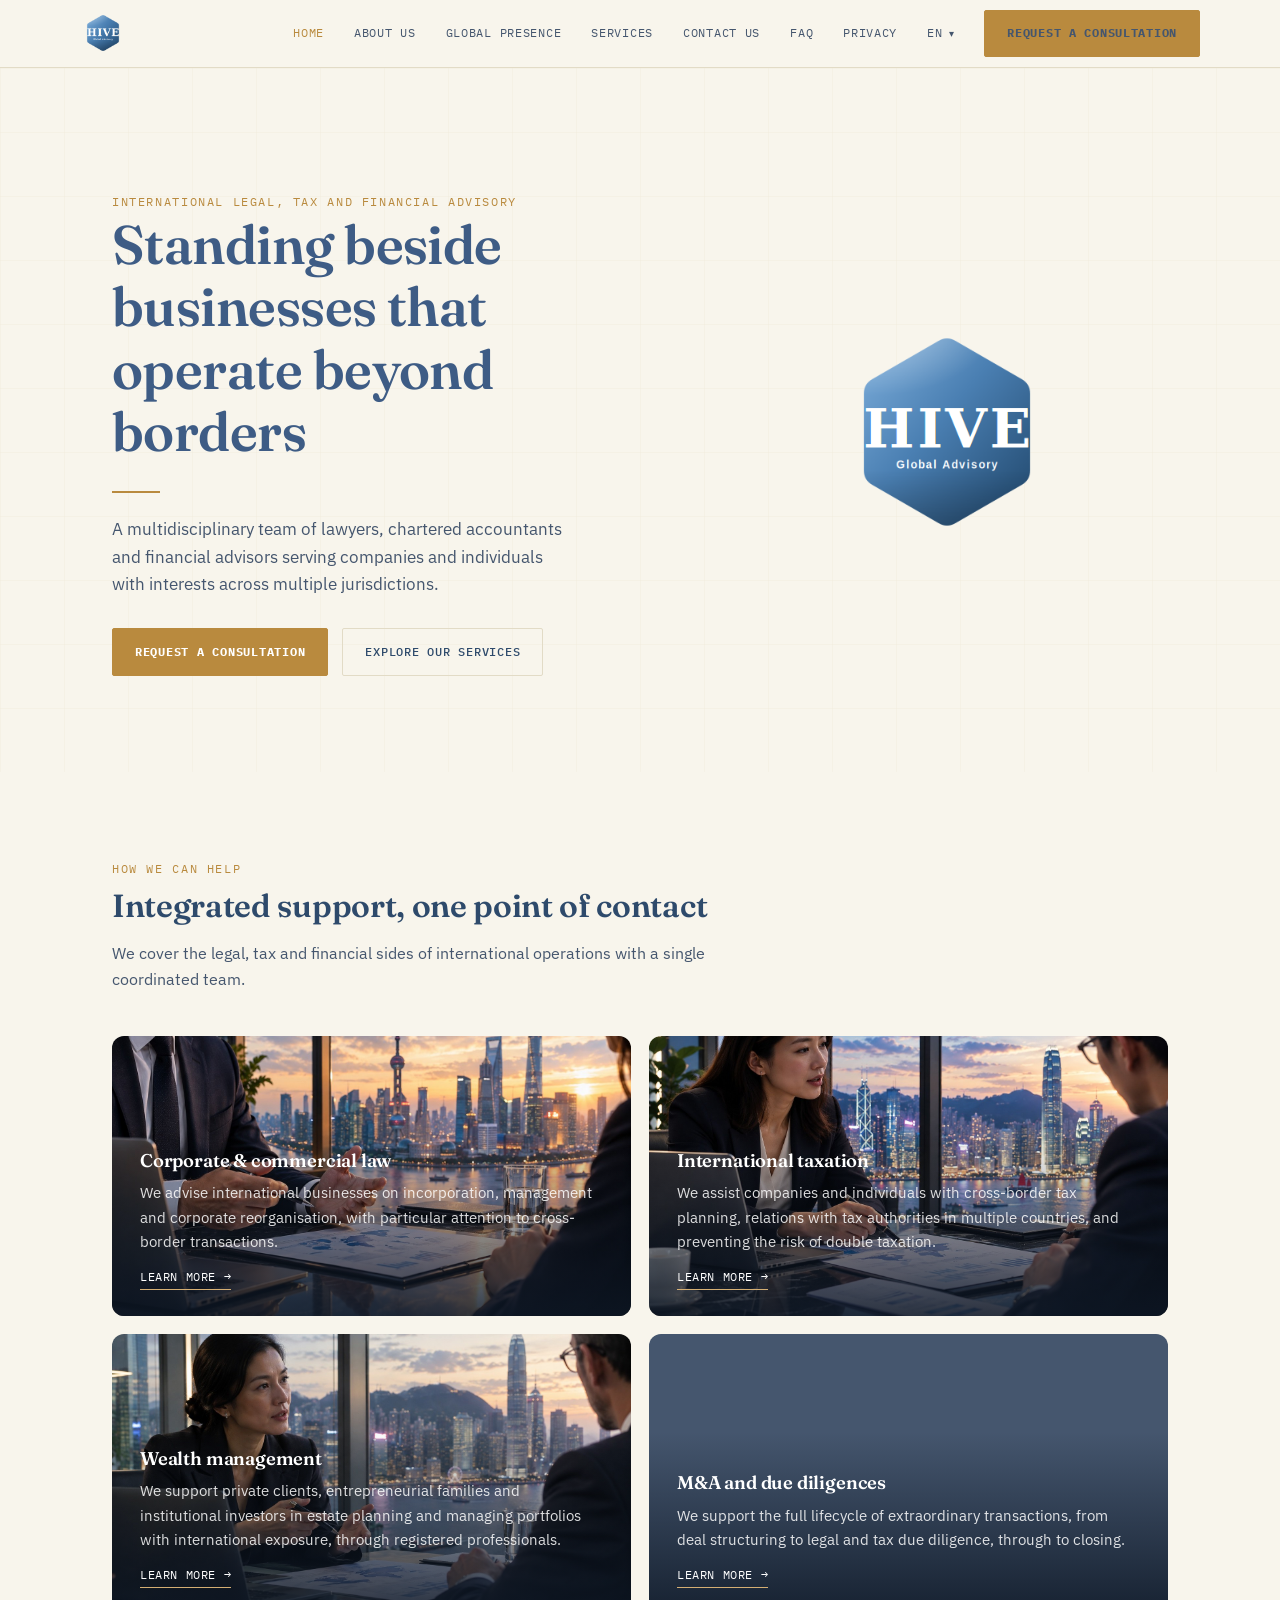
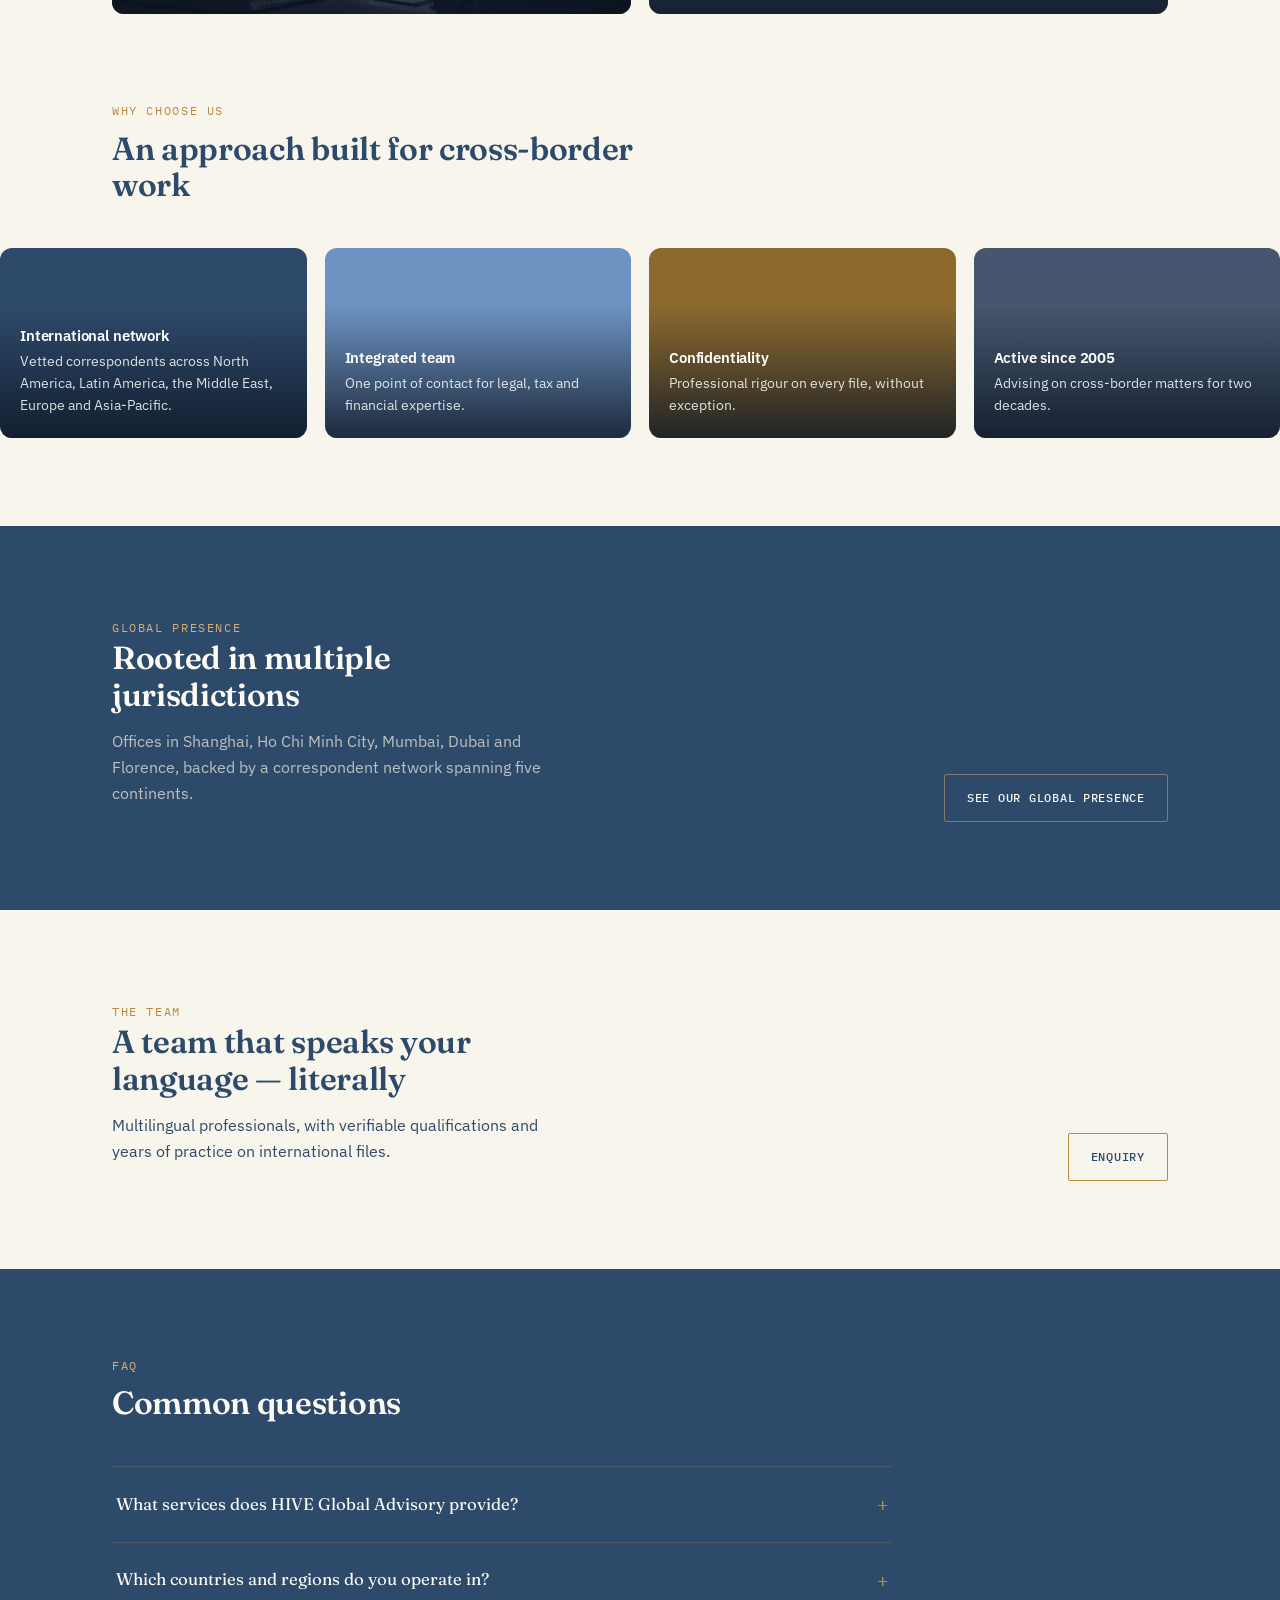
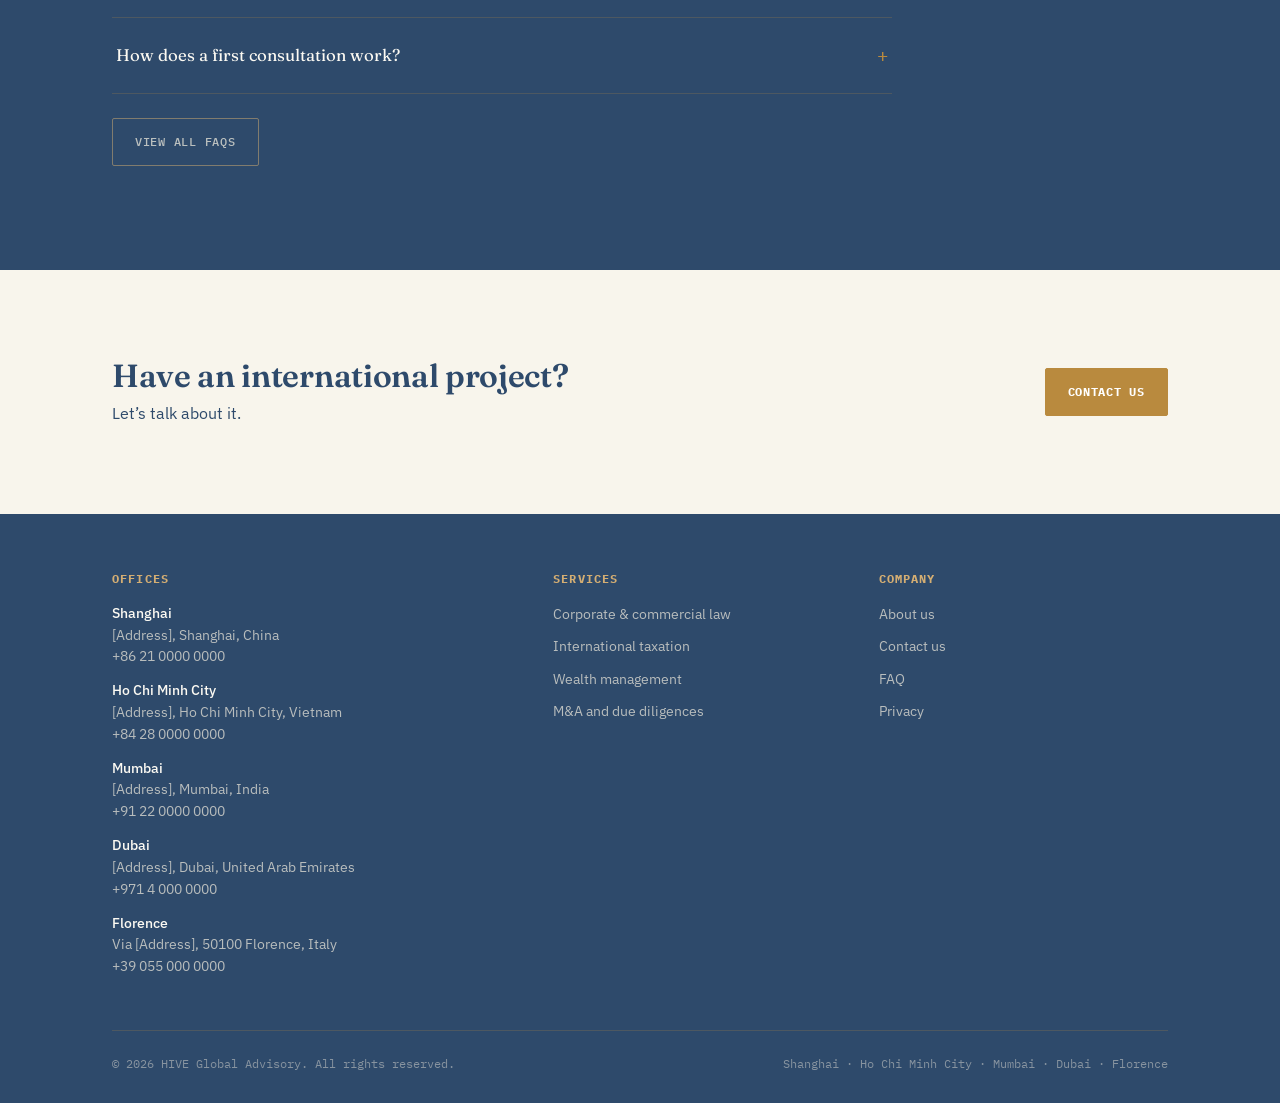
<file: index.html>
<!DOCTYPE html>
<html lang="en">
<head>
<meta charset="UTF-8">
<meta name="viewport" content="width=device-width, initial-scale=1.0">
<title>HIVE Global Advisory</title>
<meta name="description" content="International legal, tax and financial advisory. Choose your language.">
<link rel="preconnect" href="https://fonts.googleapis.com">
<link rel="preconnect" href="https://fonts.gstatic.com" crossorigin>
<link href="https://fonts.googleapis.com/css2?family=Fraunces:opsz,wght@9..144,500;9..144,600&family=IBM+Plex+Mono:wght@400;500&display=swap" rel="stylesheet">
<link rel="stylesheet" href="css/style.css">
<style>
  body{ background:var(--ink); color:var(--parchment); min-height:100vh; display:flex; align-items:center; justify-content:center; }
  .gate{ text-align:center; padding:40px 24px; }
  .gate img{ width:84px; height:84px; margin-bottom:22px; }
  .gate h1{ color:var(--white); font-size:1.6rem; margin-bottom:8px; }
  .gate p{ color:rgba(243,238,223,.65); margin-bottom:34px; font-family:var(--font-mono); font-size:.78rem; letter-spacing:.08em; text-transform:uppercase; }
  .gate-grid{ display:flex; flex-wrap:wrap; gap:10px; justify-content:center; max-width:460px; }
  .gate-card{ font-family:var(--font-body); font-size:.95rem; text-decoration:none; color:var(--parchment); border:1px solid var(--brass); padding:12px 20px; min-width:130px; transition:background .15s ease; }
  a.gate-card:hover{ background:var(--ink-line); }
  .gate-card.soon{ border-color:var(--ink-line); color:rgba(243,238,223,.4); }
  .gate-card.soon em{ display:block; font-style:normal; font-family:var(--font-mono); font-size:.62rem; letter-spacing:.06em; text-transform:uppercase; margin-top:3px; }
</style>
</head>
<body>
  <div class="gate">
    <img src="assets/logo-mark.svg" alt="HIVE Global Advisory">
    <h1>HIVE Global Advisory</h1>
    <p>Choose your language &middot; Scegli la lingua</p>
    <div class="gate-grid">
      <a class="gate-card" href="en/index.html" hreflang="en">English</a>
<a class="gate-card" href="it/index.html" hreflang="it">Italiano</a>
<span class="gate-card soon">Deutsch <em>soon</em></span>
<span class="gate-card soon">Français <em>soon</em></span>
<span class="gate-card soon">Español <em>soon</em></span>
<span class="gate-card soon">العربية <em>soon</em></span>
<span class="gate-card soon">Русский <em>soon</em></span>
    </div>
  </div>
  <script>
    (function(){
      var supported = ['en', 'it'];
      var pref = (navigator.language || "en").slice(0,2).toLowerCase();
      if (supported.indexOf(pref) !== -1) {
        window.location.replace(pref + "/index.html");
      }
    })();
  </script>
</body>
</html>
</file>
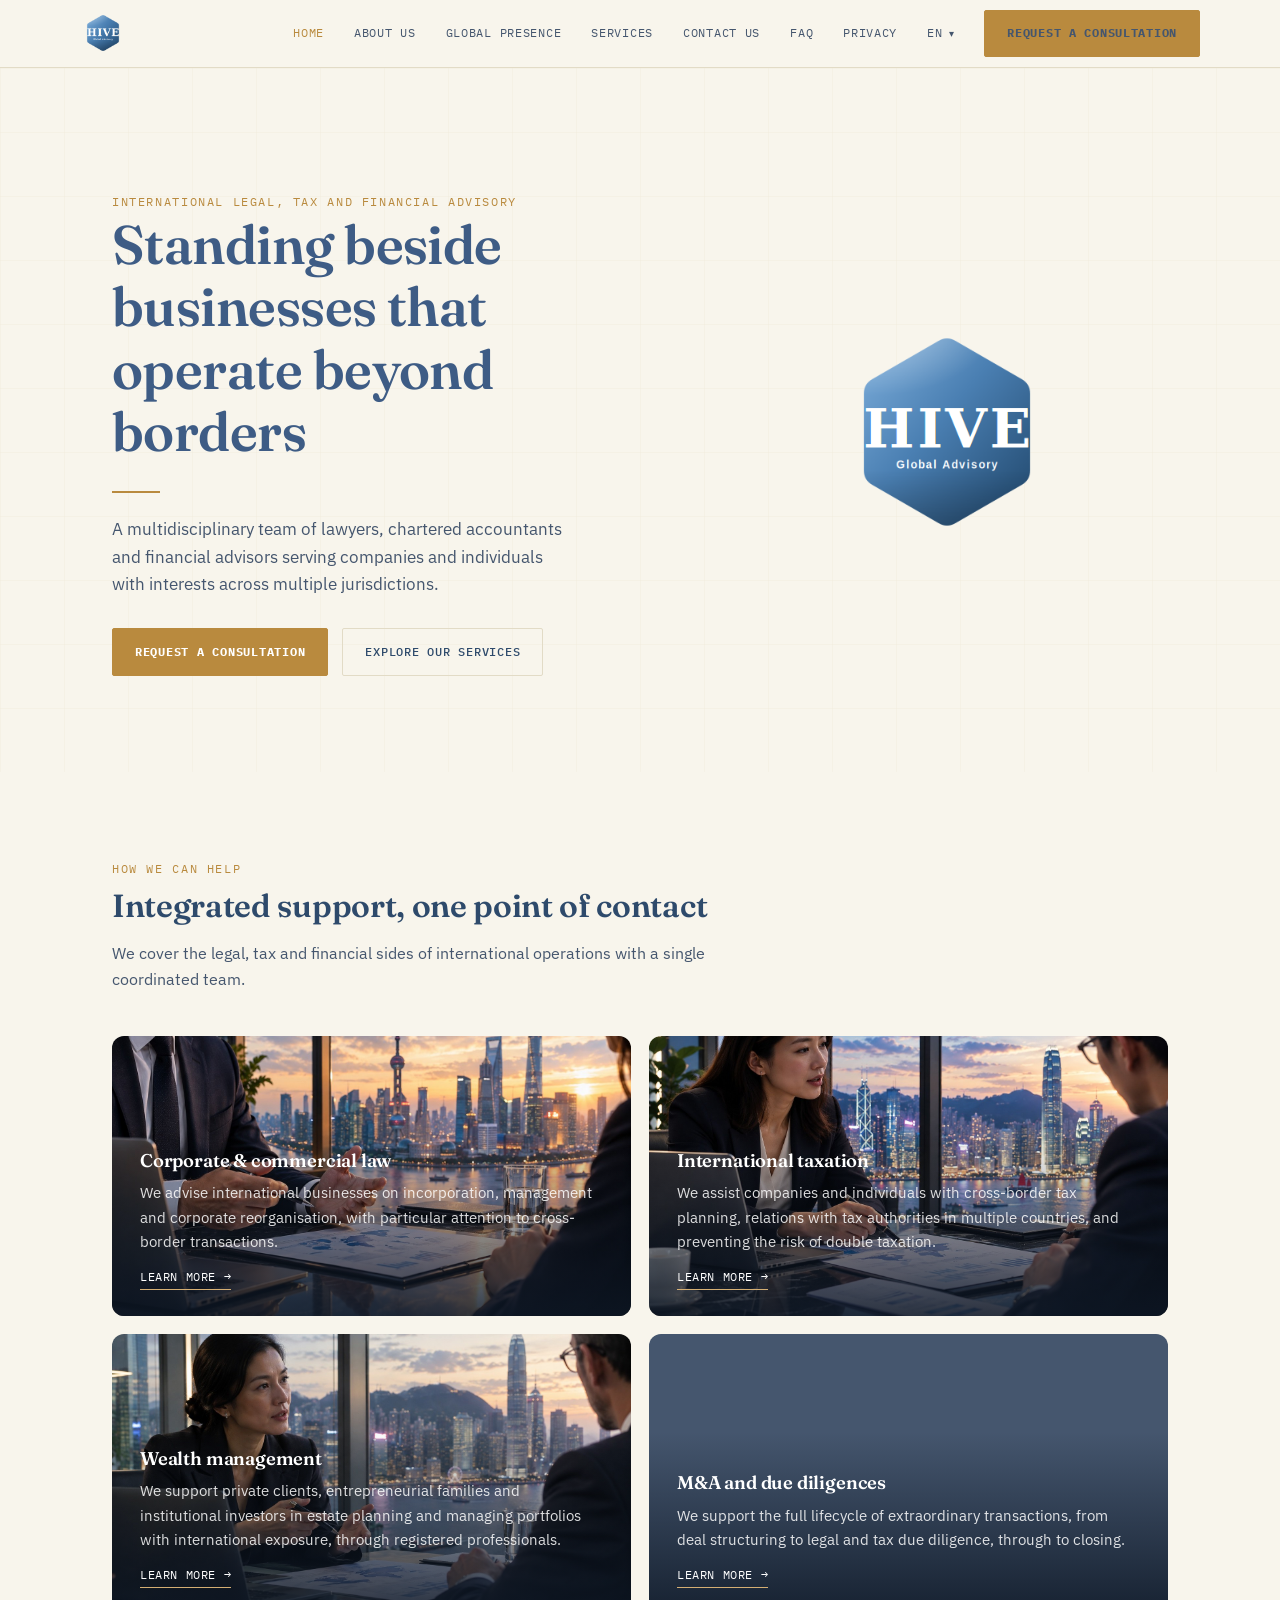
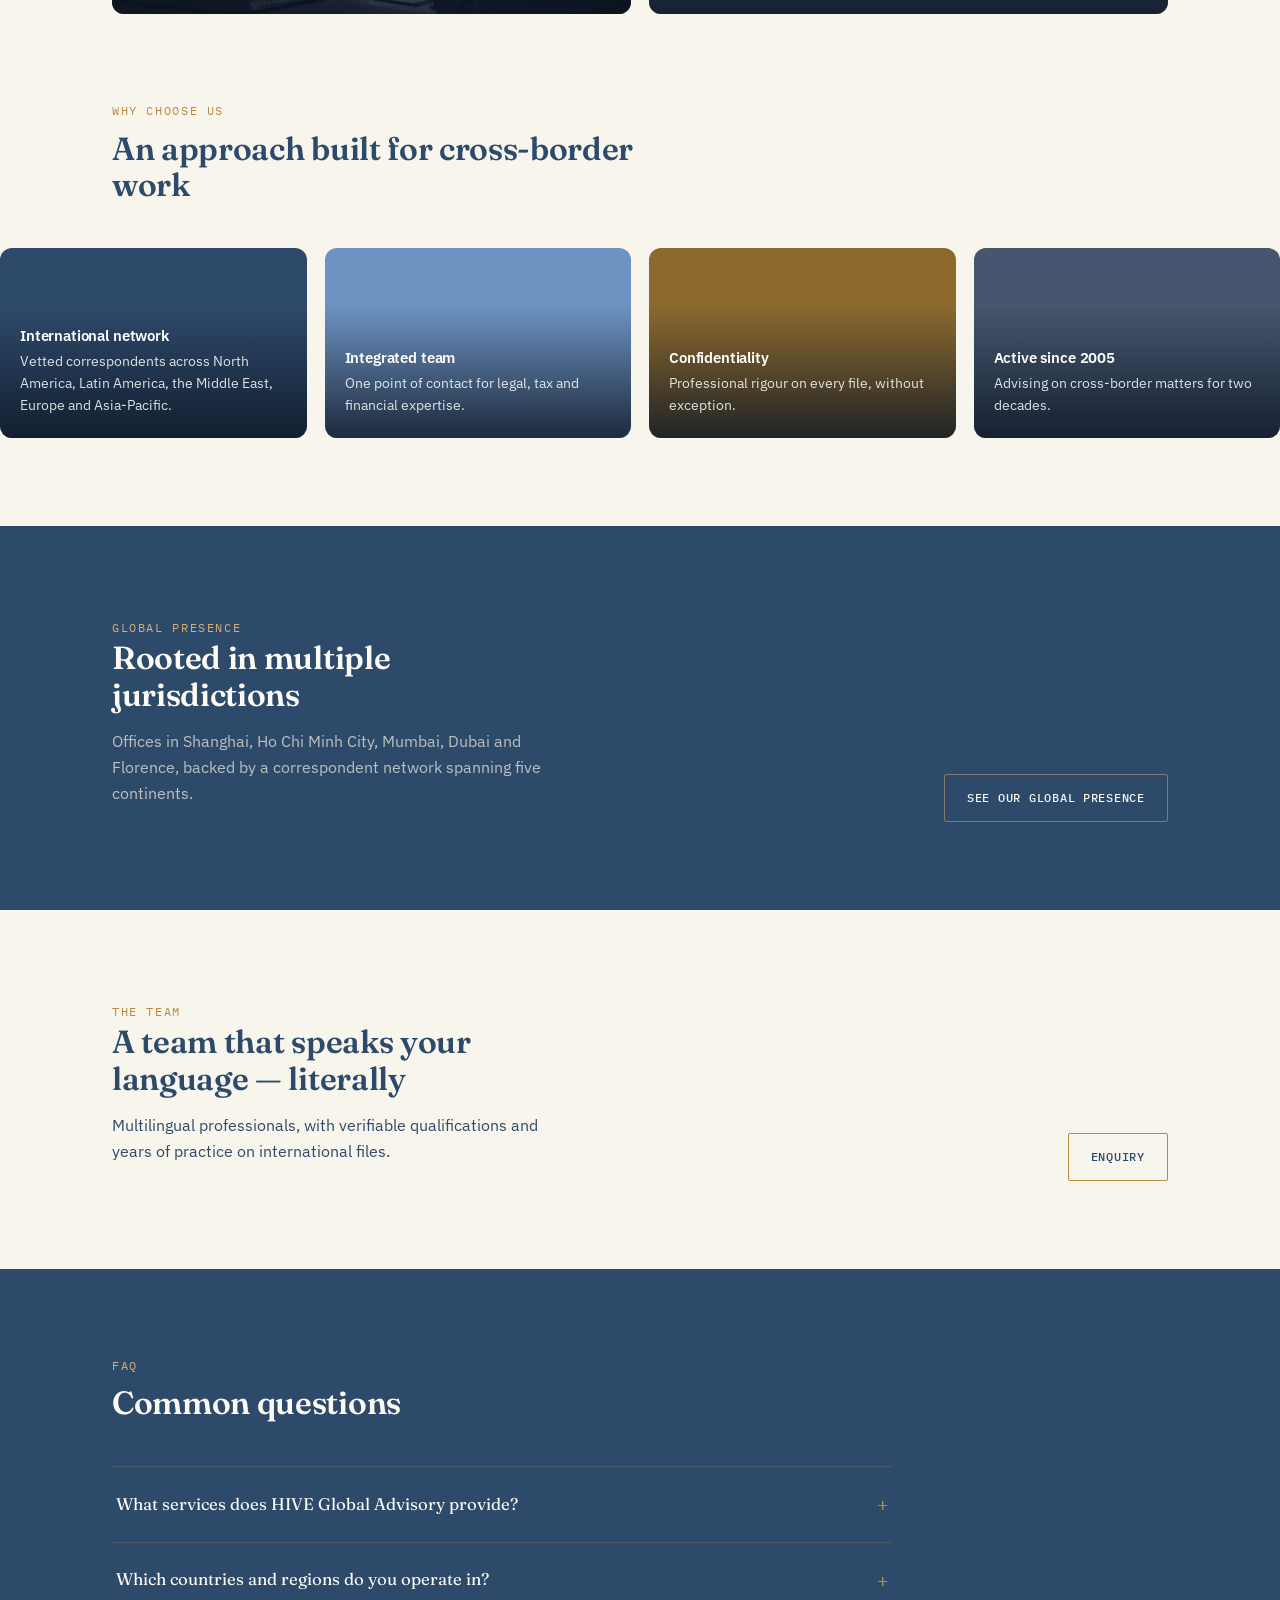
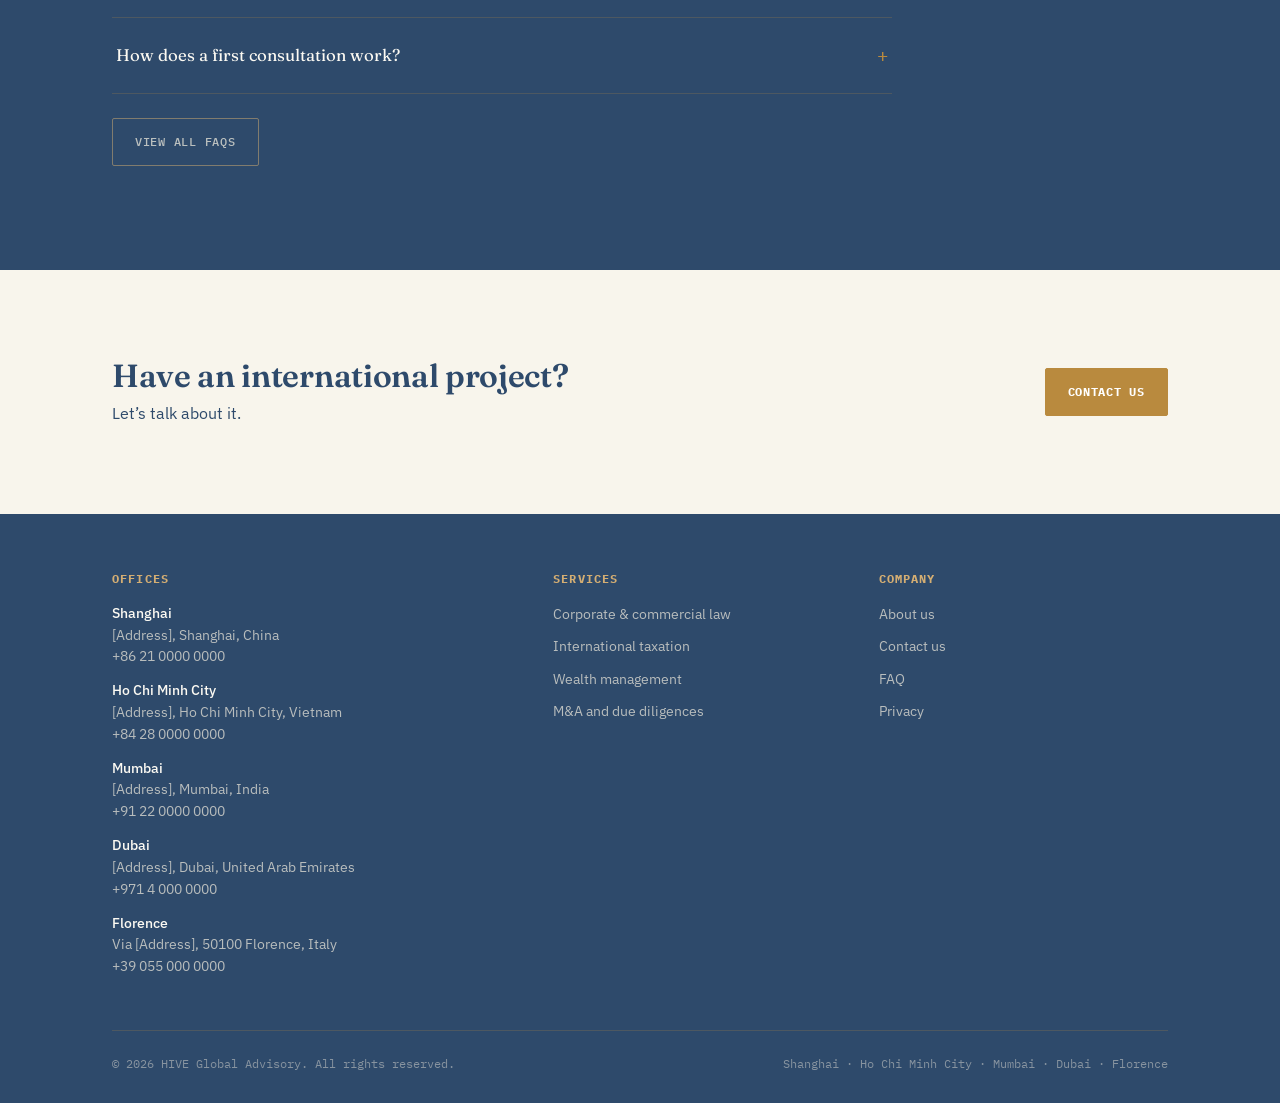
<file: en/index.html>
<!DOCTYPE html>
<html lang="en" dir="ltr">
<head>
<meta charset="UTF-8">
<meta name="viewport" content="width=device-width, initial-scale=1.0">
<title>HIVE Global Advisory — International legal, tax and financial advisory</title>
<meta name="description" content="A multidisciplinary team of lawyers, chartered accountants and financial advisors serving companies and individuals with interests across multiple jurisdictions.">
<link rel="canonical" href="https://hiveglobaladvisory.com/en/index.html">
<link rel="alternate" hreflang="en" href="https://hiveglobaladvisory.com/en/index.html">
<link rel="alternate" hreflang="it" href="https://hiveglobaladvisory.com/it/index.html">
<link rel="alternate" hreflang="x-default" href="https://hiveglobaladvisory.com/en/index.html">
<meta property="og:type" content="website">
<meta property="og:site_name" content="HIVE Global Advisory">
<meta property="og:locale" content="en_US">
<meta property="og:title" content="HIVE Global Advisory — International legal, tax and financial advisory">
<meta property="og:description" content="A multidisciplinary team of lawyers, chartered accountants and financial advisors serving companies and individuals with interests across multiple jurisdictions.">
<meta property="og:url" content="https://hiveglobaladvisory.com/en/index.html">
<meta property="og:image" content="https://hiveglobaladvisory.com/assets/og-image.png">
<meta name="twitter:card" content="summary_large_image">
<meta name="twitter:title" content="HIVE Global Advisory — International legal, tax and financial advisory">
<meta name="twitter:description" content="A multidisciplinary team of lawyers, chartered accountants and financial advisors serving companies and individuals with interests across multiple jurisdictions.">
<meta name="twitter:image" content="https://hiveglobaladvisory.com/assets/og-image.png">
<link rel="icon" href="../assets/logo-mark.svg" type="image/svg+xml">
<link rel="icon" href="../assets/favicon.png" sizes="any">
<link rel="preconnect" href="https://fonts.googleapis.com">
<link rel="preconnect" href="https://fonts.gstatic.com" crossorigin>
<link href="https://fonts.googleapis.com/css2?family=Fraunces:opsz,wght@9..144,500;9..144,600&family=IBM+Plex+Sans:wght@400;500;600&family=IBM+Plex+Mono:wght@400;500;700&display=swap" rel="stylesheet">
<link rel="stylesheet" href="../css/style.css">
</head>
<body>

<header class="site">
  <div class="wrap bar">
    <a href="index.html" class="mark">
      <img src="../assets/logo-full.png" alt="HIVE Global Advisory">
    </a>
    <input type="checkbox" id="nav-toggle">
    <label for="nav-toggle" class="nav-btn">Menu</label>
    <nav class="primary">
      <a href="index.html" aria-current="page">Home</a>
      <a href="about-us.html">About us</a>
      <a href="global-presence.html">Global presence</a>
      <a href="services.html">Services</a>
      <a href="contact-us.html">Contact us</a>
      <a href="faq.html">FAQ</a>
      <a href="privacy.html">Privacy</a>
      <details class="lang-switch">
        <summary>EN <span class="chev">▾</span></summary>
        <div class="lang-menu">
          <a href="../en/index.html" aria-current="true">English</a>
          <a href="../it/index.html">Italiano</a>
          <a class="soon" href="#" aria-disabled="true">Deutsch <span class="tag">soon</span></a>
          <a class="soon" href="#" aria-disabled="true">Français <span class="tag">soon</span></a>
          <a class="soon" href="#" aria-disabled="true">Español <span class="tag">soon</span></a>
          <a class="soon" href="#" aria-disabled="true">العربية <span class="tag">soon</span></a>
          <a class="soon" href="#" aria-disabled="true">Русский <span class="tag">soon</span></a>
        </div>
      </details>
      <a href="contact-us.html" class="btn btn-solid">Request a consultation</a>
    </nav>
  </div>
</header>

<section class="hero">
  <svg class="graticule" width="100%" height="100%" aria-hidden="true"><defs><pattern id="grid" width="64" height="64" patternUnits="userSpaceOnUse"><path d="M 64 0 L 0 0 0 64" fill="none" stroke="#B98A3E" stroke-width="0.5"/></pattern></defs><rect width="100%" height="100%" fill="url(#grid)"/></svg>
  <div class="wrap hero-grid">
    <div class="hero-copy">
      <span class="eyebrow">International legal, tax and financial advisory</span>
      <h1>Standing beside businesses that operate beyond borders</h1>
      <div class="rule"></div>
      <p class="lede">A multidisciplinary team of lawyers, chartered accountants and financial advisors serving companies and individuals with interests across multiple jurisdictions.</p>
      <div class="cta-row">
        <a href="contact-us.html" class="btn btn-solid">Request a consultation</a>
        <a href="services.html" class="btn btn-ghost">Explore our services</a>
      </div>
    </div>
    <div class="hero-logo">
      <img src="../assets/logo-full.png" alt="HIVE Global Advisory" width="240" height="240">
    </div>
  </div>
</section>

<section>
  <div class="wrap">
    <div class="section-head">
      <span class="eyebrow">How we can help</span>
      <h2>Integrated support, one point of contact</h2>
      <p>We cover the legal, tax and financial sides of international operations with a single coordinated team.</p>
    </div>
    <div class="articles">
      <div class="article" style="background-image:url(../assets/card-corporate.jpg)">
        <h3>Corporate &amp; commercial law</h3>
        <p>We advise international businesses on incorporation, management and corporate reorganisation, with particular attention to cross-border transactions.</p>
        <a class="more" href="services.html#corporate">Learn more →</a>
      </div>
      <div class="article" style="background-image:url(../assets/card-tax.jpg)">
        <h3>International taxation</h3>
        <p>We assist companies and individuals with cross-border tax planning, relations with tax authorities in multiple countries, and preventing the risk of double taxation.</p>
        <a class="more" href="services.html#tax">Learn more →</a>
      </div>
      <div class="article" style="background-image:url(../assets/card-wealth.jpg)">
        <h3>Wealth management</h3>
        <p>We support private clients, entrepreneurial families and institutional investors in estate planning and managing portfolios with international exposure, through registered professionals.</p>
        <a class="more" href="services.html#wealth">Learn more →</a>
      </div>
      <div class="article">
        <h3>M&amp;A and due diligences</h3>
        <p>We support the full lifecycle of extraordinary transactions, from deal structuring to legal and tax due diligence, through to closing.</p>
        <a class="more" href="services.html#ma">Learn more →</a>
      </div>
    </div>
  </div>
</section>

<section style="padding-top:0;">
  <div class="wrap">
    <div class="section-head">
      <span class="eyebrow">Why choose us</span>
      <h2>An approach built for cross-border work</h2>
    </div>
  </div>
  <div class="facts">
    <div class="fact"><h3>International network</h3><p>Vetted correspondents across North America, Latin America, the Middle East, Europe and Asia-Pacific.</p></div>
    <div class="fact"><h3>Integrated team</h3><p>One point of contact for legal, tax and financial expertise.</p></div>
    <div class="fact"><h3>Confidentiality</h3><p>Professional rigour on every file, without exception.</p></div>
    <div class="fact"><h3>Active since 2005</h3><p>Advising on cross-border matters for two decades.</p></div>
  </div>
</section>

<section class="on-ink">
  <div class="wrap team-split">
    <div class="copy">
      <span class="eyebrow">Global presence</span>
      <h2>Rooted in multiple jurisdictions</h2>
      <p class="lede-sm">Offices in Shanghai, Ho Chi Minh City, Mumbai, Dubai and Florence, backed by a correspondent network spanning five continents.</p>
    </div>
    <a href="global-presence.html" class="btn btn-ghost">See our global presence</a>
  </div>
</section>

<section>
  <div class="wrap team-split">
    <div class="copy">
      <span class="eyebrow">The team</span>
      <h2>A team that speaks your language — literally</h2>
      <p>Multilingual professionals, with verifiable qualifications and years of practice on international files.</p>
    </div>
    <a href="about-us.html" class="btn btn-ghost">Enquiry</a>
  </div>
</section>

<section class="on-ink">
  <div class="wrap">
    <div class="section-head">
      <span class="eyebrow">FAQ</span>
      <h2>Common questions</h2>
    </div>
    <div class="faq-list">
      <details class="faq-item">
        <summary>What services does HIVE Global Advisory provide? <span class="plus">+</span></summary>
        <div class="answer">We provide integrated legal, tax and financial advisory services for cross-border business and private clients, spanning corporate &amp; commercial law, international taxation, wealth management, and M&amp;A &amp; due diligence. Our team coordinates across disciplines so you have a single point of contact for complex, multi-jurisdiction matters.</div>
      </details>
      <details class="faq-item">
        <summary>Which countries and regions do you operate in? <span class="plus">+</span></summary>
        <div class="answer">We operate directly from our offices in Shanghai, Ho Chi Minh City, Mumbai, Dubai and Florence, and work through a vetted network of correspondent firms across North America, Latin America, the Middle East, Europe and Asia-Pacific. See our Global presence page for the full picture.</div>
      </details>
      <details class="faq-item">
        <summary>How does a first consultation work? <span class="plus">+</span></summary>
        <div class="answer">Share a short description of your situation through our contact form, and a member of our team will reach out within 1-2 business days to arrange an introductory call at no obligation.</div>
      </details>
    </div>
    <p style="margin-top:24px;"><a href="faq.html" class="btn btn-ghost">View all FAQs</a></p>
  </div>
</section>

<section class="cta-band">
  <div class="wrap">
    <div>
      <h2>Have an international project?</h2>
      <p style="margin:0;">Let&rsquo;s talk about it.</p>
    </div>
    <a href="contact-us.html" class="btn btn-solid">Contact us</a>
  </div>
</section>

<footer class="site">
  <div class="wrap">
    <div class="grid">
      <div>
        <h4>Offices</h4>
        <div class="office"><span class="city">Shanghai</span><br>[Address], Shanghai, China<br>+86 21 0000 0000</div>
        <div class="office"><span class="city">Ho Chi Minh City</span><br>[Address], Ho Chi Minh City, Vietnam<br>+84 28 0000 0000</div>
        <div class="office"><span class="city">Mumbai</span><br>[Address], Mumbai, India<br>+91 22 0000 0000</div>
        <div class="office"><span class="city">Dubai</span><br>[Address], Dubai, United Arab Emirates<br>+971 4 000 0000</div>
        <div class="office"><span class="city">Florence</span><br>Via [Address], 50100 Florence, Italy<br>+39 055 000 0000</div>
      </div>
      <div>
        <h4>Services</h4>
        <ul>
          <li><a href="services.html#corporate">Corporate &amp; commercial law</a></li>
          <li><a href="services.html#tax">International taxation</a></li>
          <li><a href="services.html#wealth">Wealth management</a></li>
          <li><a href="services.html#ma">M&amp;A and due diligences</a></li>
        </ul>
      </div>
      <div>
        <h4>Company</h4>
        <ul>
          <li><a href="about-us.html">About us</a></li>
          <li><a href="contact-us.html">Contact us</a></li>
          <li><a href="faq.html">FAQ</a></li>
          <li><a href="privacy.html">Privacy</a></li>
        </ul>
      </div>
    </div>
    <div class="bottom">
      <span>&copy; <span id="year">2026</span> HIVE Global Advisory. All rights reserved.</span>
      <span>Shanghai · Ho Chi Minh City · Mumbai · Dubai · Florence</span>
    </div>
  </div>
</footer>
<script src="../js/main.js"></script>
</body>
</html>
</file>
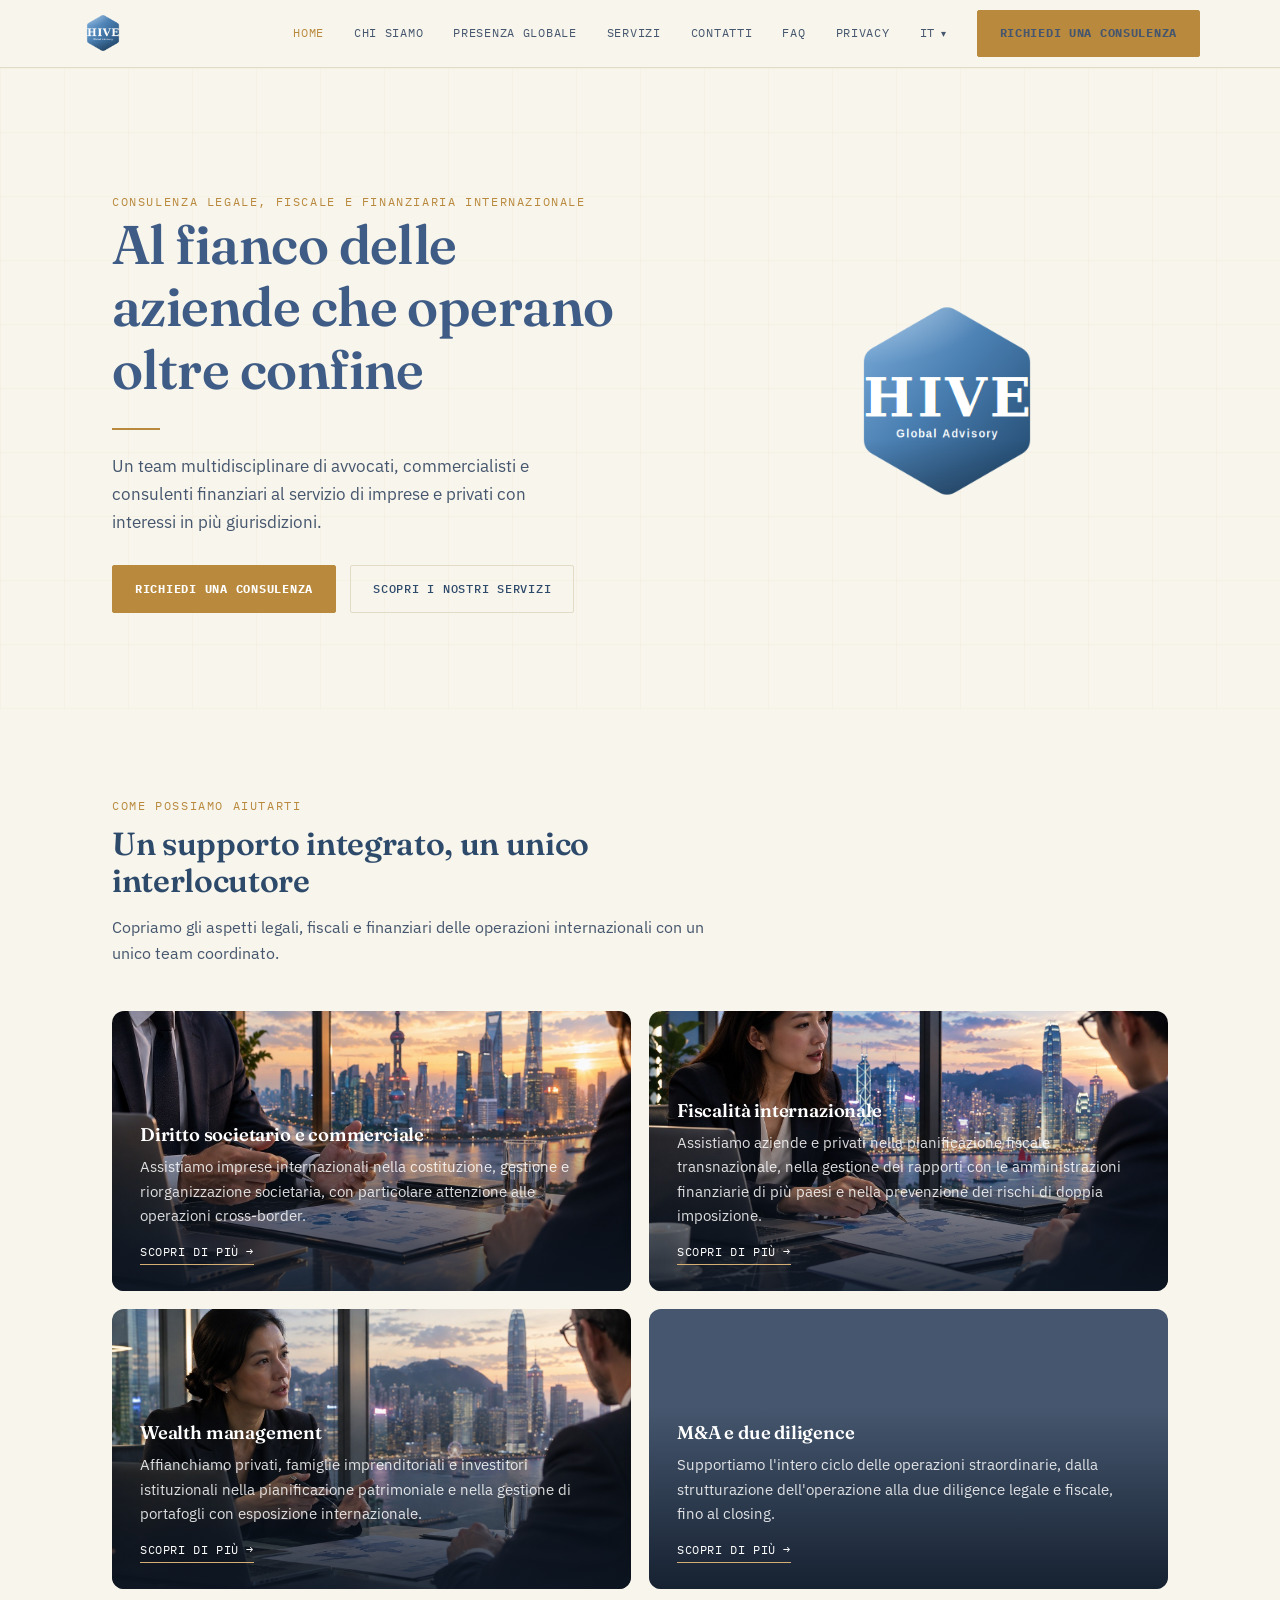
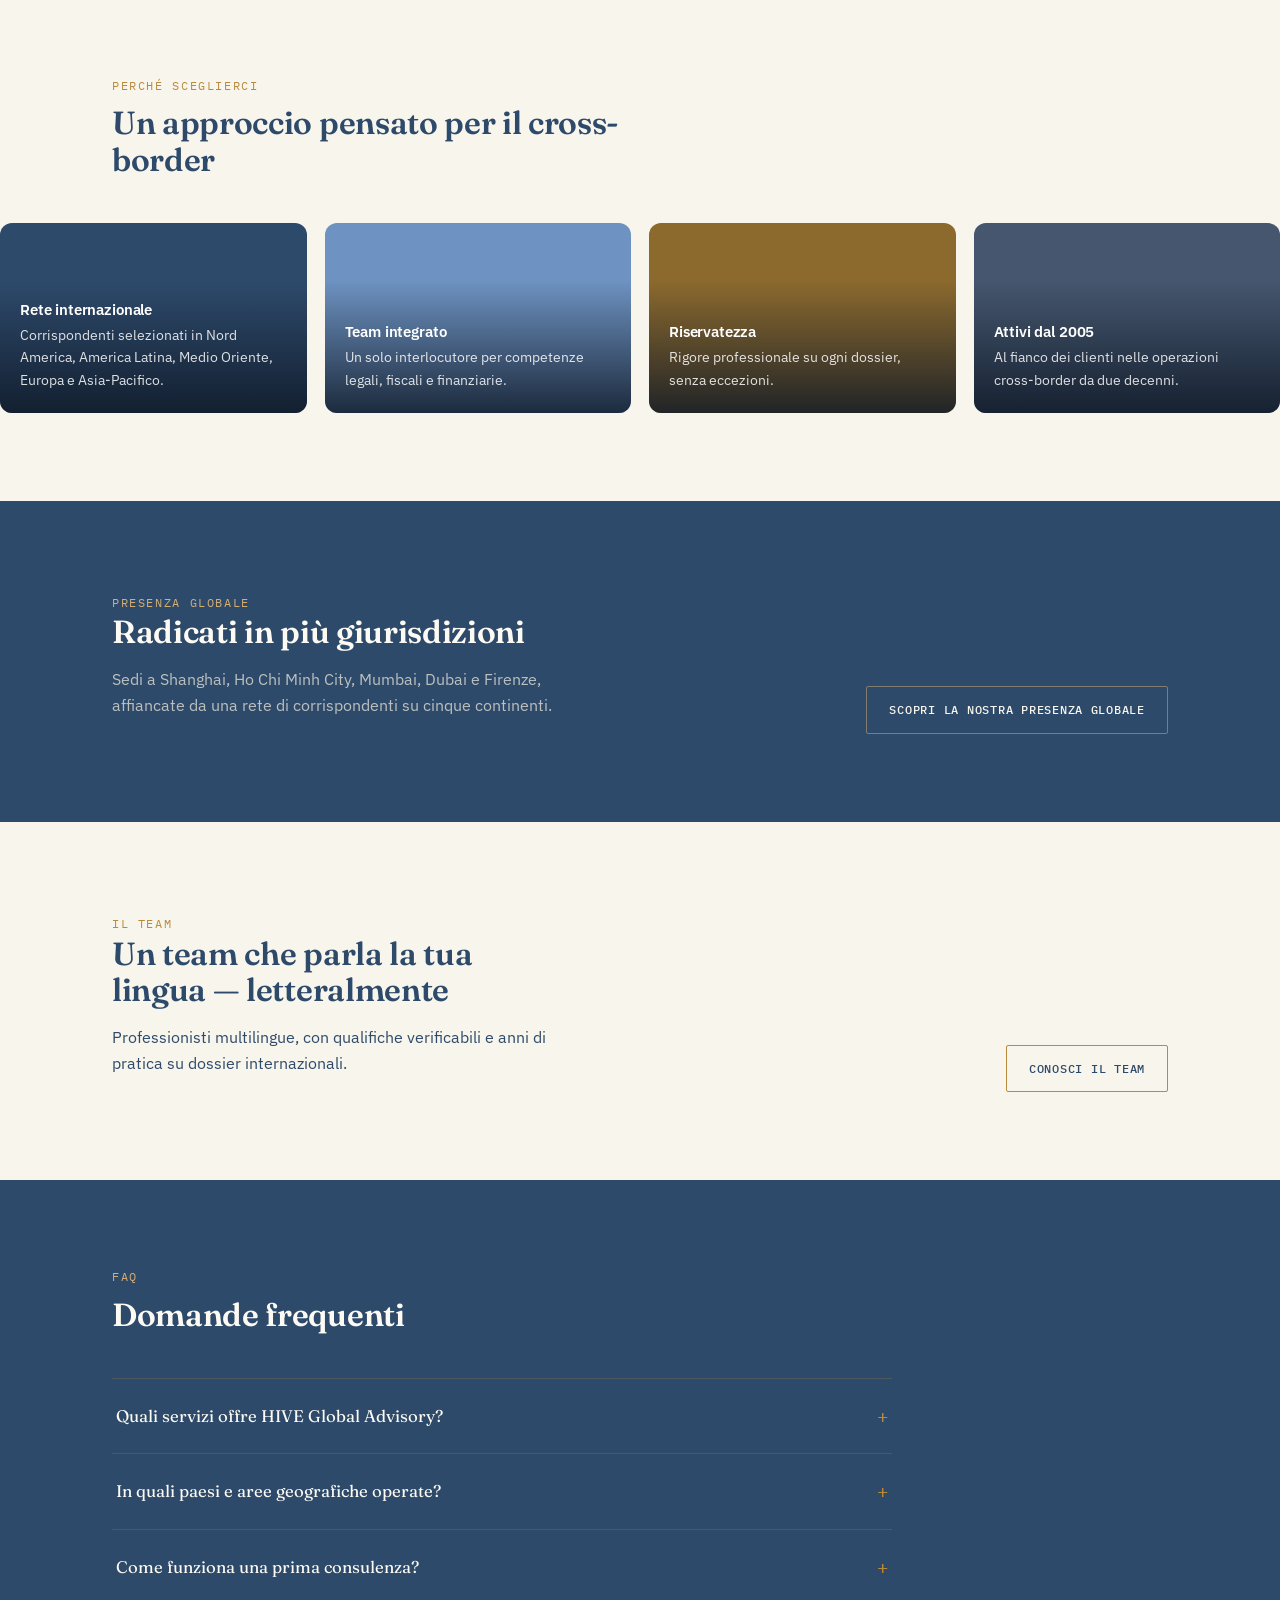
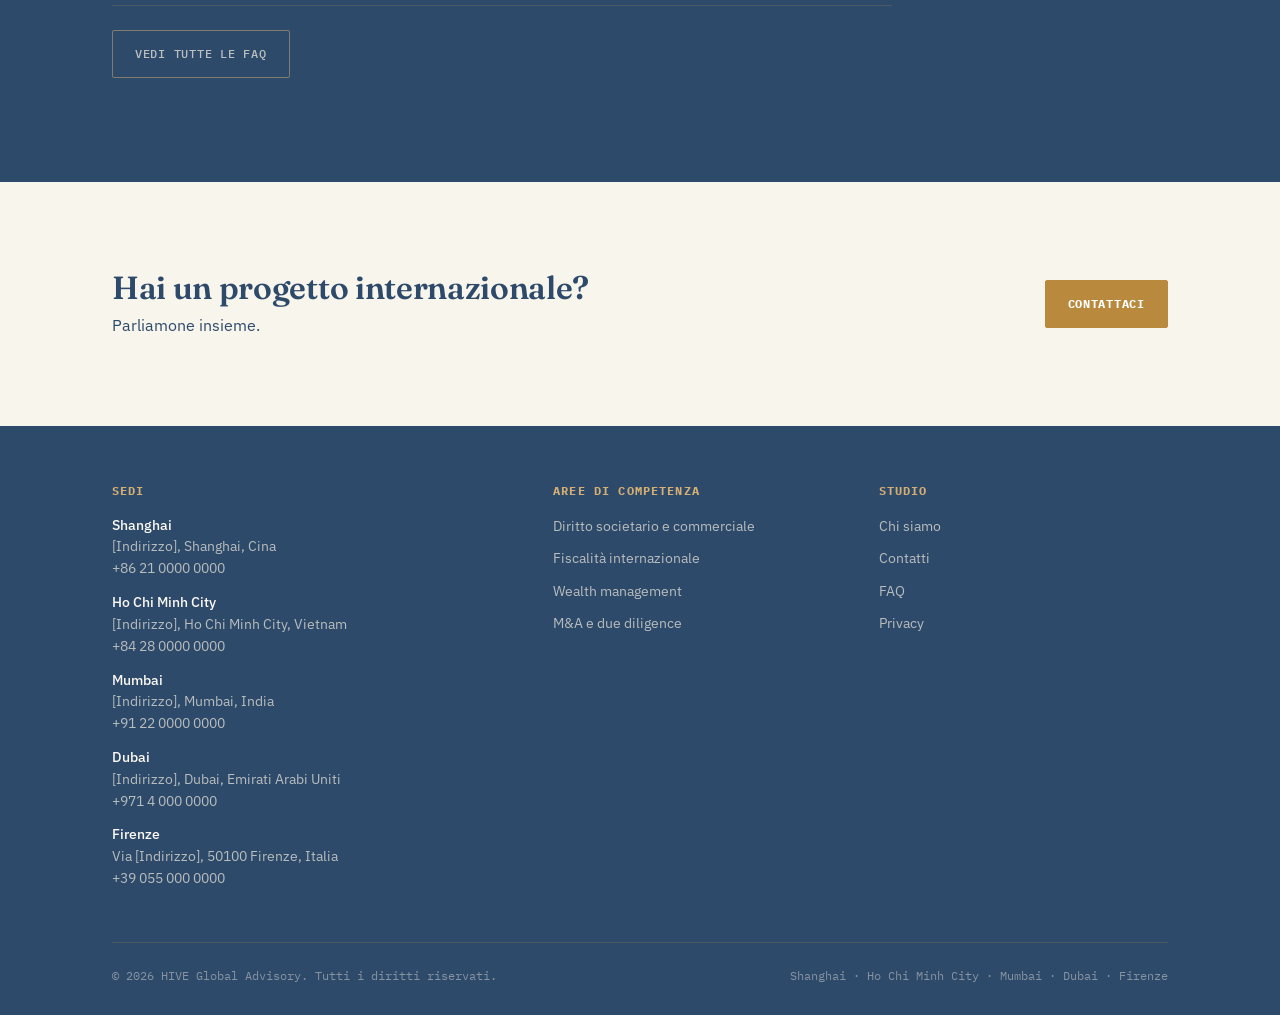
<file: it/index.html>
<!DOCTYPE html>
<html lang="it" dir="ltr">
<head>
<meta charset="UTF-8">
<meta name="viewport" content="width=device-width, initial-scale=1.0">
<title>HIVE Global Advisory — Consulenza legale, fiscale e finanziaria internazionale</title>
<meta name="description" content="Un team multidisciplinare di avvocati, commercialisti e consulenti finanziari al servizio di imprese e privati con interessi in più giurisdizioni.">
<link rel="canonical" href="https://hiveglobaladvisory.com/it/index.html">
<link rel="alternate" hreflang="en" href="https://hiveglobaladvisory.com/en/index.html">
<link rel="alternate" hreflang="it" href="https://hiveglobaladvisory.com/it/index.html">
<link rel="alternate" hreflang="x-default" href="https://hiveglobaladvisory.com/en/index.html">
<meta property="og:type" content="website">
<meta property="og:site_name" content="HIVE Global Advisory">
<meta property="og:locale" content="it_IT">
<meta property="og:title" content="HIVE Global Advisory — Consulenza legale, fiscale e finanziaria internazionale">
<meta property="og:description" content="Un team multidisciplinare di avvocati, commercialisti e consulenti finanziari al servizio di imprese e privati con interessi in più giurisdizioni.">
<meta property="og:url" content="https://hiveglobaladvisory.com/it/index.html">
<meta property="og:image" content="https://hiveglobaladvisory.com/assets/og-image.png">
<meta name="twitter:card" content="summary_large_image">
<meta name="twitter:title" content="HIVE Global Advisory — Consulenza legale, fiscale e finanziaria internazionale">
<meta name="twitter:description" content="Un team multidisciplinare di avvocati, commercialisti e consulenti finanziari al servizio di imprese e privati con interessi in più giurisdizioni.">
<meta name="twitter:image" content="https://hiveglobaladvisory.com/assets/og-image.png">
<link rel="icon" href="../assets/logo-mark.svg" type="image/svg+xml">
<link rel="icon" href="../assets/favicon.png" sizes="any">
<link rel="preconnect" href="https://fonts.googleapis.com">
<link rel="preconnect" href="https://fonts.gstatic.com" crossorigin>
<link href="https://fonts.googleapis.com/css2?family=Fraunces:opsz,wght@9..144,500;9..144,600&family=IBM+Plex+Sans:wght@400;500;600&family=IBM+Plex+Mono:wght@400;500;700&display=swap" rel="stylesheet">
<link rel="stylesheet" href="../css/style.css">
</head>
<body>

<header class="site">
  <div class="wrap bar">
    <a href="index.html" class="mark">
      <img src="../assets/logo-full.png" alt="HIVE Global Advisory">
    </a>
    <input type="checkbox" id="nav-toggle">
    <label for="nav-toggle" class="nav-btn">Menu</label>
    <nav class="primary">
      <a href="index.html" aria-current="page">Home</a>
      <a href="about-us.html">Chi siamo</a>
      <a href="global-presence.html">Presenza globale</a>
      <a href="services.html">Servizi</a>
      <a href="contact-us.html">Contatti</a>
      <a href="faq.html">FAQ</a>
      <a href="privacy.html">Privacy</a>
      <details class="lang-switch">
        <summary>IT <span class="chev">▾</span></summary>
        <div class="lang-menu">
          <a href="../en/index.html">English</a>
          <a href="../it/index.html" aria-current="true">Italiano</a>
          <a class="soon" href="#" aria-disabled="true">Deutsch <span class="tag">presto</span></a>
          <a class="soon" href="#" aria-disabled="true">Français <span class="tag">presto</span></a>
          <a class="soon" href="#" aria-disabled="true">Español <span class="tag">presto</span></a>
          <a class="soon" href="#" aria-disabled="true">العربية <span class="tag">presto</span></a>
          <a class="soon" href="#" aria-disabled="true">Русский <span class="tag">presto</span></a>
        </div>
      </details>
      <a href="contact-us.html" class="btn btn-solid">Richiedi una consulenza</a>
    </nav>
  </div>
</header>

<section class="hero">
  <svg class="graticule" width="100%" height="100%" aria-hidden="true"><defs><pattern id="grid" width="64" height="64" patternUnits="userSpaceOnUse"><path d="M 64 0 L 0 0 0 64" fill="none" stroke="#B98A3E" stroke-width="0.5"/></pattern></defs><rect width="100%" height="100%" fill="url(#grid)"/></svg>
  <div class="wrap hero-grid">
    <div class="hero-copy">
      <span class="eyebrow">Consulenza legale, fiscale e finanziaria internazionale</span>
      <h1>Al fianco delle aziende che operano oltre confine</h1>
      <div class="rule"></div>
      <p class="lede">Un team multidisciplinare di avvocati, commercialisti e consulenti finanziari al servizio di imprese e privati con interessi in più giurisdizioni.</p>
      <div class="cta-row">
        <a href="contact-us.html" class="btn btn-solid">Richiedi una consulenza</a>
        <a href="services.html" class="btn btn-ghost">Scopri i nostri servizi</a>
      </div>
    </div>
    <div class="hero-logo">
      <img src="../assets/logo-full.png" alt="HIVE Global Advisory" width="240" height="240">
    </div>
  </div>
</section>

<section>
  <div class="wrap">
    <div class="section-head">
      <span class="eyebrow">Come possiamo aiutarti</span>
      <h2>Un supporto integrato, un unico interlocutore</h2>
      <p>Copriamo gli aspetti legali, fiscali e finanziari delle operazioni internazionali con un unico team coordinato.</p>
    </div>
    <div class="articles">
      <div class="article" style="background-image:url(../assets/card-corporate.jpg)">
        <h3>Diritto societario e commerciale</h3>
        <p>Assistiamo imprese internazionali nella costituzione, gestione e riorganizzazione societaria, con particolare attenzione alle operazioni cross-border.</p>
        <a class="more" href="services.html#corporate">Scopri di più →</a>
      </div>
      <div class="article" style="background-image:url(../assets/card-tax.jpg)">
        <h3>Fiscalità internazionale</h3>
        <p>Assistiamo aziende e privati nella pianificazione fiscale transnazionale, nella gestione dei rapporti con le amministrazioni finanziarie di più paesi e nella prevenzione dei rischi di doppia imposizione.</p>
        <a class="more" href="services.html#tax">Scopri di più →</a>
      </div>
      <div class="article" style="background-image:url(../assets/card-wealth.jpg)">
        <h3>Wealth management</h3>
        <p>Affianchiamo privati, famiglie imprenditoriali e investitori istituzionali nella pianificazione patrimoniale e nella gestione di portafogli con esposizione internazionale.</p>
        <a class="more" href="services.html#wealth">Scopri di più →</a>
      </div>
      <div class="article">
        <h3>M&amp;A e due diligence</h3>
        <p>Supportiamo l'intero ciclo delle operazioni straordinarie, dalla strutturazione dell'operazione alla due diligence legale e fiscale, fino al closing.</p>
        <a class="more" href="services.html#ma">Scopri di più →</a>
      </div>
    </div>
  </div>
</section>

<section style="padding-top:0;">
  <div class="wrap">
    <div class="section-head">
      <span class="eyebrow">Perché sceglierci</span>
      <h2>Un approccio pensato per il cross-border</h2>
    </div>
  </div>
  <div class="facts">
    <div class="fact"><h3>Rete internazionale</h3><p>Corrispondenti selezionati in Nord America, America Latina, Medio Oriente, Europa e Asia-Pacifico.</p></div>
    <div class="fact"><h3>Team integrato</h3><p>Un solo interlocutore per competenze legali, fiscali e finanziarie.</p></div>
    <div class="fact"><h3>Riservatezza</h3><p>Rigore professionale su ogni dossier, senza eccezioni.</p></div>
    <div class="fact"><h3>Attivi dal 2005</h3><p>Al fianco dei clienti nelle operazioni cross-border da due decenni.</p></div>
  </div>
</section>

<section class="on-ink">
  <div class="wrap team-split">
    <div class="copy">
      <span class="eyebrow">Presenza globale</span>
      <h2>Radicati in più giurisdizioni</h2>
      <p class="lede-sm">Sedi a Shanghai, Ho Chi Minh City, Mumbai, Dubai e Firenze, affiancate da una rete di corrispondenti su cinque continenti.</p>
    </div>
    <a href="global-presence.html" class="btn btn-ghost">Scopri la nostra presenza globale</a>
  </div>
</section>

<section>
  <div class="wrap team-split">
    <div class="copy">
      <span class="eyebrow">Il team</span>
      <h2>Un team che parla la tua lingua — letteralmente</h2>
      <p>Professionisti multilingue, con qualifiche verificabili e anni di pratica su dossier internazionali.</p>
    </div>
    <a href="about-us.html" class="btn btn-ghost">Conosci il team</a>
  </div>
</section>

<section class="on-ink">
  <div class="wrap">
    <div class="section-head">
      <span class="eyebrow">FAQ</span>
      <h2>Domande frequenti</h2>
    </div>
    <div class="faq-list">
      <details class="faq-item">
        <summary>Quali servizi offre HIVE Global Advisory? <span class="plus">+</span></summary>
        <div class="answer">Offriamo una consulenza legale, fiscale e finanziaria integrata per aziende e privati con interessi internazionali, che copre diritto societario e commerciale, fiscalità internazionale, wealth management e M&amp;A/due diligence. Il nostro team coordina le diverse competenze per darti un unico punto di riferimento anche sui dossier più complessi.</div>
      </details>
      <details class="faq-item">
        <summary>In quali paesi e aree geografiche operate? <span class="plus">+</span></summary>
        <div class="answer">Operiamo direttamente dalle nostre sedi di Shanghai, Ho Chi Minh City, Mumbai, Dubai e Firenze, e ci avvaliamo di una rete selezionata di corrispondenti in Nord America, America Latina, Medio Oriente, Europa e Asia-Pacifico. Trovi il quadro completo nella pagina Presenza globale.</div>
      </details>
      <details class="faq-item">
        <summary>Come funziona una prima consulenza? <span class="plus">+</span></summary>
        <div class="answer">Descrivi brevemente la tua esigenza tramite il modulo di contatto: un membro del nostro team ti risponderà entro 1-2 giorni lavorativi per fissare una prima chiamata conoscitiva, senza impegno.</div>
      </details>
    </div>
    <p style="margin-top:24px;"><a href="faq.html" class="btn btn-ghost">Vedi tutte le FAQ</a></p>
  </div>
</section>

<section class="cta-band">
  <div class="wrap">
    <div>
      <h2>Hai un progetto internazionale?</h2>
      <p style="margin:0;">Parliamone insieme.</p>
    </div>
    <a href="contact-us.html" class="btn btn-solid">Contattaci</a>
  </div>
</section>

<footer class="site">
  <div class="wrap">
    <div class="grid">
      <div>
        <h4>Sedi</h4>
        <div class="office"><span class="city">Shanghai</span><br>[Indirizzo], Shanghai, Cina<br>+86 21 0000 0000</div>
        <div class="office"><span class="city">Ho Chi Minh City</span><br>[Indirizzo], Ho Chi Minh City, Vietnam<br>+84 28 0000 0000</div>
        <div class="office"><span class="city">Mumbai</span><br>[Indirizzo], Mumbai, India<br>+91 22 0000 0000</div>
        <div class="office"><span class="city">Dubai</span><br>[Indirizzo], Dubai, Emirati Arabi Uniti<br>+971 4 000 0000</div>
        <div class="office"><span class="city">Firenze</span><br>Via [Indirizzo], 50100 Firenze, Italia<br>+39 055 000 0000</div>
      </div>
      <div>
        <h4>Aree di competenza</h4>
        <ul>
          <li><a href="services.html#corporate">Diritto societario e commerciale</a></li>
          <li><a href="services.html#tax">Fiscalità internazionale</a></li>
          <li><a href="services.html#wealth">Wealth management</a></li>
          <li><a href="services.html#ma">M&amp;A e due diligence</a></li>
        </ul>
      </div>
      <div>
        <h4>Studio</h4>
        <ul>
          <li><a href="about-us.html">Chi siamo</a></li>
          <li><a href="contact-us.html">Contatti</a></li>
          <li><a href="faq.html">FAQ</a></li>
          <li><a href="privacy.html">Privacy</a></li>
        </ul>
      </div>
    </div>
    <div class="bottom">
      <span>&copy; <span id="year">2026</span> HIVE Global Advisory. Tutti i diritti riservati.</span>
      <span>Shanghai · Ho Chi Minh City · Mumbai · Dubai · Firenze</span>
    </div>
  </div>
</footer>
<script src="../js/main.js"></script>
</body>
</html>
</file>
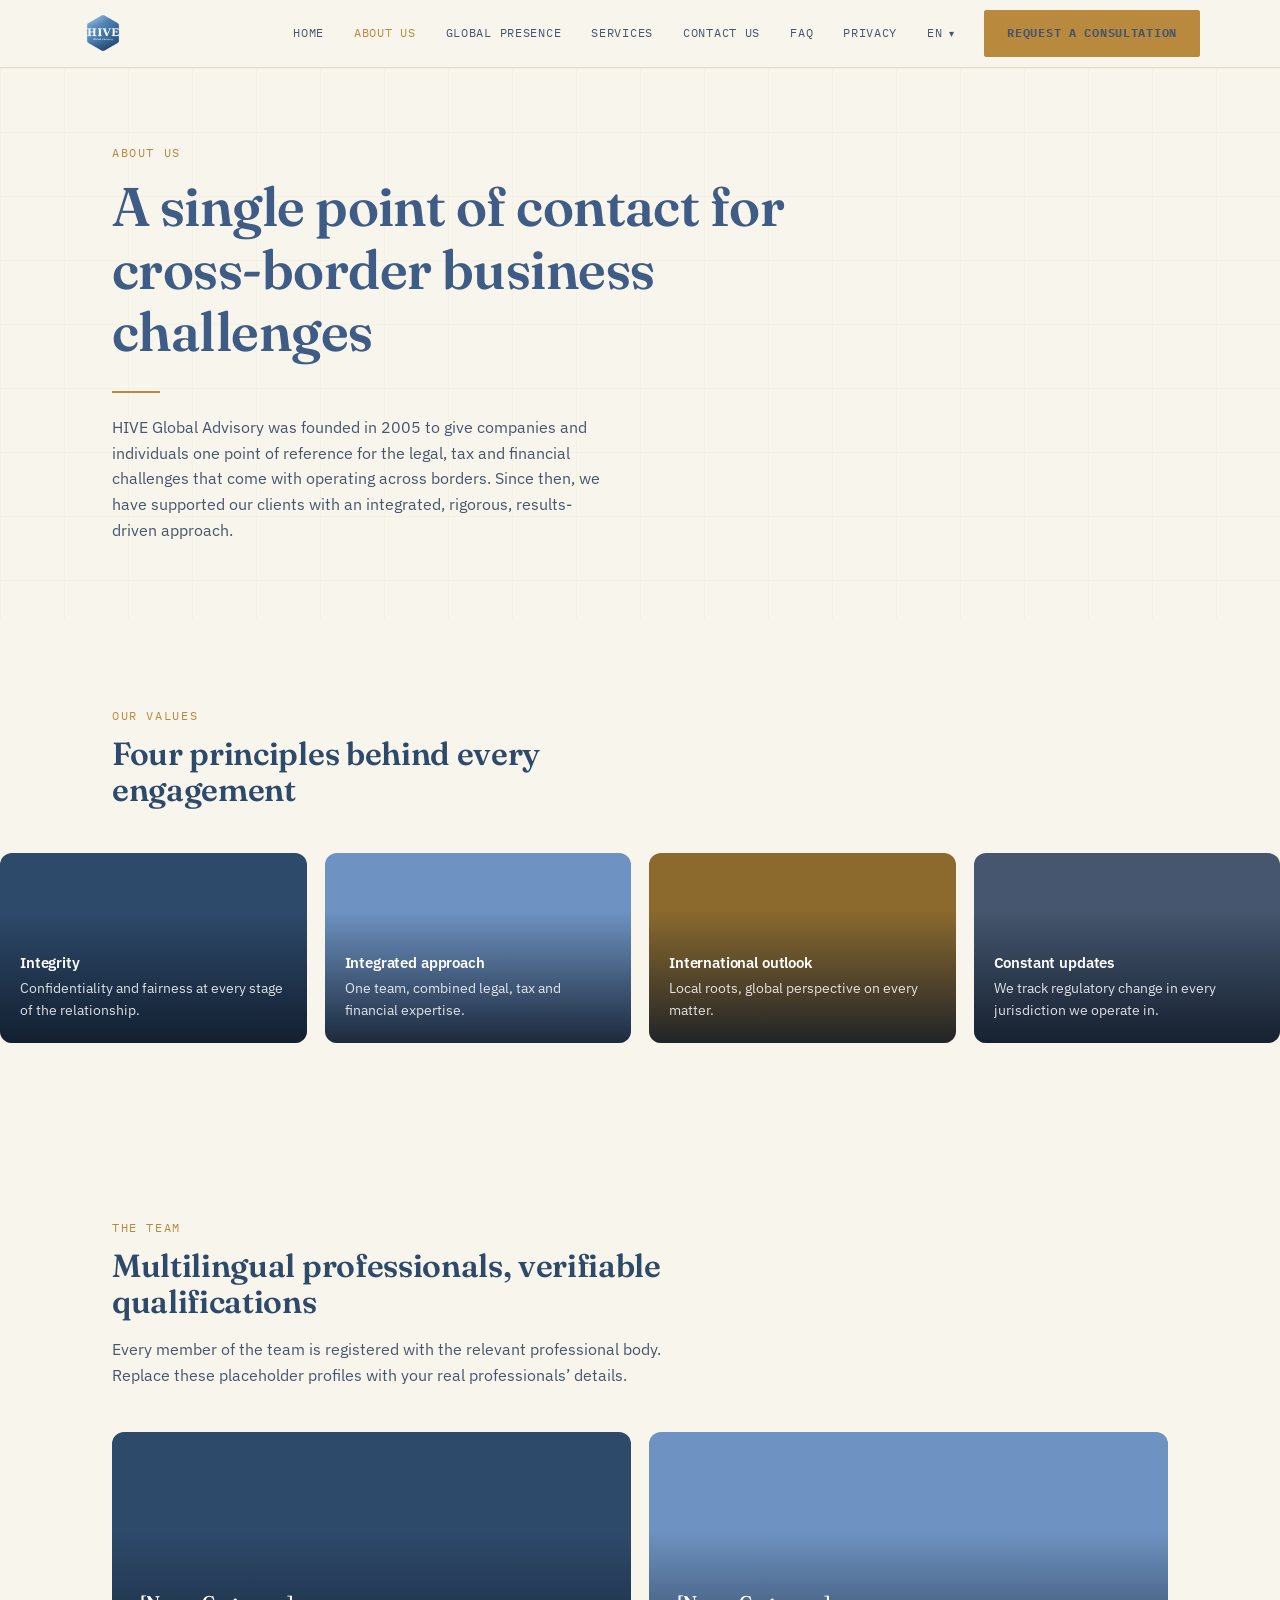
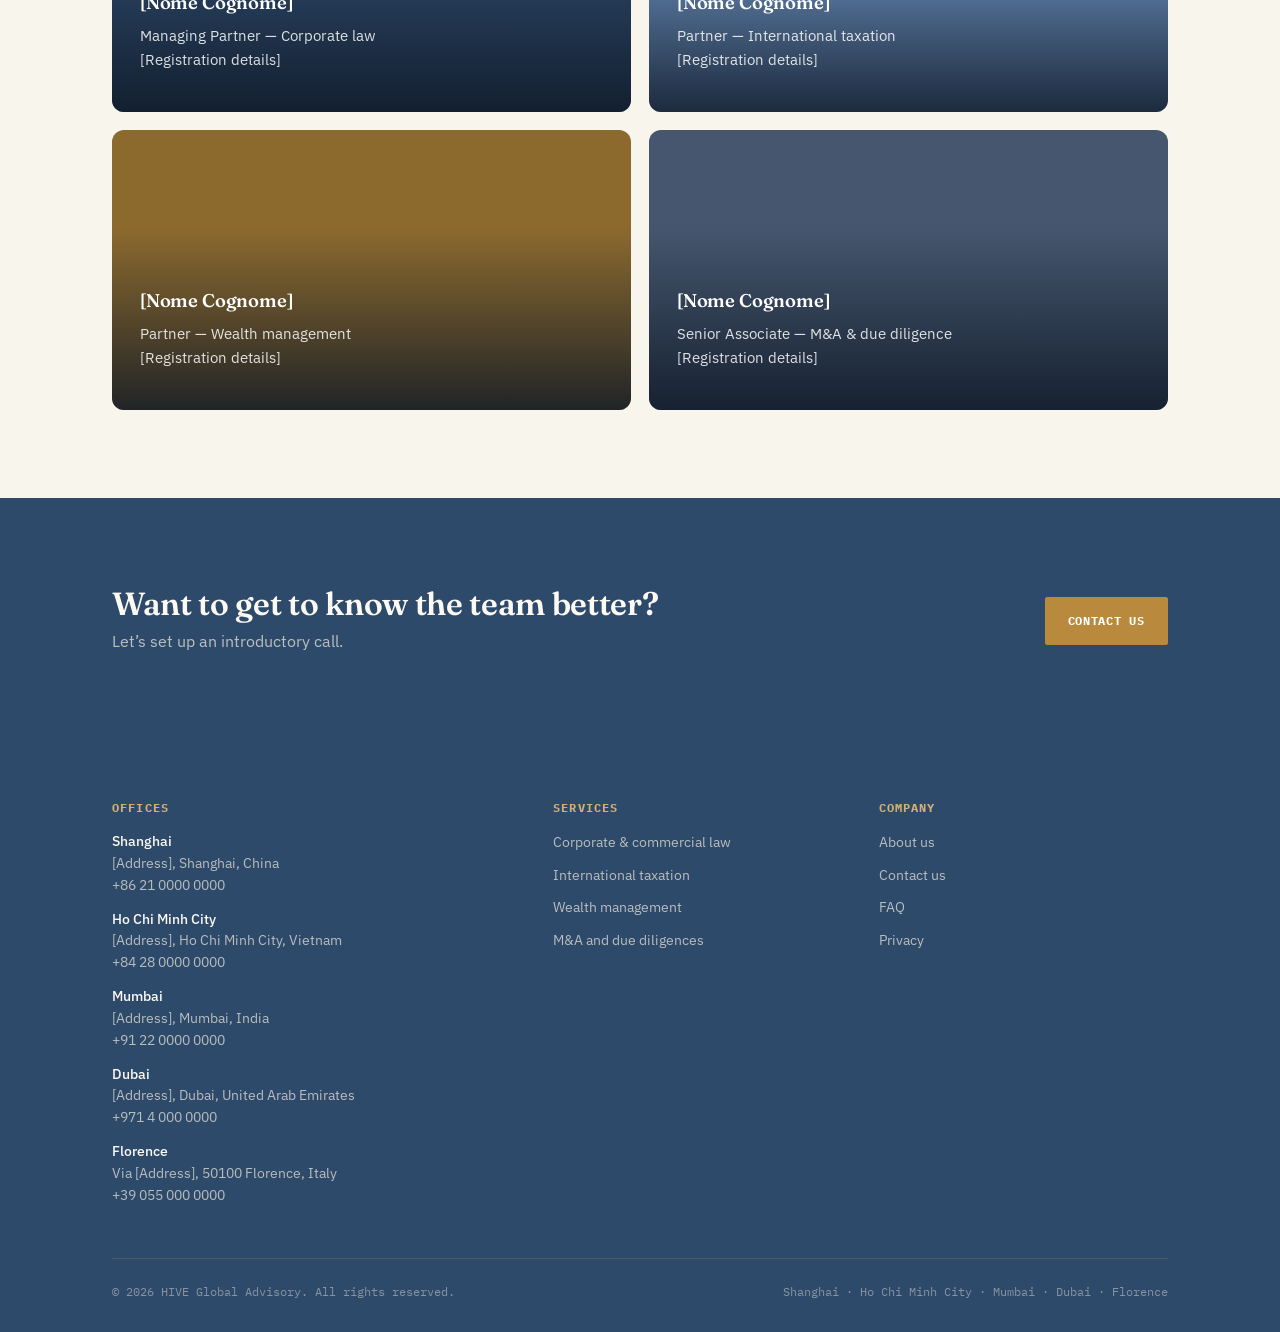
<file: en/about-us.html>
<!DOCTYPE html>
<html lang="en" dir="ltr">
<head>
<meta charset="UTF-8">
<meta name="viewport" content="width=device-width, initial-scale=1.0">
<title>HIVE Global Advisory — About us</title>
<meta name="description" content="HIVE Global Advisory was founded in 2005 to give companies and individuals one point of reference for the legal, tax and financial challenges that come with operating across borders. Since then, we have supported our clients with an integrated, rigorous, results-driven approach.">
<link rel="canonical" href="https://hiveglobaladvisory.com/en/about-us.html">
<link rel="alternate" hreflang="en" href="https://hiveglobaladvisory.com/en/about-us.html">
<link rel="alternate" hreflang="it" href="https://hiveglobaladvisory.com/it/about-us.html">
<link rel="alternate" hreflang="x-default" href="https://hiveglobaladvisory.com/en/about-us.html">
<meta property="og:type" content="website">
<meta property="og:site_name" content="HIVE Global Advisory">
<meta property="og:locale" content="en_US">
<meta property="og:title" content="HIVE Global Advisory — About us">
<meta property="og:description" content="HIVE Global Advisory was founded in 2005 to give companies and individuals one point of reference for the legal, tax and financial challenges that come with operating across borders. Since then, we have supported our clients with an integrated, rigorous, results-driven approach.">
<meta property="og:url" content="https://hiveglobaladvisory.com/en/about-us.html">
<meta property="og:image" content="https://hiveglobaladvisory.com/assets/og-image.png">
<meta name="twitter:card" content="summary_large_image">
<meta name="twitter:title" content="HIVE Global Advisory — About us">
<meta name="twitter:description" content="HIVE Global Advisory was founded in 2005 to give companies and individuals one point of reference for the legal, tax and financial challenges that come with operating across borders. Since then, we have supported our clients with an integrated, rigorous, results-driven approach.">
<meta name="twitter:image" content="https://hiveglobaladvisory.com/assets/og-image.png">
<link rel="icon" href="../assets/logo-mark.svg" type="image/svg+xml">
<link rel="icon" href="../assets/favicon.png" sizes="any">
<link rel="preconnect" href="https://fonts.googleapis.com">
<link rel="preconnect" href="https://fonts.gstatic.com" crossorigin>
<link href="https://fonts.googleapis.com/css2?family=Fraunces:opsz,wght@9..144,500;9..144,600&family=IBM+Plex+Sans:wght@400;500;600&family=IBM+Plex+Mono:wght@400;500;700&display=swap" rel="stylesheet">
<link rel="stylesheet" href="../css/style.css">
</head>
<body>

<header class="site">
  <div class="wrap bar">
    <a href="index.html" class="mark">
      <img src="../assets/logo-full.png" alt="HIVE Global Advisory">
    </a>
    <input type="checkbox" id="nav-toggle">
    <label for="nav-toggle" class="nav-btn">Menu</label>
    <nav class="primary">
      <a href="index.html">Home</a>
      <a href="about-us.html" aria-current="page">About us</a>
      <a href="global-presence.html">Global presence</a>
      <a href="services.html">Services</a>
      <a href="contact-us.html">Contact us</a>
      <a href="faq.html">FAQ</a>
      <a href="privacy.html">Privacy</a>
      <details class="lang-switch">
        <summary>EN <span class="chev">▾</span></summary>
        <div class="lang-menu">
          <a href="../en/about-us.html" aria-current="true">English</a>
          <a href="../it/about-us.html">Italiano</a>
          <a class="soon" href="#" aria-disabled="true">Deutsch <span class="tag">soon</span></a>
          <a class="soon" href="#" aria-disabled="true">Français <span class="tag">soon</span></a>
          <a class="soon" href="#" aria-disabled="true">Español <span class="tag">soon</span></a>
          <a class="soon" href="#" aria-disabled="true">العربية <span class="tag">soon</span></a>
          <a class="soon" href="#" aria-disabled="true">Русский <span class="tag">soon</span></a>
        </div>
      </details>
      <a href="contact-us.html" class="btn btn-solid">Request a consultation</a>
    </nav>
  </div>
</header>

<section class="page-hero motif">
  <svg class="bg" width="100%" height="100%" aria-hidden="true"><defs><pattern id="grid" width="64" height="64" patternUnits="userSpaceOnUse"><path d="M 64 0 L 0 0 0 64" fill="none" stroke="#B98A3E" stroke-width="0.5"/></pattern></defs><rect width="100%" height="100%" fill="url(#grid)"/></svg>
  <div class="wrap">
    <span class="eyebrow">About us</span>
    <h1 style="max-width:20ch;">A single point of contact for cross-border business challenges</h1>
    <div class="rule"></div>
    <p class="lede lede-sm">HIVE Global Advisory was founded in 2005 to give companies and individuals one point of reference for the legal, tax and financial challenges that come with operating across borders. Since then, we have supported our clients with an integrated, rigorous, results-driven approach.</p>
  </div>
</section>

<section>
  <div class="wrap">
    <div class="section-head">
      <span class="eyebrow">Our values</span>
      <h2>Four principles behind every engagement</h2>
    </div>
  </div>
  <div class="facts">
    <div class="fact"><h3>Integrity</h3><p>Confidentiality and fairness at every stage of the relationship.</p></div>
    <div class="fact"><h3>Integrated approach</h3><p>One team, combined legal, tax and financial expertise.</p></div>
    <div class="fact"><h3>International outlook</h3><p>Local roots, global perspective on every matter.</p></div>
    <div class="fact"><h3>Constant updates</h3><p>We track regulatory change in every jurisdiction we operate in.</p></div>
  </div>
</section>

<section>
  <div class="wrap">
    <div class="section-head">
      <span class="eyebrow">The team</span>
      <h2>Multilingual professionals, verifiable qualifications</h2>
      <p>Every member of the team is registered with the relevant professional body. Replace these placeholder profiles with your real professionals&rsquo; details.</p>
    </div>
    <div class="articles">
      <div class="article">
        <h3>[Nome Cognome]</h3>
        <p>Managing Partner — Corporate law<br>[Registration details]</p>
      </div>
      <div class="article">
        <h3>[Nome Cognome]</h3>
        <p>Partner — International taxation<br>[Registration details]</p>
      </div>
      <div class="article">
        <h3>[Nome Cognome]</h3>
        <p>Partner — Wealth management<br>[Registration details]</p>
      </div>
      <div class="article">
        <h3>[Nome Cognome]</h3>
        <p>Senior Associate — M&amp;A &amp; due diligence<br>[Registration details]</p>
      </div>
    </div>
  </div>
</section>

<section class="on-ink cta-band">
  <div class="wrap">
    <div>
      <h2>Want to get to know the team better?</h2>
      <p style="margin:0;">Let&rsquo;s set up an introductory call.</p>
    </div>
    <a href="contact-us.html" class="btn btn-solid">Contact us</a>
  </div>
</section>

<footer class="site">
  <div class="wrap">
    <div class="grid">
      <div>
        <h4>Offices</h4>
        <div class="office"><span class="city">Shanghai</span><br>[Address], Shanghai, China<br>+86 21 0000 0000</div>
        <div class="office"><span class="city">Ho Chi Minh City</span><br>[Address], Ho Chi Minh City, Vietnam<br>+84 28 0000 0000</div>
        <div class="office"><span class="city">Mumbai</span><br>[Address], Mumbai, India<br>+91 22 0000 0000</div>
        <div class="office"><span class="city">Dubai</span><br>[Address], Dubai, United Arab Emirates<br>+971 4 000 0000</div>
        <div class="office"><span class="city">Florence</span><br>Via [Address], 50100 Florence, Italy<br>+39 055 000 0000</div>
      </div>
      <div>
        <h4>Services</h4>
        <ul>
          <li><a href="services.html#corporate">Corporate &amp; commercial law</a></li>
          <li><a href="services.html#tax">International taxation</a></li>
          <li><a href="services.html#wealth">Wealth management</a></li>
          <li><a href="services.html#ma">M&amp;A and due diligences</a></li>
        </ul>
      </div>
      <div>
        <h4>Company</h4>
        <ul>
          <li><a href="about-us.html">About us</a></li>
          <li><a href="contact-us.html">Contact us</a></li>
          <li><a href="faq.html">FAQ</a></li>
          <li><a href="privacy.html">Privacy</a></li>
        </ul>
      </div>
    </div>
    <div class="bottom">
      <span>&copy; <span id="year">2026</span> HIVE Global Advisory. All rights reserved.</span>
      <span>Shanghai · Ho Chi Minh City · Mumbai · Dubai · Florence</span>
    </div>
  </div>
</footer>
<script src="../js/main.js"></script>
</body>
</html>
</file>
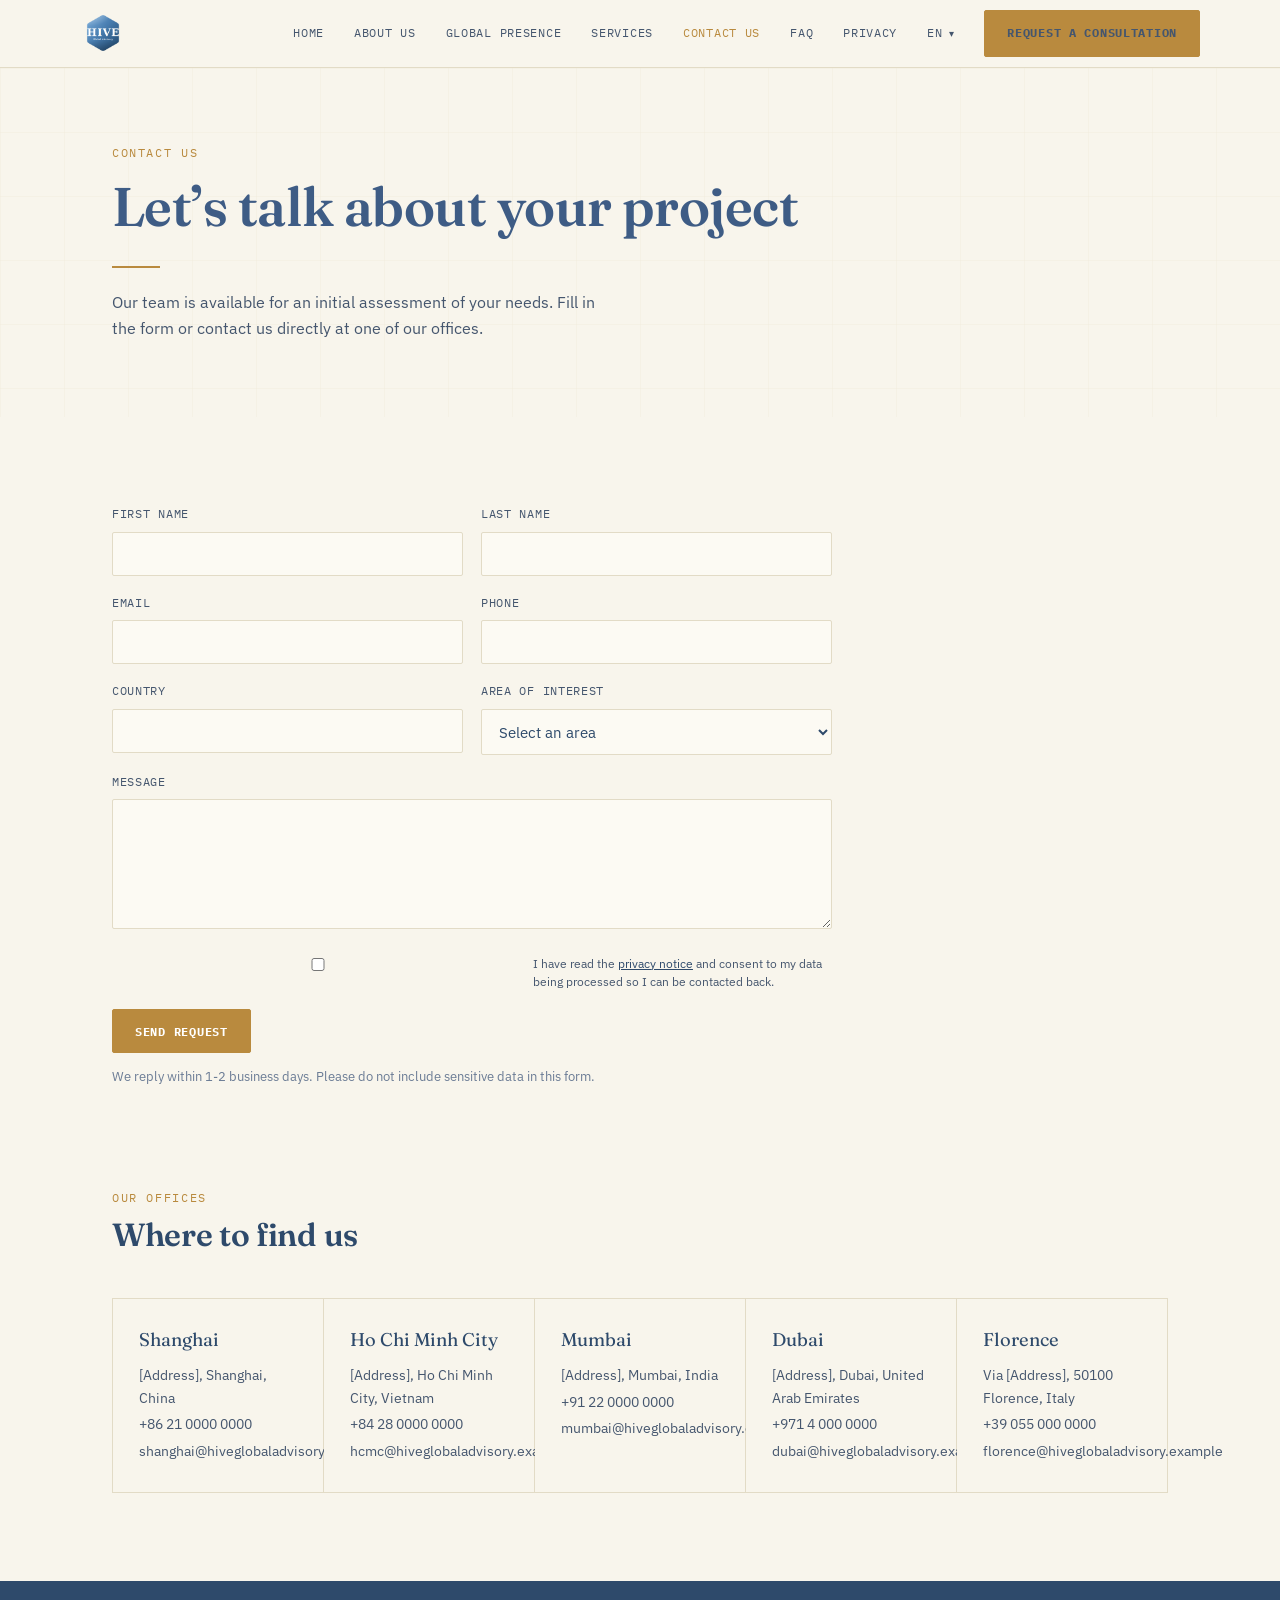
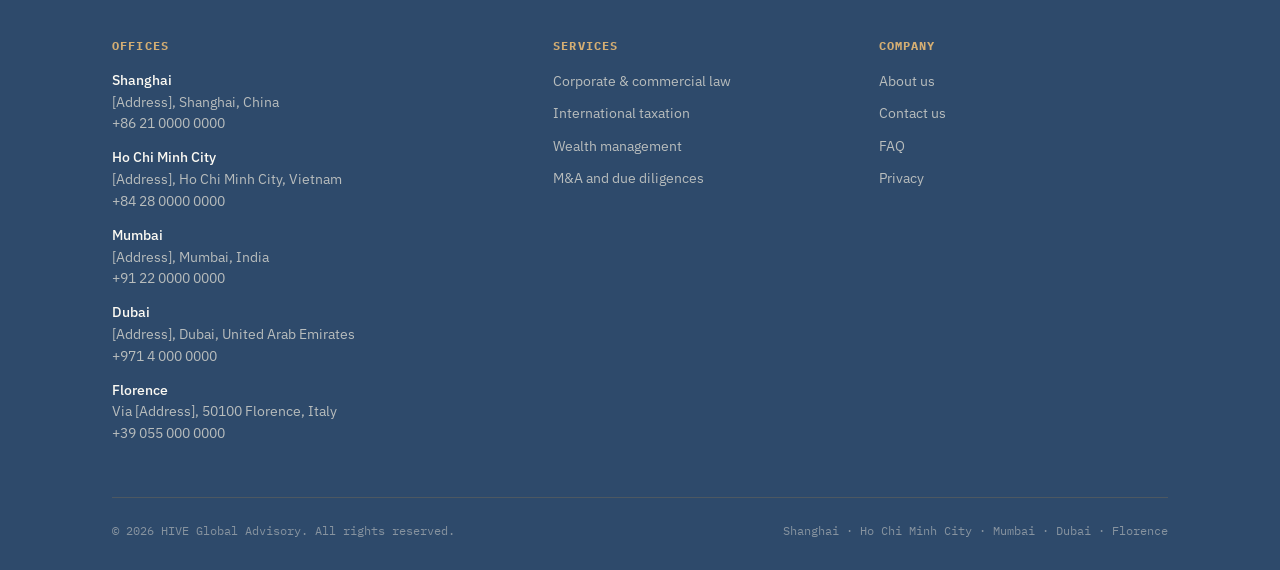
<file: en/contact-us.html>
<!DOCTYPE html>
<html lang="en" dir="ltr">
<head>
<meta charset="UTF-8">
<meta name="viewport" content="width=device-width, initial-scale=1.0">
<title>HIVE Global Advisory — Contact us</title>
<meta name="description" content="Our team is available for an initial assessment of your needs. Fill in the form or contact us directly at one of our offices.">
<link rel="canonical" href="https://hiveglobaladvisory.com/en/contact-us.html">
<link rel="alternate" hreflang="en" href="https://hiveglobaladvisory.com/en/contact-us.html">
<link rel="alternate" hreflang="it" href="https://hiveglobaladvisory.com/it/contact-us.html">
<link rel="alternate" hreflang="x-default" href="https://hiveglobaladvisory.com/en/contact-us.html">
<meta property="og:type" content="website">
<meta property="og:site_name" content="HIVE Global Advisory">
<meta property="og:locale" content="en_US">
<meta property="og:title" content="HIVE Global Advisory — Contact us">
<meta property="og:description" content="Our team is available for an initial assessment of your needs. Fill in the form or contact us directly at one of our offices.">
<meta property="og:url" content="https://hiveglobaladvisory.com/en/contact-us.html">
<meta property="og:image" content="https://hiveglobaladvisory.com/assets/og-image.png">
<meta name="twitter:card" content="summary_large_image">
<meta name="twitter:title" content="HIVE Global Advisory — Contact us">
<meta name="twitter:description" content="Our team is available for an initial assessment of your needs. Fill in the form or contact us directly at one of our offices.">
<meta name="twitter:image" content="https://hiveglobaladvisory.com/assets/og-image.png">
<link rel="icon" href="../assets/logo-mark.svg" type="image/svg+xml">
<link rel="icon" href="../assets/favicon.png" sizes="any">
<link rel="preconnect" href="https://fonts.googleapis.com">
<link rel="preconnect" href="https://fonts.gstatic.com" crossorigin>
<link href="https://fonts.googleapis.com/css2?family=Fraunces:opsz,wght@9..144,500;9..144,600&family=IBM+Plex+Sans:wght@400;500;600&family=IBM+Plex+Mono:wght@400;500;700&display=swap" rel="stylesheet">
<link rel="stylesheet" href="../css/style.css">
<style>
.offices-4{ display:grid; grid-template-columns:repeat(auto-fit, minmax(210px,1fr)); gap:1px; background:var(--parchment-line); border:1px solid var(--parchment-line); margin-top:20px; }
.checkline{ display:flex; align-items:flex-start; gap:10px; font-size:.85rem; color:var(--slate); }
.checkline input{ width:auto; margin-top:3px; }
</style>
</head>
<body>

<header class="site">
  <div class="wrap bar">
    <a href="index.html" class="mark">
      <img src="../assets/logo-full.png" alt="HIVE Global Advisory">
    </a>
    <input type="checkbox" id="nav-toggle">
    <label for="nav-toggle" class="nav-btn">Menu</label>
    <nav class="primary">
      <a href="index.html">Home</a>
      <a href="about-us.html">About us</a>
      <a href="global-presence.html">Global presence</a>
      <a href="services.html">Services</a>
      <a href="contact-us.html" aria-current="page">Contact us</a>
      <a href="faq.html">FAQ</a>
      <a href="privacy.html">Privacy</a>
      <details class="lang-switch">
        <summary>EN <span class="chev">▾</span></summary>
        <div class="lang-menu">
          <a href="../en/contact-us.html" aria-current="true">English</a>
          <a href="../it/contact-us.html">Italiano</a>
          <a class="soon" href="#" aria-disabled="true">Deutsch <span class="tag">soon</span></a>
          <a class="soon" href="#" aria-disabled="true">Français <span class="tag">soon</span></a>
          <a class="soon" href="#" aria-disabled="true">Español <span class="tag">soon</span></a>
          <a class="soon" href="#" aria-disabled="true">العربية <span class="tag">soon</span></a>
          <a class="soon" href="#" aria-disabled="true">Русский <span class="tag">soon</span></a>
        </div>
      </details>
      <a href="contact-us.html" class="btn btn-solid">Request a consultation</a>
    </nav>
  </div>
</header>

<section class="page-hero motif">
  <svg class="bg" width="100%" height="100%" aria-hidden="true"><defs><pattern id="grid" width="64" height="64" patternUnits="userSpaceOnUse"><path d="M 64 0 L 0 0 0 64" fill="none" stroke="#B98A3E" stroke-width="0.5"/></pattern></defs><rect width="100%" height="100%" fill="url(#grid)"/></svg>
  <div class="wrap">
    <span class="eyebrow">Contact us</span>
    <h1 style="max-width:20ch;">Let&rsquo;s talk about your project</h1>
    <div class="rule"></div>
    <p class="lede lede-sm">Our team is available for an initial assessment of your needs. Fill in the form or contact us directly at one of our offices.</p>
  </div>
</section>

<section>
  <div class="wrap">
    <!--
      Static site: this form does not send data until connected to a
      service (Netlify Forms, Formspree, your own backend...).
      See the project README.
    -->
    <form class="contact" action="#" method="POST">
      <div>
        <label for="nome">First name</label>
        <input type="text" id="nome" name="first_name" required>
      </div>
      <div>
        <label for="cognome">Last name</label>
        <input type="text" id="cognome" name="last_name" required>
      </div>
      <div>
        <label for="email">Email</label>
        <input type="email" id="email" name="email" required>
      </div>
      <div>
        <label for="telefono">Phone</label>
        <input type="tel" id="telefono" name="phone">
      </div>
      <div>
        <label for="paese">Country</label>
        <input type="text" id="paese" name="country">
      </div>
      <div>
        <label for="area">Area of interest</label>
        <select id="area" name="area">
          <option value="">Select an area</option>
          <option>Corporate &amp; commercial law</option>
          <option>International taxation</option>
          <option>Wealth management</option>
          <option>M&amp;A and due diligences</option>
          <option>Other</option>
        </select>
      </div>
      <div class="full">
        <label for="messaggio">Message</label>
        <textarea id="messaggio" name="message" required></textarea>
      </div>
      <div class="full checkline">
        <input type="checkbox" id="privacy" name="privacy" required>
        <label for="privacy" style="text-transform:none; font-family:var(--font-body); letter-spacing:normal; margin:0;">I have read the <a href="privacy.html" style="color:var(--ink); text-decoration:underline;">privacy notice</a> and consent to my data being processed so I can be contacted back.</label>
      </div>
      <div class="full">
        <button type="submit" class="btn btn-solid">Send request</button>
        <p class="form-note">We reply within 1-2 business days. Please do not include sensitive data in this form.</p>
      </div>
    </form>
  </div>
</section>

<section style="padding-top:0;">
  <div class="wrap">
    <div class="section-head">
      <span class="eyebrow">Our offices</span>
      <h2>Where to find us</h2>
    </div>
    <div class="offices-4">
      <div class="office-card">
        <div class="city">Shanghai</div>
        <p>[Address], Shanghai, China</p>
        <p>+86 21 0000 0000</p>
        <p>shanghai@hiveglobaladvisory.example</p>
      </div>
      <div class="office-card">
        <div class="city">Ho Chi Minh City</div>
        <p>[Address], Ho Chi Minh City, Vietnam</p>
        <p>+84 28 0000 0000</p>
        <p>hcmc@hiveglobaladvisory.example</p>
      </div>
      <div class="office-card">
        <div class="city">Mumbai</div>
        <p>[Address], Mumbai, India</p>
        <p>+91 22 0000 0000</p>
        <p>mumbai@hiveglobaladvisory.example</p>
      </div>
      <div class="office-card">
        <div class="city">Dubai</div>
        <p>[Address], Dubai, United Arab Emirates</p>
        <p>+971 4 000 0000</p>
        <p>dubai@hiveglobaladvisory.example</p>
      </div>
      <div class="office-card">
        <div class="city">Florence</div>
        <p>Via [Address], 50100 Florence, Italy</p>
        <p>+39 055 000 0000</p>
        <p>florence@hiveglobaladvisory.example</p>
      </div>
    </div>
  </div>
</section>

<footer class="site">
  <div class="wrap">
    <div class="grid">
      <div>
        <h4>Offices</h4>
        <div class="office"><span class="city">Shanghai</span><br>[Address], Shanghai, China<br>+86 21 0000 0000</div>
        <div class="office"><span class="city">Ho Chi Minh City</span><br>[Address], Ho Chi Minh City, Vietnam<br>+84 28 0000 0000</div>
        <div class="office"><span class="city">Mumbai</span><br>[Address], Mumbai, India<br>+91 22 0000 0000</div>
        <div class="office"><span class="city">Dubai</span><br>[Address], Dubai, United Arab Emirates<br>+971 4 000 0000</div>
        <div class="office"><span class="city">Florence</span><br>Via [Address], 50100 Florence, Italy<br>+39 055 000 0000</div>
      </div>
      <div>
        <h4>Services</h4>
        <ul>
          <li><a href="services.html#corporate">Corporate &amp; commercial law</a></li>
          <li><a href="services.html#tax">International taxation</a></li>
          <li><a href="services.html#wealth">Wealth management</a></li>
          <li><a href="services.html#ma">M&amp;A and due diligences</a></li>
        </ul>
      </div>
      <div>
        <h4>Company</h4>
        <ul>
          <li><a href="about-us.html">About us</a></li>
          <li><a href="contact-us.html">Contact us</a></li>
          <li><a href="faq.html">FAQ</a></li>
          <li><a href="privacy.html">Privacy</a></li>
        </ul>
      </div>
    </div>
    <div class="bottom">
      <span>&copy; <span id="year">2026</span> HIVE Global Advisory. All rights reserved.</span>
      <span>Shanghai · Ho Chi Minh City · Mumbai · Dubai · Florence</span>
    </div>
  </div>
</footer>
<script src="../js/main.js"></script>
</body>
</html>
</file>
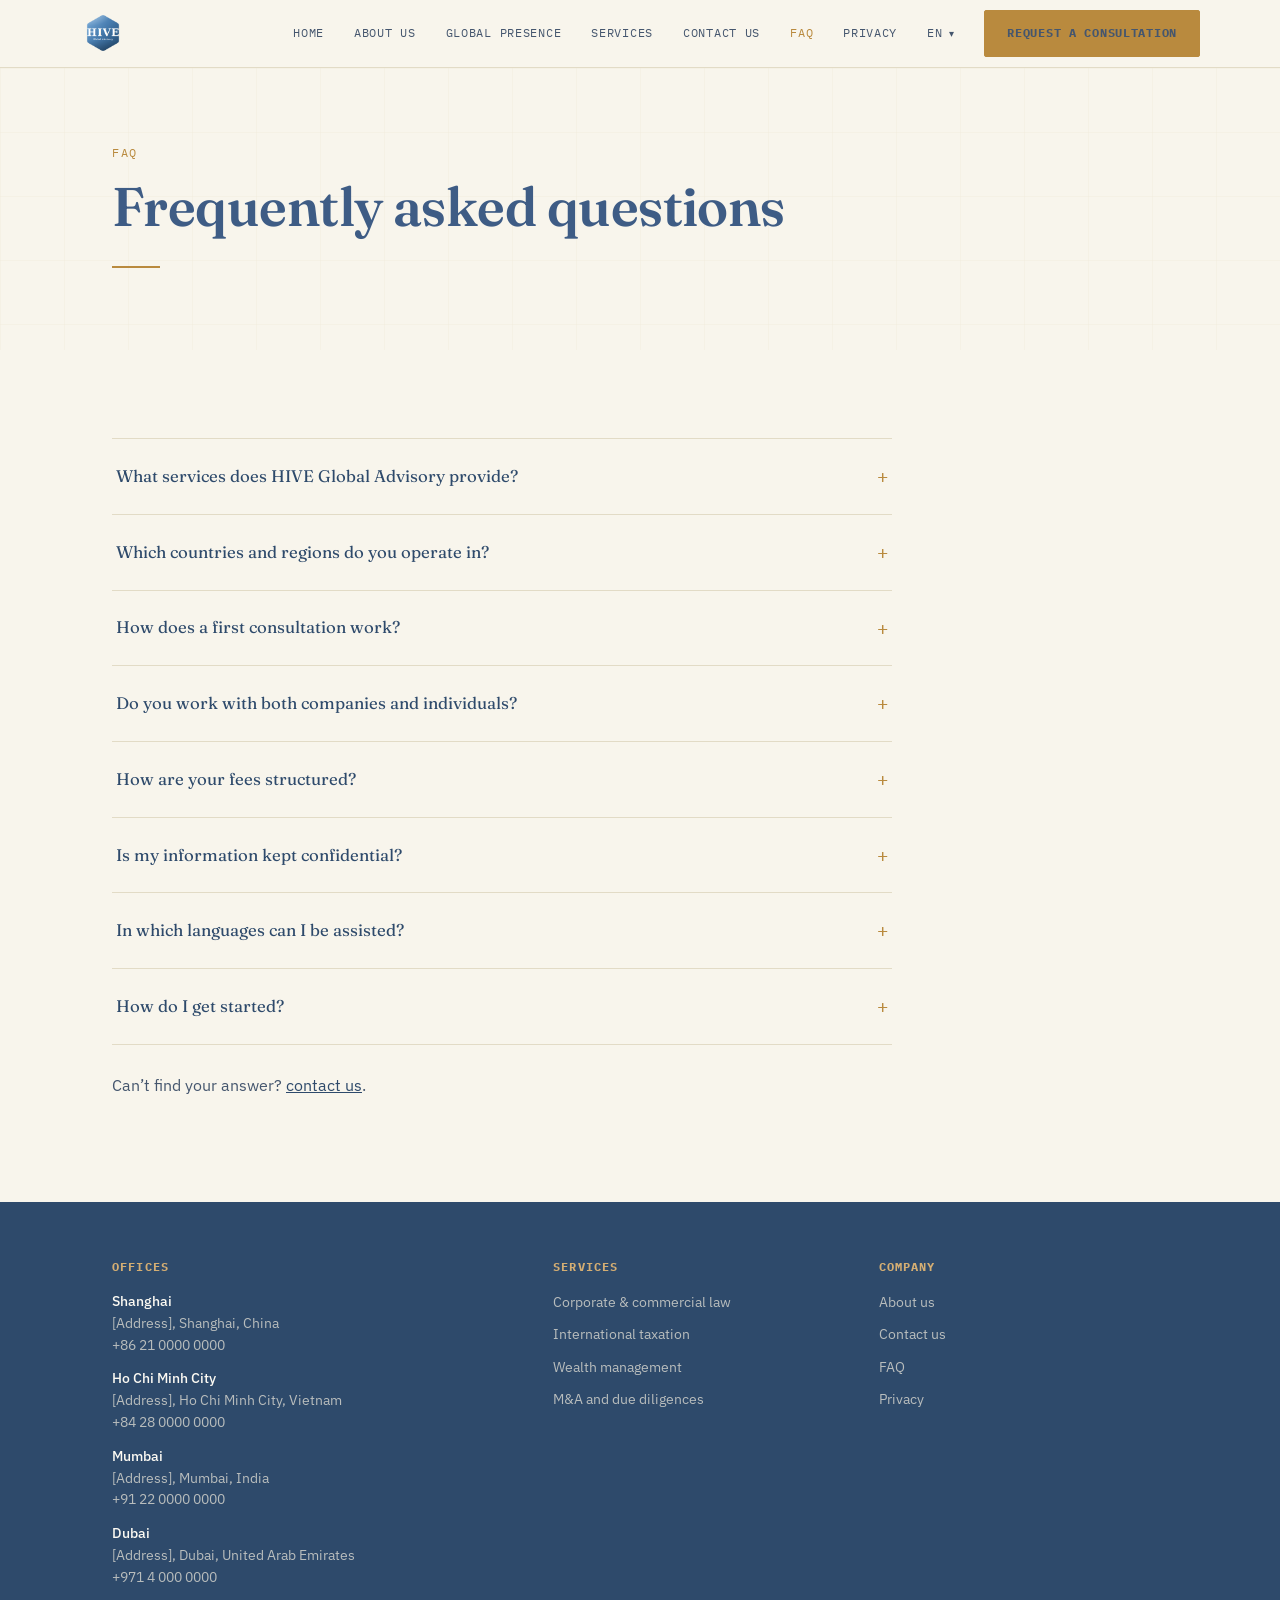
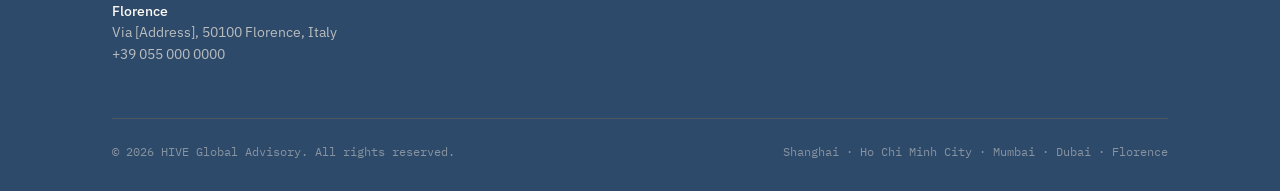
<file: en/faq.html>
<!DOCTYPE html>
<html lang="en" dir="ltr">
<head>
<meta charset="UTF-8">
<meta name="viewport" content="width=device-width, initial-scale=1.0">
<title>HIVE Global Advisory — FAQ</title>
<meta name="description" content="Frequently asked questions">
<link rel="canonical" href="https://hiveglobaladvisory.com/en/faq.html">
<link rel="alternate" hreflang="en" href="https://hiveglobaladvisory.com/en/faq.html">
<link rel="alternate" hreflang="it" href="https://hiveglobaladvisory.com/it/faq.html">
<link rel="alternate" hreflang="x-default" href="https://hiveglobaladvisory.com/en/faq.html">
<meta property="og:type" content="website">
<meta property="og:site_name" content="HIVE Global Advisory">
<meta property="og:locale" content="en_US">
<meta property="og:title" content="HIVE Global Advisory — FAQ">
<meta property="og:description" content="Frequently asked questions">
<meta property="og:url" content="https://hiveglobaladvisory.com/en/faq.html">
<meta property="og:image" content="https://hiveglobaladvisory.com/assets/og-image.png">
<meta name="twitter:card" content="summary_large_image">
<meta name="twitter:title" content="HIVE Global Advisory — FAQ">
<meta name="twitter:description" content="Frequently asked questions">
<meta name="twitter:image" content="https://hiveglobaladvisory.com/assets/og-image.png">
<link rel="icon" href="../assets/logo-mark.svg" type="image/svg+xml">
<link rel="icon" href="../assets/favicon.png" sizes="any">
<link rel="preconnect" href="https://fonts.googleapis.com">
<link rel="preconnect" href="https://fonts.gstatic.com" crossorigin>
<link href="https://fonts.googleapis.com/css2?family=Fraunces:opsz,wght@9..144,500;9..144,600&family=IBM+Plex+Sans:wght@400;500;600&family=IBM+Plex+Mono:wght@400;500;700&display=swap" rel="stylesheet">
<link rel="stylesheet" href="../css/style.css">
</head>
<body>

<header class="site">
  <div class="wrap bar">
    <a href="index.html" class="mark">
      <img src="../assets/logo-full.png" alt="HIVE Global Advisory">
    </a>
    <input type="checkbox" id="nav-toggle">
    <label for="nav-toggle" class="nav-btn">Menu</label>
    <nav class="primary">
      <a href="index.html">Home</a>
      <a href="about-us.html">About us</a>
      <a href="global-presence.html">Global presence</a>
      <a href="services.html">Services</a>
      <a href="contact-us.html">Contact us</a>
      <a href="faq.html" aria-current="page">FAQ</a>
      <a href="privacy.html">Privacy</a>
      <details class="lang-switch">
        <summary>EN <span class="chev">▾</span></summary>
        <div class="lang-menu">
          <a href="../en/faq.html" aria-current="true">English</a>
          <a href="../it/faq.html">Italiano</a>
          <a class="soon" href="#" aria-disabled="true">Deutsch <span class="tag">soon</span></a>
          <a class="soon" href="#" aria-disabled="true">Français <span class="tag">soon</span></a>
          <a class="soon" href="#" aria-disabled="true">Español <span class="tag">soon</span></a>
          <a class="soon" href="#" aria-disabled="true">العربية <span class="tag">soon</span></a>
          <a class="soon" href="#" aria-disabled="true">Русский <span class="tag">soon</span></a>
        </div>
      </details>
      <a href="contact-us.html" class="btn btn-solid">Request a consultation</a>
    </nav>
  </div>
</header>

<section class="page-hero motif">
  <svg class="bg" width="100%" height="100%" aria-hidden="true"><defs><pattern id="grid" width="64" height="64" patternUnits="userSpaceOnUse"><path d="M 64 0 L 0 0 0 64" fill="none" stroke="#B98A3E" stroke-width="0.5"/></pattern></defs><rect width="100%" height="100%" fill="url(#grid)"/></svg>
  <div class="wrap">
    <span class="eyebrow">FAQ</span>
    <h1 style="max-width:20ch;">Frequently asked questions</h1>
    <div class="rule"></div>
  </div>
</section>

<section>
  <div class="wrap">
    <div class="faq-list">
      <details class="faq-item">
        <summary>What services does HIVE Global Advisory provide? <span class="plus">+</span></summary>
        <div class="answer">We provide integrated legal, tax and financial advisory services for cross-border business and private clients, spanning corporate &amp; commercial law, international taxation, wealth management, and M&amp;A &amp; due diligence. Our team coordinates across disciplines so you have a single point of contact for complex, multi-jurisdiction matters.</div>
      </details>
      <details class="faq-item">
        <summary>Which countries and regions do you operate in? <span class="plus">+</span></summary>
        <div class="answer">We operate directly from our offices in Shanghai, Ho Chi Minh City, Mumbai, Dubai and Florence, and work through a vetted network of correspondent firms across North America, Latin America, the Middle East, Europe and Asia-Pacific. See our Global presence page for the full picture.</div>
      </details>
      <details class="faq-item">
        <summary>How does a first consultation work? <span class="plus">+</span></summary>
        <div class="answer">Share a short description of your situation through our contact form, and a member of our team will reach out within 1-2 business days to arrange an introductory call at no obligation.</div>
      </details>
      <details class="faq-item">
        <summary>Do you work with both companies and individuals? <span class="plus">+</span></summary>
        <div class="answer">Yes. We advise multinational companies and SMEs expanding abroad, as well as private individuals and families with cross-border assets, income or residency matters.</div>
      </details>
      <details class="faq-item">
        <summary>How are your fees structured? <span class="plus">+</span></summary>
        <div class="answer">Fees depend on the scope, complexity and jurisdictions involved. We agree the fee structure — hourly, fixed-fee or retainer — with each client before any work begins, so there are no surprises.<span class="note">Customise with the firm&rsquo;s actual fee policy.</span></div>
      </details>
      <details class="faq-item">
        <summary>Is my information kept confidential? <span class="plus">+</span></summary>
        <div class="answer">Absolutely. Confidentiality is a professional obligation for every member of our team, and all client information is handled under strict internal data-protection and ethical-conduct policies. See our Privacy page for details.</div>
      </details>
      <details class="faq-item">
        <summary>In which languages can I be assisted? <span class="plus">+</span></summary>
        <div class="answer">Our team is genuinely multilingual; depending on the matter and the professional involved, we typically assist clients in English, Italian, French, German, Spanish, Russian and Arabic.<span class="note">Verify the language combinations actually covered by the real team.</span></div>
      </details>
      <details class="faq-item">
        <summary>How do I get started? <span class="plus">+</span></summary>
        <div class="answer">The fastest way is through our contact form — tell us briefly what you need, and the right professional on our team will follow up directly.</div>
      </details>
    </div>
    <p style="margin-top:28px; color:var(--slate);">Can&rsquo;t find your answer? <a href="contact-us.html" style="color:var(--ink); text-decoration:underline;">contact us</a>.</p>
  </div>
</section>

<footer class="site">
  <div class="wrap">
    <div class="grid">
      <div>
        <h4>Offices</h4>
        <div class="office"><span class="city">Shanghai</span><br>[Address], Shanghai, China<br>+86 21 0000 0000</div>
        <div class="office"><span class="city">Ho Chi Minh City</span><br>[Address], Ho Chi Minh City, Vietnam<br>+84 28 0000 0000</div>
        <div class="office"><span class="city">Mumbai</span><br>[Address], Mumbai, India<br>+91 22 0000 0000</div>
        <div class="office"><span class="city">Dubai</span><br>[Address], Dubai, United Arab Emirates<br>+971 4 000 0000</div>
        <div class="office"><span class="city">Florence</span><br>Via [Address], 50100 Florence, Italy<br>+39 055 000 0000</div>
      </div>
      <div>
        <h4>Services</h4>
        <ul>
          <li><a href="services.html#corporate">Corporate &amp; commercial law</a></li>
          <li><a href="services.html#tax">International taxation</a></li>
          <li><a href="services.html#wealth">Wealth management</a></li>
          <li><a href="services.html#ma">M&amp;A and due diligences</a></li>
        </ul>
      </div>
      <div>
        <h4>Company</h4>
        <ul>
          <li><a href="about-us.html">About us</a></li>
          <li><a href="contact-us.html">Contact us</a></li>
          <li><a href="faq.html">FAQ</a></li>
          <li><a href="privacy.html">Privacy</a></li>
        </ul>
      </div>
    </div>
    <div class="bottom">
      <span>&copy; <span id="year">2026</span> HIVE Global Advisory. All rights reserved.</span>
      <span>Shanghai · Ho Chi Minh City · Mumbai · Dubai · Florence</span>
    </div>
  </div>
</footer>
<script src="../js/main.js"></script>
</body>
</html>
</file>
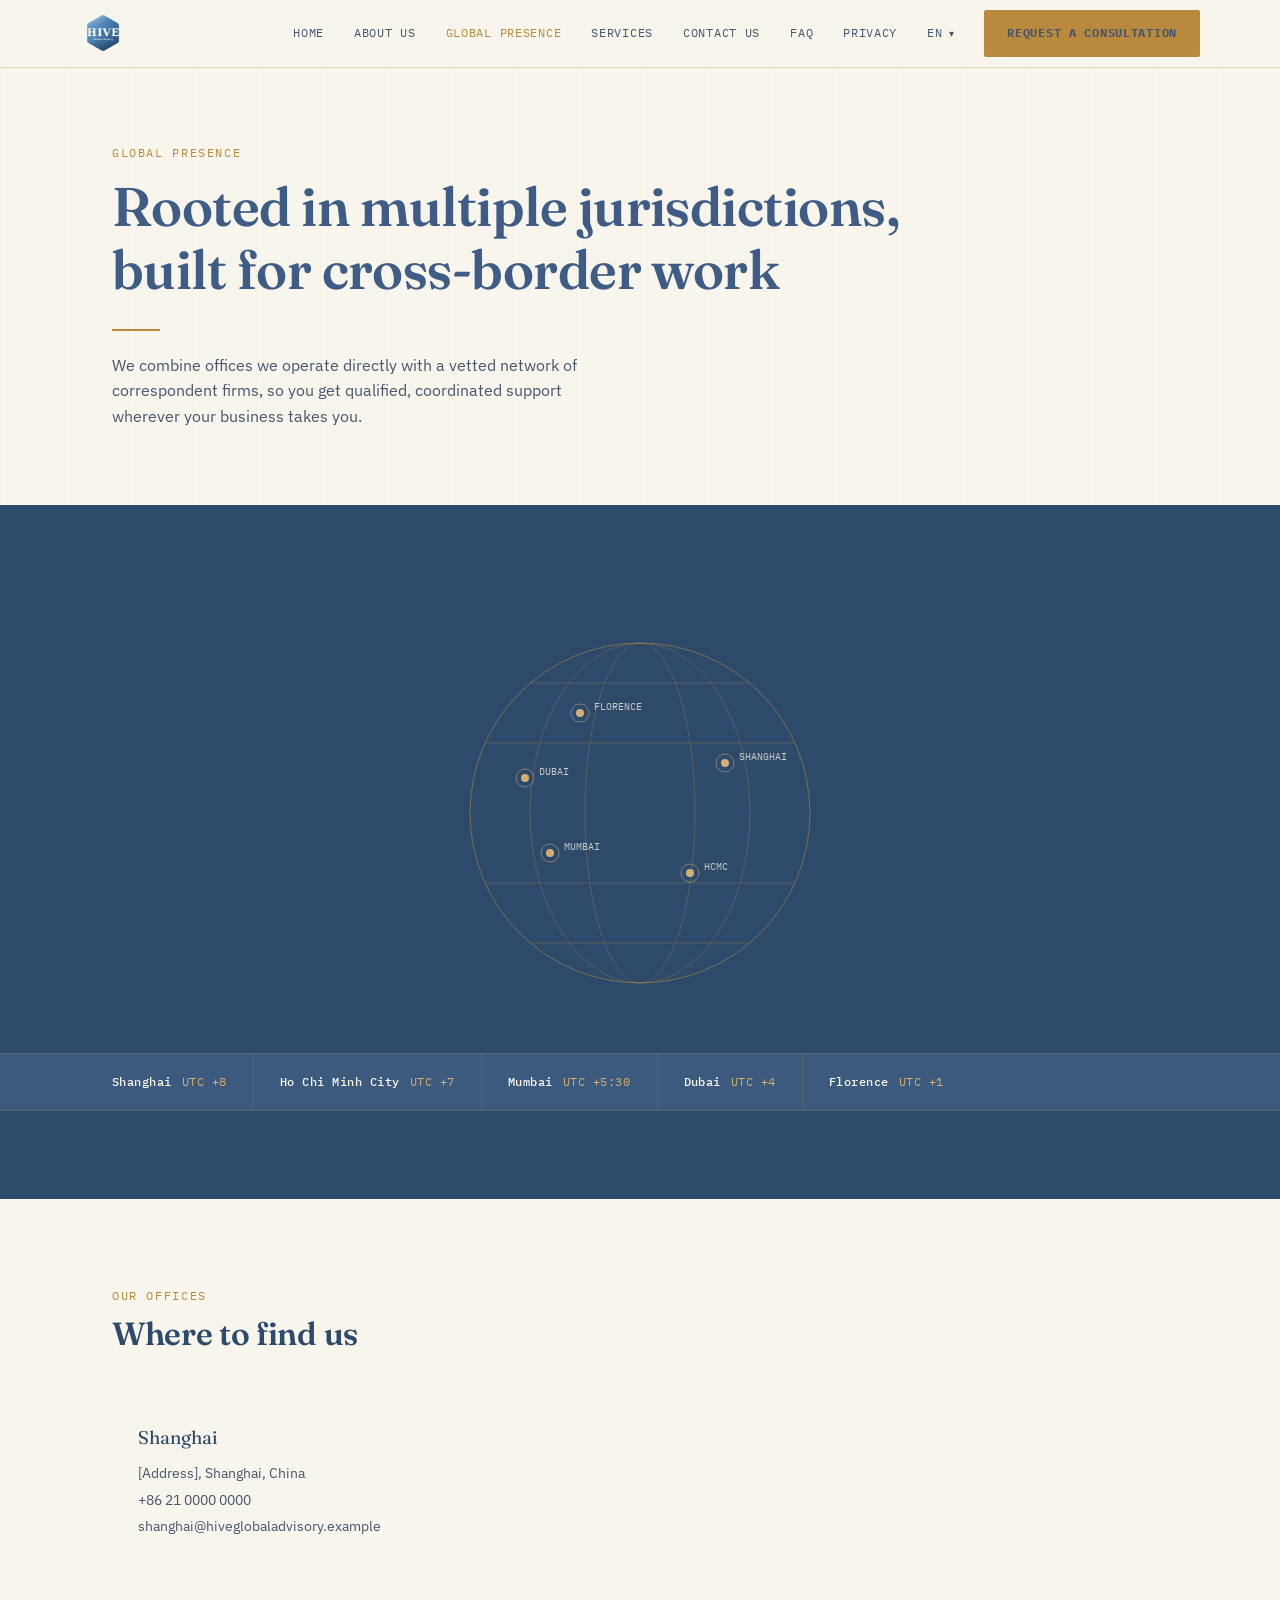
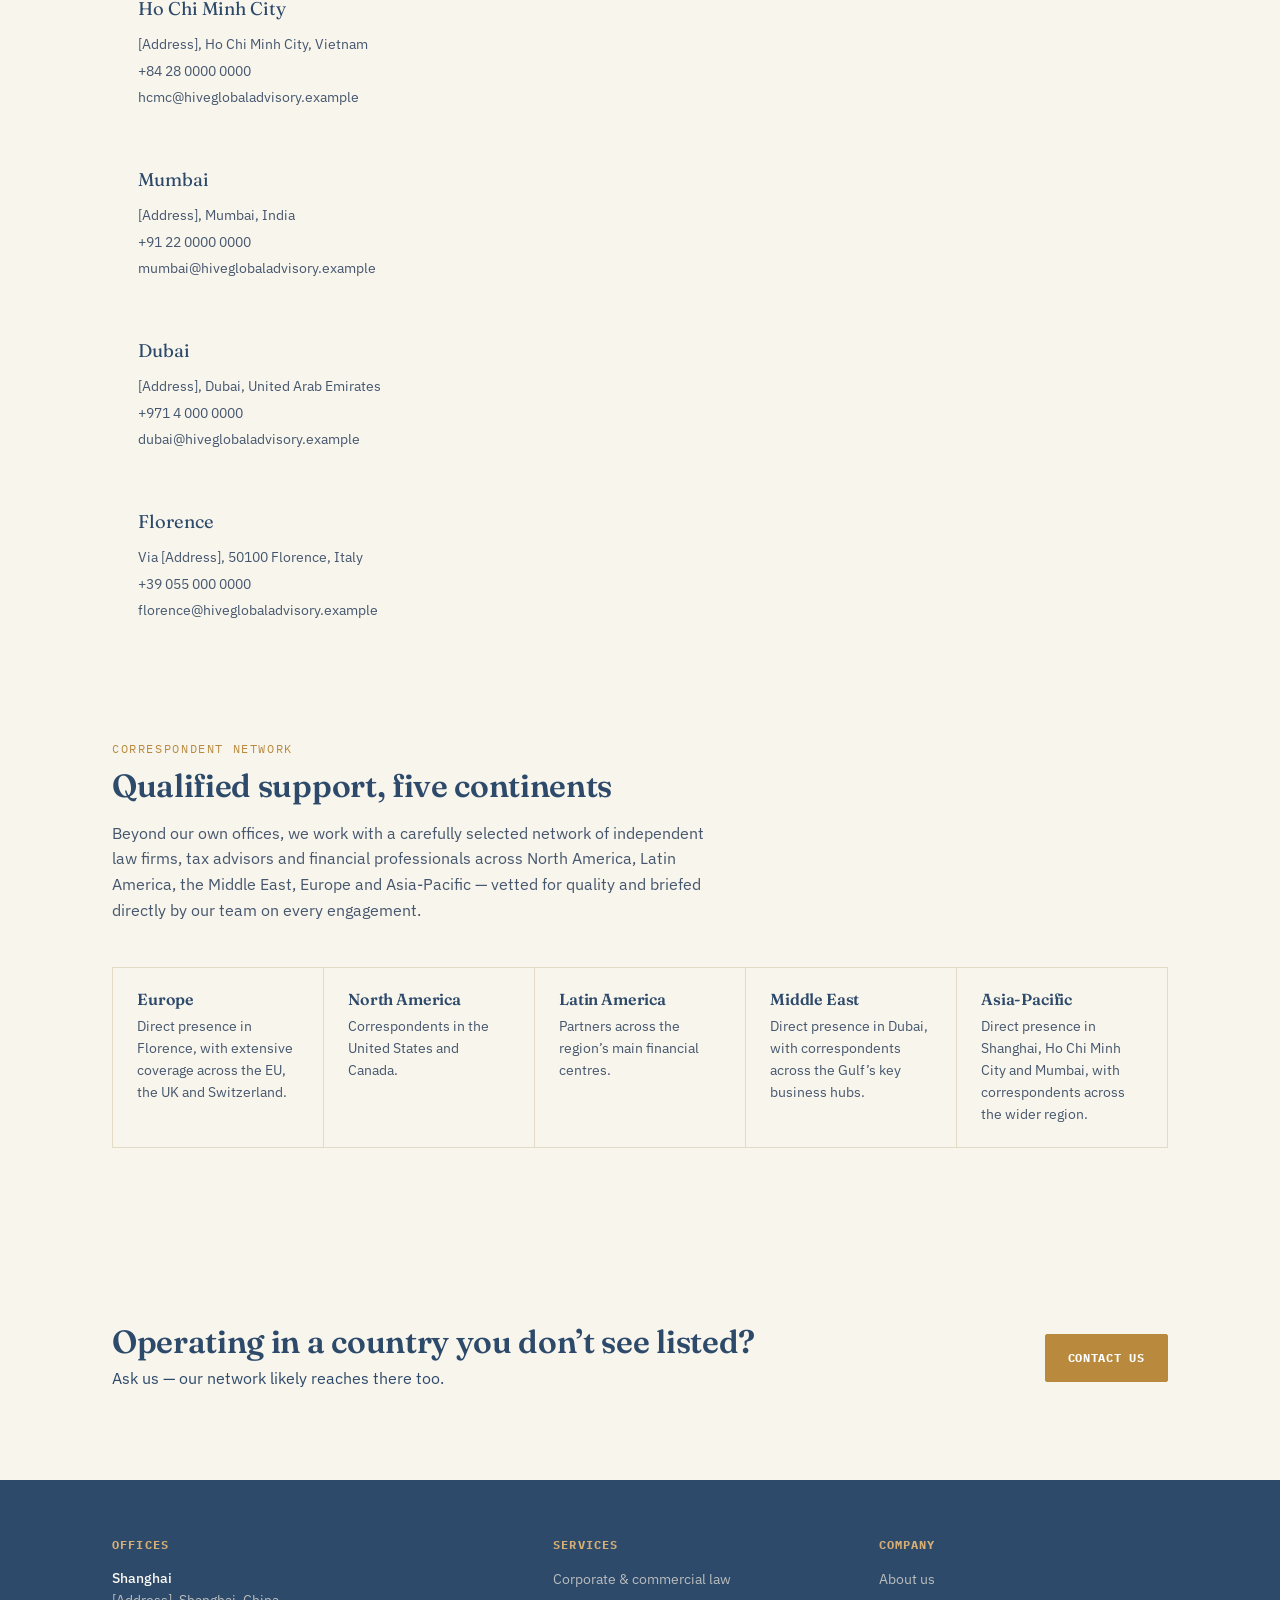
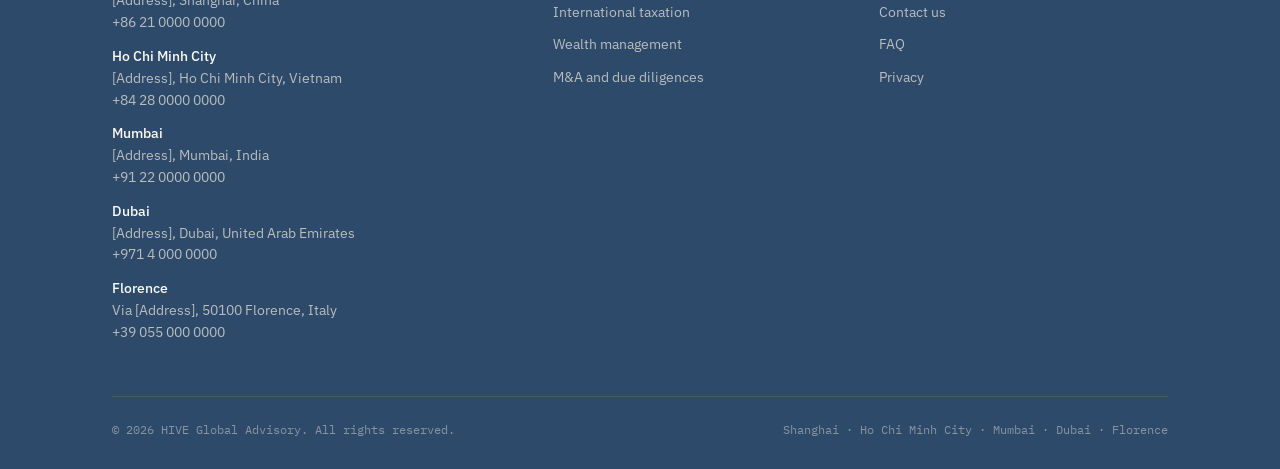
<file: en/global-presence.html>
<!DOCTYPE html>
<html lang="en" dir="ltr">
<head>
<meta charset="UTF-8">
<meta name="viewport" content="width=device-width, initial-scale=1.0">
<title>HIVE Global Advisory — Global presence</title>
<meta name="description" content="We combine offices we operate directly with a vetted network of correspondent firms, so you get qualified, coordinated support wherever your business takes you.">
<link rel="canonical" href="https://hiveglobaladvisory.com/en/global-presence.html">
<link rel="alternate" hreflang="en" href="https://hiveglobaladvisory.com/en/global-presence.html">
<link rel="alternate" hreflang="it" href="https://hiveglobaladvisory.com/it/global-presence.html">
<link rel="alternate" hreflang="x-default" href="https://hiveglobaladvisory.com/en/global-presence.html">
<meta property="og:type" content="website">
<meta property="og:site_name" content="HIVE Global Advisory">
<meta property="og:locale" content="en_US">
<meta property="og:title" content="HIVE Global Advisory — Global presence">
<meta property="og:description" content="We combine offices we operate directly with a vetted network of correspondent firms, so you get qualified, coordinated support wherever your business takes you.">
<meta property="og:url" content="https://hiveglobaladvisory.com/en/global-presence.html">
<meta property="og:image" content="https://hiveglobaladvisory.com/assets/og-image.png">
<meta name="twitter:card" content="summary_large_image">
<meta name="twitter:title" content="HIVE Global Advisory — Global presence">
<meta name="twitter:description" content="We combine offices we operate directly with a vetted network of correspondent firms, so you get qualified, coordinated support wherever your business takes you.">
<meta name="twitter:image" content="https://hiveglobaladvisory.com/assets/og-image.png">
<link rel="icon" href="../assets/logo-mark.svg" type="image/svg+xml">
<link rel="icon" href="../assets/favicon.png" sizes="any">
<link rel="preconnect" href="https://fonts.googleapis.com">
<link rel="preconnect" href="https://fonts.gstatic.com" crossorigin>
<link href="https://fonts.googleapis.com/css2?family=Fraunces:opsz,wght@9..144,500;9..144,600&family=IBM+Plex+Sans:wght@400;500;600&family=IBM+Plex+Mono:wght@400;500;700&display=swap" rel="stylesheet">
<link rel="stylesheet" href="../css/style.css">
</head>
<body>

<header class="site">
  <div class="wrap bar">
    <a href="index.html" class="mark">
      <img src="../assets/logo-full.png" alt="HIVE Global Advisory">
    </a>
    <input type="checkbox" id="nav-toggle">
    <label for="nav-toggle" class="nav-btn">Menu</label>
    <nav class="primary">
      <a href="index.html">Home</a>
      <a href="about-us.html">About us</a>
      <a href="global-presence.html" aria-current="page">Global presence</a>
      <a href="services.html">Services</a>
      <a href="contact-us.html">Contact us</a>
      <a href="faq.html">FAQ</a>
      <a href="privacy.html">Privacy</a>
      <details class="lang-switch">
        <summary>EN <span class="chev">▾</span></summary>
        <div class="lang-menu">
          <a href="../en/global-presence.html" aria-current="true">English</a>
          <a href="../it/global-presence.html">Italiano</a>
          <a class="soon" href="#" aria-disabled="true">Deutsch <span class="tag">soon</span></a>
          <a class="soon" href="#" aria-disabled="true">Français <span class="tag">soon</span></a>
          <a class="soon" href="#" aria-disabled="true">Español <span class="tag">soon</span></a>
          <a class="soon" href="#" aria-disabled="true">العربية <span class="tag">soon</span></a>
          <a class="soon" href="#" aria-disabled="true">Русский <span class="tag">soon</span></a>
        </div>
      </details>
      <a href="contact-us.html" class="btn btn-solid">Request a consultation</a>
    </nav>
  </div>
</header>

<section class="page-hero motif">
  <svg class="bg" width="100%" height="100%" aria-hidden="true"><defs><pattern id="grid" width="64" height="64" patternUnits="userSpaceOnUse"><path d="M 64 0 L 0 0 0 64" fill="none" stroke="#B98A3E" stroke-width="0.5"/></pattern></defs><rect width="100%" height="100%" fill="url(#grid)"/></svg>
  <div class="wrap">
    <span class="eyebrow">Global presence</span>
    <h1 style="max-width:24ch;">Rooted in multiple jurisdictions, built for cross-border work</h1>
    <div class="rule"></div>
    <p class="lede lede-sm">We combine offices we operate directly with a vetted network of correspondent firms, so you get qualified, coordinated support wherever your business takes you.</p>
  </div>
</section>

<section class="on-ink">
  <div class="globe-wrap"><svg class="globe" viewBox="0 0 420 420" aria-hidden="true">
      <circle class="rim" cx="210" cy="210" r="170"/>
      <ellipse class="meridian" cx="210" cy="210" rx="110" ry="170"/>
      <ellipse class="meridian" cx="210" cy="210" rx="55" ry="170"/>
      <line class="meridian" x1="55.1" y1="140" x2="364.9" y2="140"/>
      <line class="meridian" x1="55.1" y1="280" x2="364.9" y2="280"/>
      <line class="meridian" x1="100.5" y1="80" x2="319.5" y2="80"/>
      <line class="meridian" x1="100.5" y1="340" x2="319.5" y2="340"/>
      <g><circle class="pin-ring" cx="150" cy="110" r="9"/><circle class="pin" cx="150" cy="110" r="4"/>
        <text x="164" y="107">FLORENCE</text></g>
      <g><circle class="pin-ring" cx="95" cy="175" r="9"/><circle class="pin" cx="95" cy="175" r="4"/>
        <text x="109" y="172">DUBAI</text></g>
      <g><circle class="pin-ring" cx="120" cy="250" r="9"/><circle class="pin" cx="120" cy="250" r="4"/>
        <text x="134" y="247">MUMBAI</text></g>
      <g><circle class="pin-ring" cx="260" cy="270" r="9"/><circle class="pin" cx="260" cy="270" r="4"/>
        <text x="274" y="267">HCMC</text></g>
      <g><circle class="pin-ring" cx="295" cy="160" r="9"/><circle class="pin" cx="295" cy="160" r="4"/>
        <text x="309" y="157">SHANGHAI</text></g>
    </svg></div>
  <div class="ticker on-ink">
  <div class="wrap">
    <span class="stop"><span class="city">Shanghai</span><span class="tz">UTC +8</span></span>
    <span class="stop"><span class="city">Ho Chi Minh City</span><span class="tz">UTC +7</span></span>
    <span class="stop"><span class="city">Mumbai</span><span class="tz">UTC +5:30</span></span>
    <span class="stop"><span class="city">Dubai</span><span class="tz">UTC +4</span></span>
    <span class="stop"><span class="city">Florence</span><span class="tz">UTC +1</span></span>
  </div>
</div>
</section>

<section>
  <div class="wrap">
    <div class="section-head">
      <span class="eyebrow">Our offices</span>
      <h2>Where to find us</h2>
    </div>
    <div class="offices-4">
      <div class="office-card">
        <div class="city">Shanghai</div>
        <p>[Address], Shanghai, China</p>
        <p>+86 21 0000 0000</p>
        <p>shanghai@hiveglobaladvisory.example</p>
      </div>
      <div class="office-card">
        <div class="city">Ho Chi Minh City</div>
        <p>[Address], Ho Chi Minh City, Vietnam</p>
        <p>+84 28 0000 0000</p>
        <p>hcmc@hiveglobaladvisory.example</p>
      </div>
      <div class="office-card">
        <div class="city">Mumbai</div>
        <p>[Address], Mumbai, India</p>
        <p>+91 22 0000 0000</p>
        <p>mumbai@hiveglobaladvisory.example</p>
      </div>
      <div class="office-card">
        <div class="city">Dubai</div>
        <p>[Address], Dubai, United Arab Emirates</p>
        <p>+971 4 000 0000</p>
        <p>dubai@hiveglobaladvisory.example</p>
      </div>
      <div class="office-card">
        <div class="city">Florence</div>
        <p>Via [Address], 50100 Florence, Italy</p>
        <p>+39 055 000 0000</p>
        <p>florence@hiveglobaladvisory.example</p>
      </div>
    </div>
  </div>
</section>

<section style="padding-top:0;">
  <div class="wrap">
    <div class="section-head">
      <span class="eyebrow">Correspondent network</span>
      <h2>Qualified support, five continents</h2>
      <p>Beyond our own offices, we work with a carefully selected network of independent law firms, tax advisors and financial professionals across North America, Latin America, the Middle East, Europe and Asia-Pacific — vetted for quality and briefed directly by our team on every engagement.</p>
    </div>
    <div class="regions">
      <div class="region-card"><h3>Europe</h3><p>Direct presence in Florence, with extensive coverage across the EU, the UK and Switzerland.</p></div>
      <div class="region-card"><h3>North America</h3><p>Correspondents in the United States and Canada.</p></div>
      <div class="region-card"><h3>Latin America</h3><p>Partners across the region&rsquo;s main financial centres.</p></div>
      <div class="region-card"><h3>Middle East</h3><p>Direct presence in Dubai, with correspondents across the Gulf&rsquo;s key business hubs.</p></div>
      <div class="region-card"><h3>Asia-Pacific</h3><p>Direct presence in Shanghai, Ho Chi Minh City and Mumbai, with correspondents across the wider region.</p></div>
    </div>
  </div>
</section>

<section class="cta-band">
  <div class="wrap">
    <div>
      <h2>Operating in a country you don&rsquo;t see listed?</h2>
      <p style="margin:0;">Ask us — our network likely reaches there too.</p>
    </div>
    <a href="contact-us.html" class="btn btn-solid">Contact us</a>
  </div>
</section>

<footer class="site">
  <div class="wrap">
    <div class="grid">
      <div>
        <h4>Offices</h4>
        <div class="office"><span class="city">Shanghai</span><br>[Address], Shanghai, China<br>+86 21 0000 0000</div>
        <div class="office"><span class="city">Ho Chi Minh City</span><br>[Address], Ho Chi Minh City, Vietnam<br>+84 28 0000 0000</div>
        <div class="office"><span class="city">Mumbai</span><br>[Address], Mumbai, India<br>+91 22 0000 0000</div>
        <div class="office"><span class="city">Dubai</span><br>[Address], Dubai, United Arab Emirates<br>+971 4 000 0000</div>
        <div class="office"><span class="city">Florence</span><br>Via [Address], 50100 Florence, Italy<br>+39 055 000 0000</div>
      </div>
      <div>
        <h4>Services</h4>
        <ul>
          <li><a href="services.html#corporate">Corporate &amp; commercial law</a></li>
          <li><a href="services.html#tax">International taxation</a></li>
          <li><a href="services.html#wealth">Wealth management</a></li>
          <li><a href="services.html#ma">M&amp;A and due diligences</a></li>
        </ul>
      </div>
      <div>
        <h4>Company</h4>
        <ul>
          <li><a href="about-us.html">About us</a></li>
          <li><a href="contact-us.html">Contact us</a></li>
          <li><a href="faq.html">FAQ</a></li>
          <li><a href="privacy.html">Privacy</a></li>
        </ul>
      </div>
    </div>
    <div class="bottom">
      <span>&copy; <span id="year">2026</span> HIVE Global Advisory. All rights reserved.</span>
      <span>Shanghai · Ho Chi Minh City · Mumbai · Dubai · Florence</span>
    </div>
  </div>
</footer>
<script src="../js/main.js"></script>
</body>
</html>
</file>
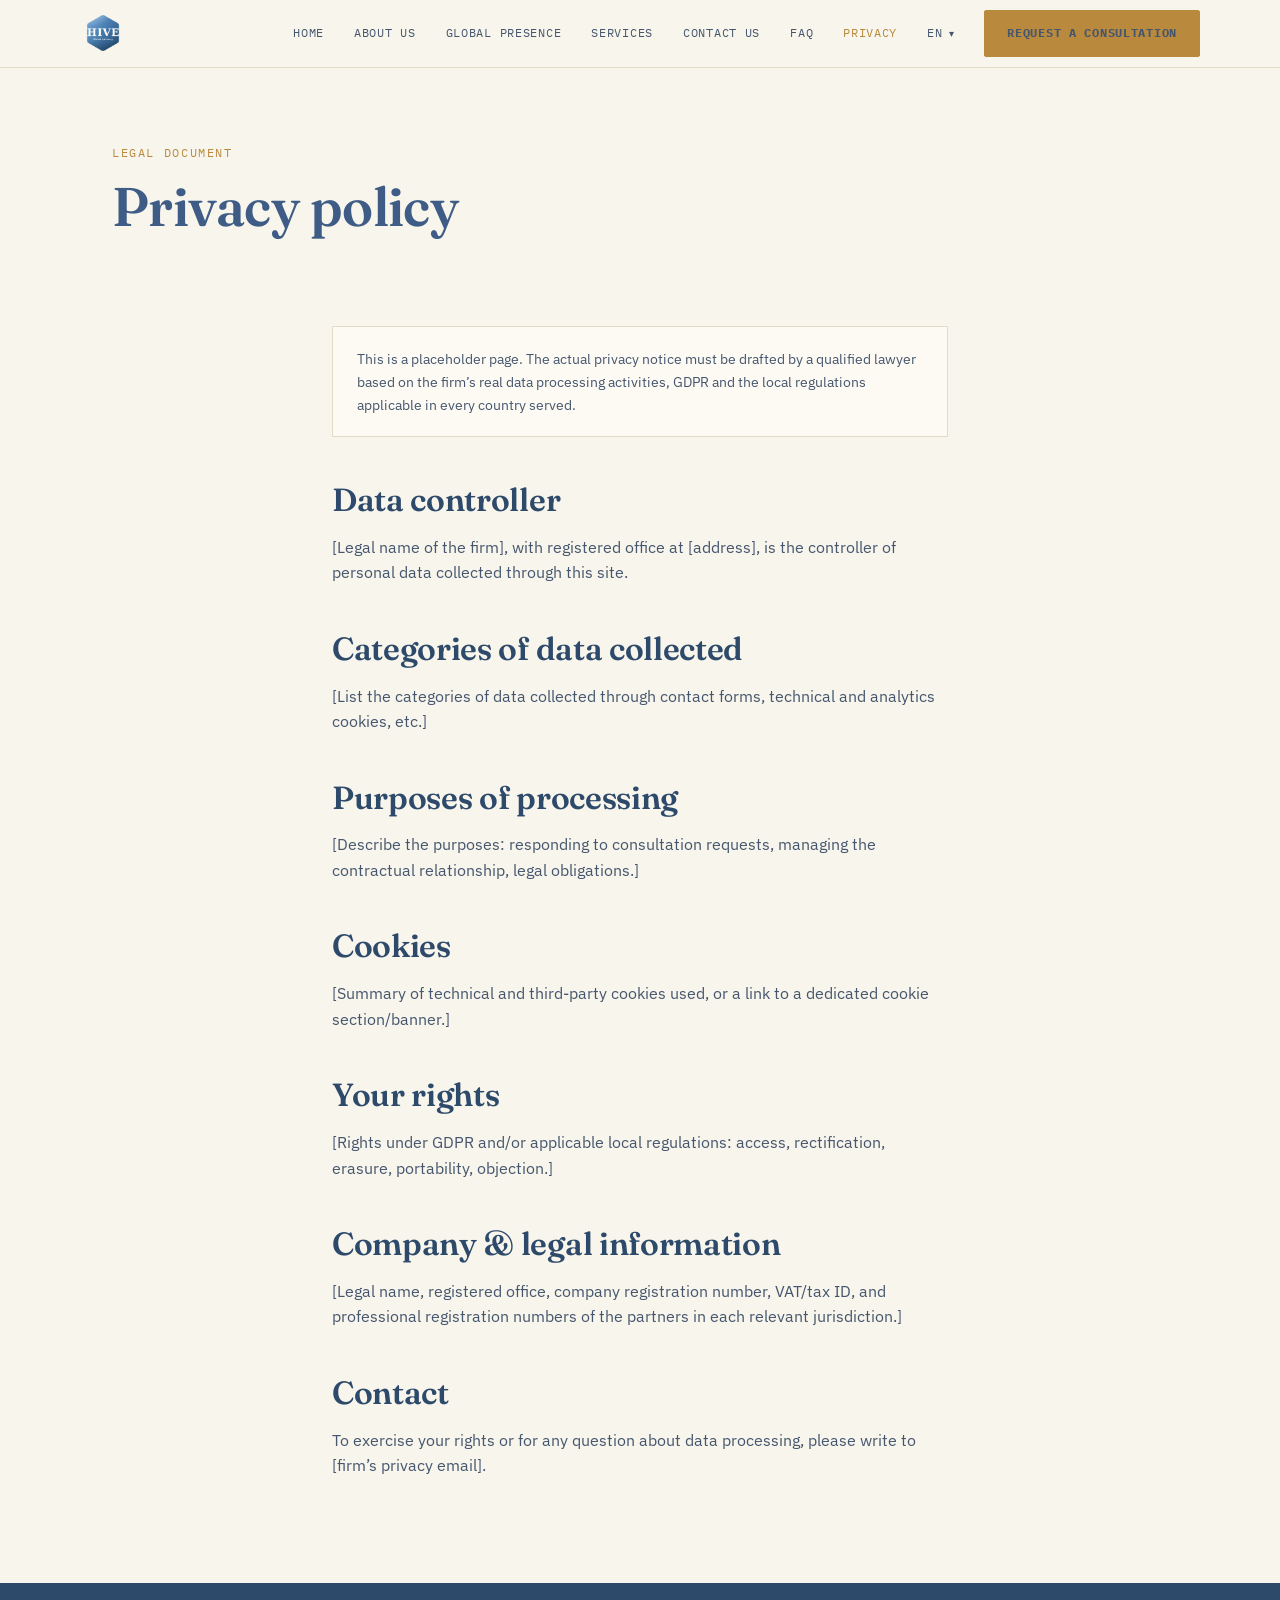
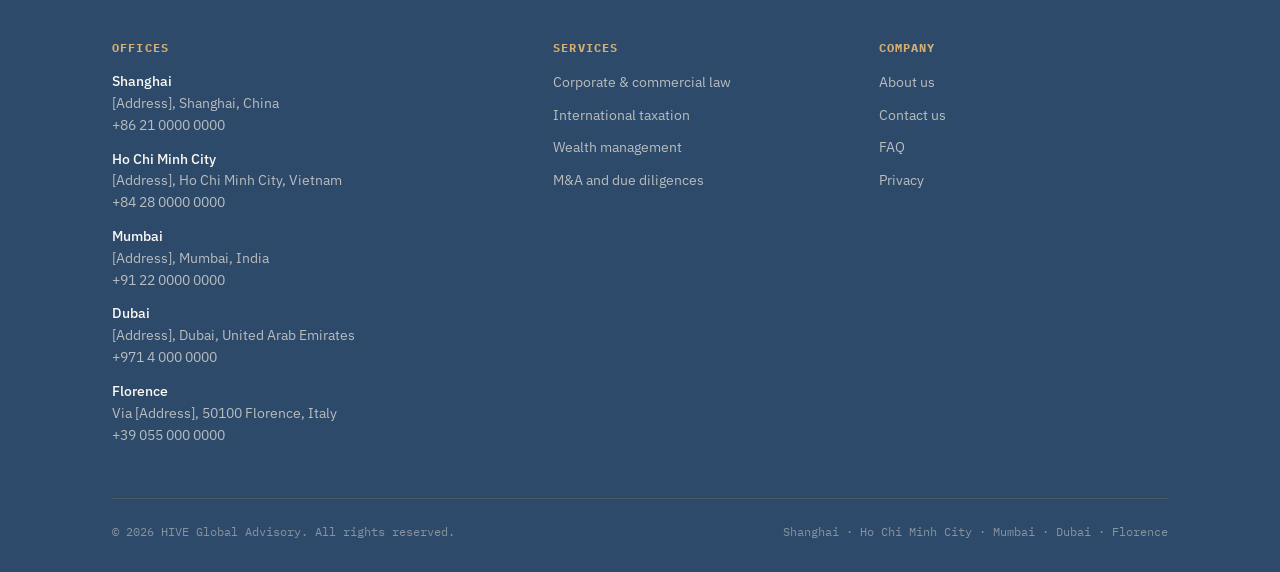
<file: en/privacy.html>
<!DOCTYPE html>
<html lang="en" dir="ltr">
<head>
<meta charset="UTF-8">
<meta name="viewport" content="width=device-width, initial-scale=1.0">
<title>HIVE Global Advisory — Privacy policy</title>
<meta name="description" content="Privacy policy">
<link rel="canonical" href="https://hiveglobaladvisory.com/en/privacy.html">
<link rel="alternate" hreflang="en" href="https://hiveglobaladvisory.com/en/privacy.html">
<link rel="alternate" hreflang="it" href="https://hiveglobaladvisory.com/it/privacy.html">
<link rel="alternate" hreflang="x-default" href="https://hiveglobaladvisory.com/en/privacy.html">
<meta property="og:type" content="website">
<meta property="og:site_name" content="HIVE Global Advisory">
<meta property="og:locale" content="en_US">
<meta property="og:title" content="HIVE Global Advisory — Privacy policy">
<meta property="og:description" content="Privacy policy">
<meta property="og:url" content="https://hiveglobaladvisory.com/en/privacy.html">
<meta property="og:image" content="https://hiveglobaladvisory.com/assets/og-image.png">
<meta name="twitter:card" content="summary_large_image">
<meta name="twitter:title" content="HIVE Global Advisory — Privacy policy">
<meta name="twitter:description" content="Privacy policy">
<meta name="twitter:image" content="https://hiveglobaladvisory.com/assets/og-image.png">
<link rel="icon" href="../assets/logo-mark.svg" type="image/svg+xml">
<link rel="icon" href="../assets/favicon.png" sizes="any">
<link rel="preconnect" href="https://fonts.googleapis.com">
<link rel="preconnect" href="https://fonts.gstatic.com" crossorigin>
<link href="https://fonts.googleapis.com/css2?family=Fraunces:opsz,wght@9..144,500;9..144,600&family=IBM+Plex+Sans:wght@400;500;600&family=IBM+Plex+Mono:wght@400;500;700&display=swap" rel="stylesheet">
<link rel="stylesheet" href="../css/style.css">
</head>
<body>

<header class="site">
  <div class="wrap bar">
    <a href="index.html" class="mark">
      <img src="../assets/logo-full.png" alt="HIVE Global Advisory">
    </a>
    <input type="checkbox" id="nav-toggle">
    <label for="nav-toggle" class="nav-btn">Menu</label>
    <nav class="primary">
      <a href="index.html">Home</a>
      <a href="about-us.html">About us</a>
      <a href="global-presence.html">Global presence</a>
      <a href="services.html">Services</a>
      <a href="contact-us.html">Contact us</a>
      <a href="faq.html">FAQ</a>
      <a href="privacy.html" aria-current="page">Privacy</a>
      <details class="lang-switch">
        <summary>EN <span class="chev">▾</span></summary>
        <div class="lang-menu">
          <a href="../en/privacy.html" aria-current="true">English</a>
          <a href="../it/privacy.html">Italiano</a>
          <a class="soon" href="#" aria-disabled="true">Deutsch <span class="tag">soon</span></a>
          <a class="soon" href="#" aria-disabled="true">Français <span class="tag">soon</span></a>
          <a class="soon" href="#" aria-disabled="true">Español <span class="tag">soon</span></a>
          <a class="soon" href="#" aria-disabled="true">العربية <span class="tag">soon</span></a>
          <a class="soon" href="#" aria-disabled="true">Русский <span class="tag">soon</span></a>
        </div>
      </details>
      <a href="contact-us.html" class="btn btn-solid">Request a consultation</a>
    </nav>
  </div>
</header>

<section class="page-hero">
  <div class="wrap">
    <span class="eyebrow">Legal document</span>
    <h1>Privacy policy</h1>
  </div>
</section>

<section style="padding-top:0;">
  <div class="wrap legal-body">
    <div class="legal-notice">This is a placeholder page. The actual privacy notice must be drafted by a qualified lawyer based on the firm&rsquo;s real data processing activities, GDPR and the local regulations applicable in every country served.</div>
    <h2>Data controller</h2>
    <p>[Legal name of the firm], with registered office at [address], is the controller of personal data collected through this site.</p>
    <h2>Categories of data collected</h2>
    <p>[List the categories of data collected through contact forms, technical and analytics cookies, etc.]</p>
    <h2>Purposes of processing</h2>
    <p>[Describe the purposes: responding to consultation requests, managing the contractual relationship, legal obligations.]</p>
    <h2>Cookies</h2>
    <p>[Summary of technical and third-party cookies used, or a link to a dedicated cookie section/banner.]</p>
    <h2>Your rights</h2>
    <p>[Rights under GDPR and/or applicable local regulations: access, rectification, erasure, portability, objection.]</p>
    <h2>Company &amp; legal information</h2>
    <p>[Legal name, registered office, company registration number, VAT/tax ID, and professional registration numbers of the partners in each relevant jurisdiction.]</p>
    <h2>Contact</h2>
    <p>To exercise your rights or for any question about data processing, please write to [firm&rsquo;s privacy email].</p>
  </div>
</section>

<footer class="site">
  <div class="wrap">
    <div class="grid">
      <div>
        <h4>Offices</h4>
        <div class="office"><span class="city">Shanghai</span><br>[Address], Shanghai, China<br>+86 21 0000 0000</div>
        <div class="office"><span class="city">Ho Chi Minh City</span><br>[Address], Ho Chi Minh City, Vietnam<br>+84 28 0000 0000</div>
        <div class="office"><span class="city">Mumbai</span><br>[Address], Mumbai, India<br>+91 22 0000 0000</div>
        <div class="office"><span class="city">Dubai</span><br>[Address], Dubai, United Arab Emirates<br>+971 4 000 0000</div>
        <div class="office"><span class="city">Florence</span><br>Via [Address], 50100 Florence, Italy<br>+39 055 000 0000</div>
      </div>
      <div>
        <h4>Services</h4>
        <ul>
          <li><a href="services.html#corporate">Corporate &amp; commercial law</a></li>
          <li><a href="services.html#tax">International taxation</a></li>
          <li><a href="services.html#wealth">Wealth management</a></li>
          <li><a href="services.html#ma">M&amp;A and due diligences</a></li>
        </ul>
      </div>
      <div>
        <h4>Company</h4>
        <ul>
          <li><a href="about-us.html">About us</a></li>
          <li><a href="contact-us.html">Contact us</a></li>
          <li><a href="faq.html">FAQ</a></li>
          <li><a href="privacy.html">Privacy</a></li>
        </ul>
      </div>
    </div>
    <div class="bottom">
      <span>&copy; <span id="year">2026</span> HIVE Global Advisory. All rights reserved.</span>
      <span>Shanghai · Ho Chi Minh City · Mumbai · Dubai · Florence</span>
    </div>
  </div>
</footer>
<script src="../js/main.js"></script>
</body>
</html>
</file>
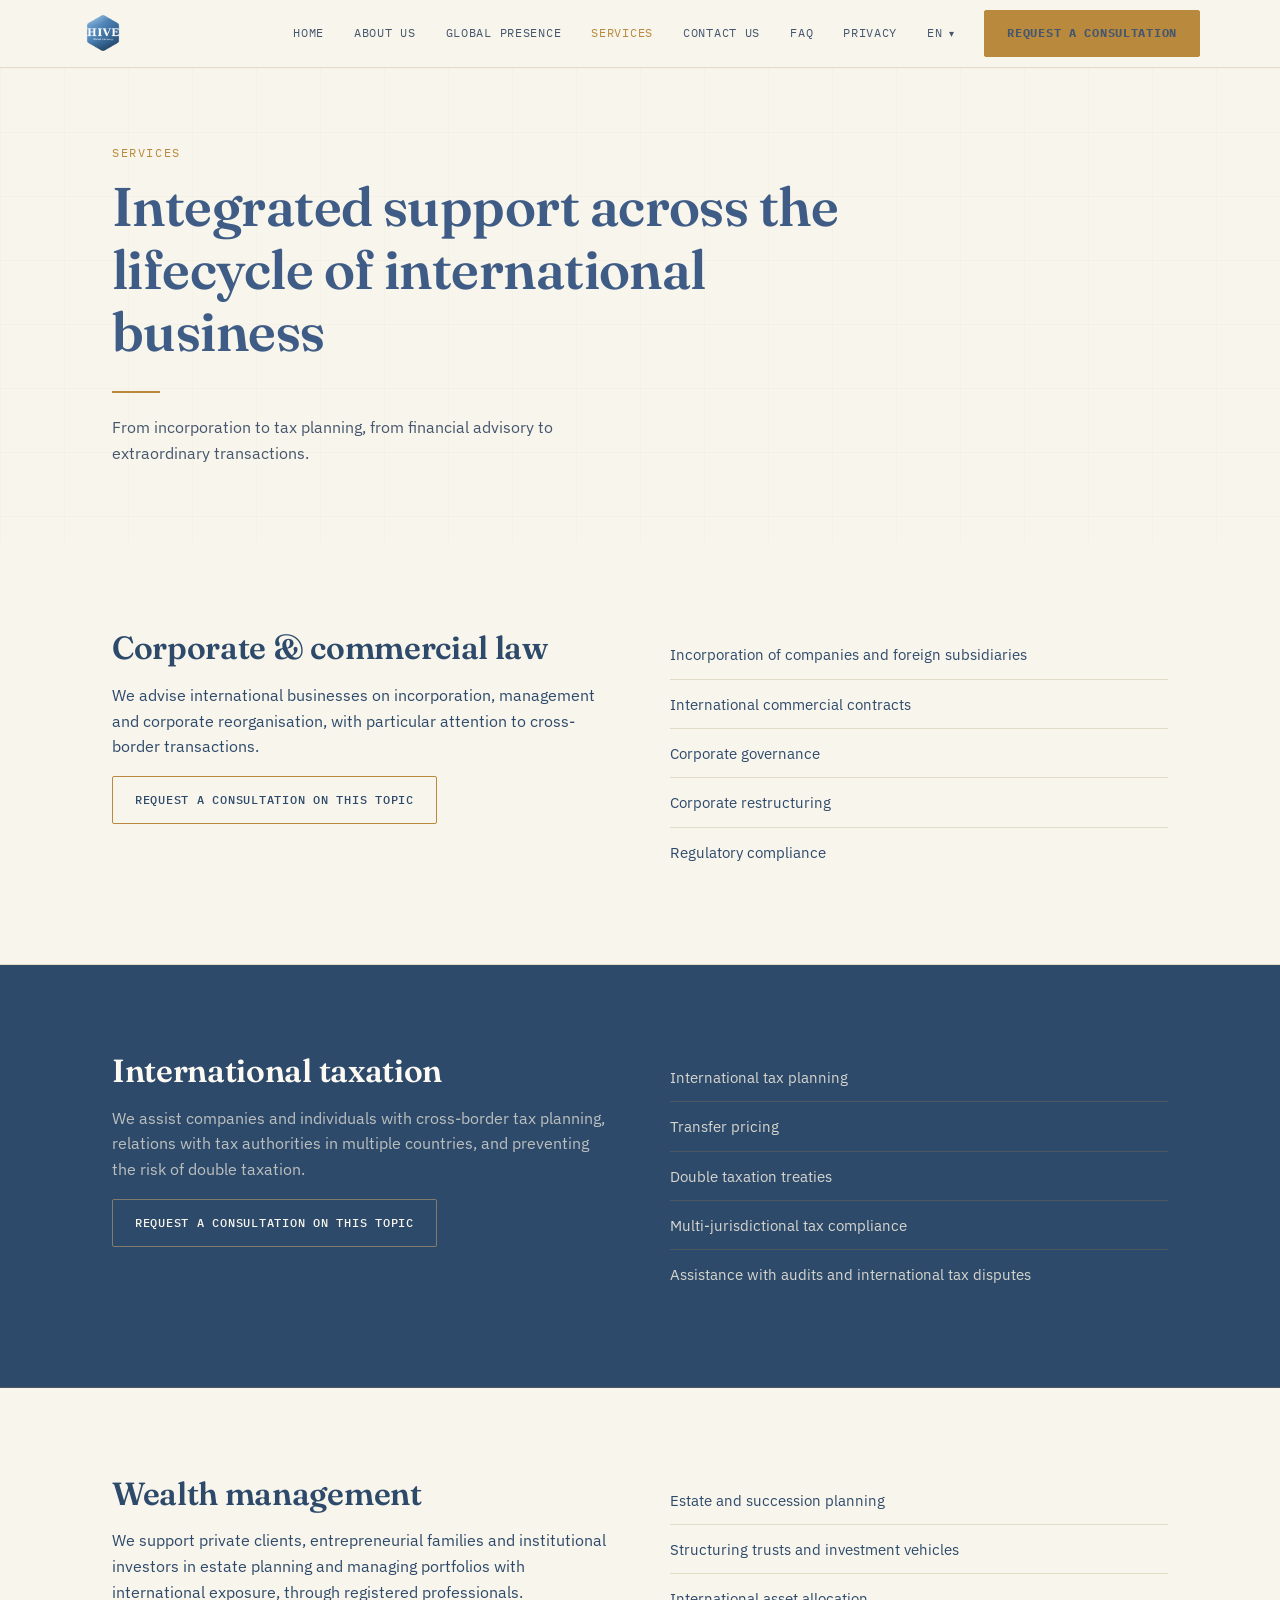
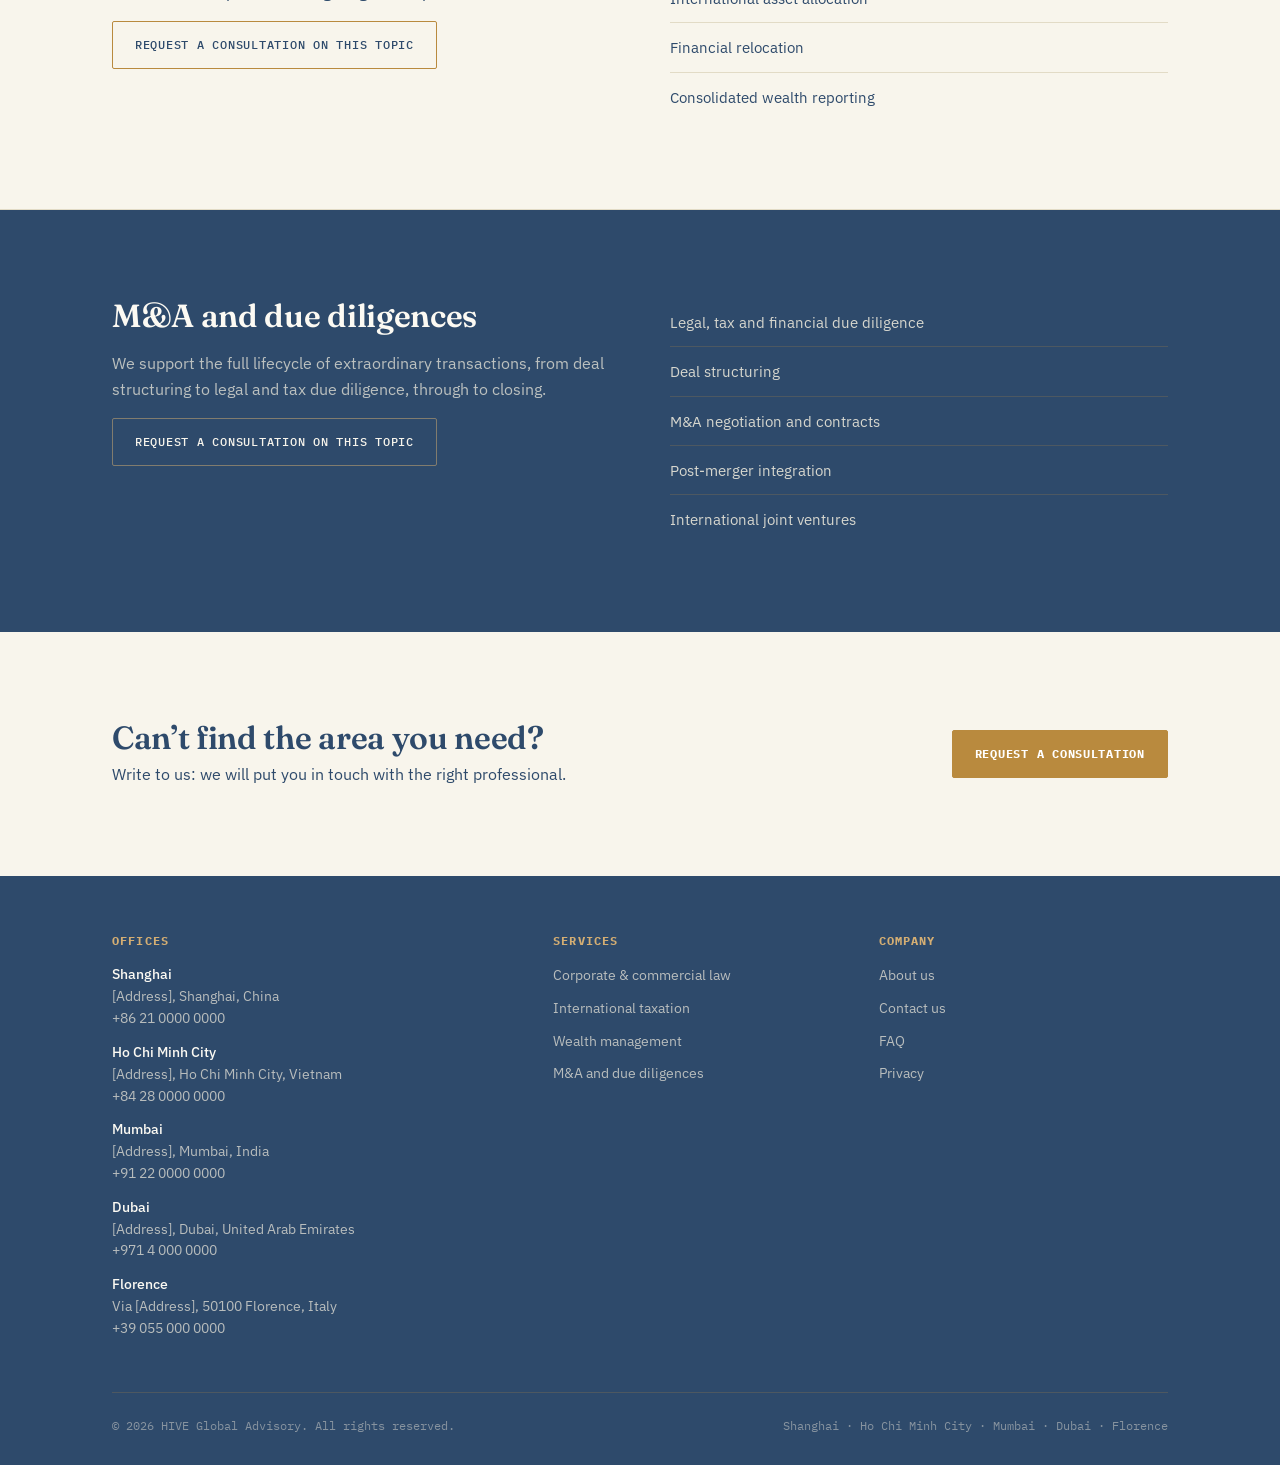
<file: en/services.html>
<!DOCTYPE html>
<html lang="en" dir="ltr">
<head>
<meta charset="UTF-8">
<meta name="viewport" content="width=device-width, initial-scale=1.0">
<title>HIVE Global Advisory — Services</title>
<meta name="description" content="From incorporation to tax planning, from financial advisory to extraordinary transactions.">
<link rel="canonical" href="https://hiveglobaladvisory.com/en/services.html">
<link rel="alternate" hreflang="en" href="https://hiveglobaladvisory.com/en/services.html">
<link rel="alternate" hreflang="it" href="https://hiveglobaladvisory.com/it/services.html">
<link rel="alternate" hreflang="x-default" href="https://hiveglobaladvisory.com/en/services.html">
<meta property="og:type" content="website">
<meta property="og:site_name" content="HIVE Global Advisory">
<meta property="og:locale" content="en_US">
<meta property="og:title" content="HIVE Global Advisory — Services">
<meta property="og:description" content="From incorporation to tax planning, from financial advisory to extraordinary transactions.">
<meta property="og:url" content="https://hiveglobaladvisory.com/en/services.html">
<meta property="og:image" content="https://hiveglobaladvisory.com/assets/og-image.png">
<meta name="twitter:card" content="summary_large_image">
<meta name="twitter:title" content="HIVE Global Advisory — Services">
<meta name="twitter:description" content="From incorporation to tax planning, from financial advisory to extraordinary transactions.">
<meta name="twitter:image" content="https://hiveglobaladvisory.com/assets/og-image.png">
<link rel="icon" href="../assets/logo-mark.svg" type="image/svg+xml">
<link rel="icon" href="../assets/favicon.png" sizes="any">
<link rel="preconnect" href="https://fonts.googleapis.com">
<link rel="preconnect" href="https://fonts.gstatic.com" crossorigin>
<link href="https://fonts.googleapis.com/css2?family=Fraunces:opsz,wght@9..144,500;9..144,600&family=IBM+Plex+Sans:wght@400;500;600&family=IBM+Plex+Mono:wght@400;500;700&display=swap" rel="stylesheet">
<link rel="stylesheet" href="../css/style.css">
<style>
.practice{ padding: 88px 0; border-bottom: 1px solid var(--parchment-line); }
.practice .grid{ display: grid; grid-template-columns: 1fr 1fr; gap: 60px; align-items: start; }
@media (max-width: 760px){ .practice .grid{ grid-template-columns: 1fr; gap: 30px; } }
.practice .ref{ font-family: var(--font-mono); color: var(--brass); font-size: .85rem; display: block; margin-bottom: 14px; }
.practice.on-ink{ border-bottom-color: var(--ink-line); }
.practice ul{ list-style: none; margin: 0; padding: 0; }
.practice li{ font-size: .95rem; padding: 12px 0; border-top: 1px solid var(--parchment-line); }
.practice.on-ink li{ border-top-color: var(--ink-line); color: rgba(243,238,223,.85); }
.practice li:first-child{ border-top: none; }
</style>
</head>
<body>

<header class="site">
  <div class="wrap bar">
    <a href="index.html" class="mark">
      <img src="../assets/logo-full.png" alt="HIVE Global Advisory">
    </a>
    <input type="checkbox" id="nav-toggle">
    <label for="nav-toggle" class="nav-btn">Menu</label>
    <nav class="primary">
      <a href="index.html">Home</a>
      <a href="about-us.html">About us</a>
      <a href="global-presence.html">Global presence</a>
      <a href="services.html" aria-current="page">Services</a>
      <a href="contact-us.html">Contact us</a>
      <a href="faq.html">FAQ</a>
      <a href="privacy.html">Privacy</a>
      <details class="lang-switch">
        <summary>EN <span class="chev">▾</span></summary>
        <div class="lang-menu">
          <a href="../en/services.html" aria-current="true">English</a>
          <a href="../it/services.html">Italiano</a>
          <a class="soon" href="#" aria-disabled="true">Deutsch <span class="tag">soon</span></a>
          <a class="soon" href="#" aria-disabled="true">Français <span class="tag">soon</span></a>
          <a class="soon" href="#" aria-disabled="true">Español <span class="tag">soon</span></a>
          <a class="soon" href="#" aria-disabled="true">العربية <span class="tag">soon</span></a>
          <a class="soon" href="#" aria-disabled="true">Русский <span class="tag">soon</span></a>
        </div>
      </details>
      <a href="contact-us.html" class="btn btn-solid">Request a consultation</a>
    </nav>
  </div>
</header>

<section class="page-hero motif">
  <svg class="bg" width="100%" height="100%" aria-hidden="true"><defs><pattern id="grid" width="64" height="64" patternUnits="userSpaceOnUse"><path d="M 64 0 L 0 0 0 64" fill="none" stroke="#B98A3E" stroke-width="0.5"/></pattern></defs><rect width="100%" height="100%" fill="url(#grid)"/></svg>
  <div class="wrap">
    <span class="eyebrow">Services</span>
    <h1 style="max-width:22ch;">Integrated support across the lifecycle of international business</h1>
    <div class="rule"></div>
    <p class="lede lede-sm">From incorporation to tax planning, from financial advisory to extraordinary transactions.</p>
  </div>
</section>

<section id="corporate" class="practice">
  <div class="wrap grid">
    <div>
      <h2>Corporate &amp; commercial law</h2>
      <p>We advise international businesses on incorporation, management and corporate reorganisation, with particular attention to cross-border transactions.</p>
      <a href="contact-us.html" class="btn btn-ghost">Request a consultation on this topic</a>
    </div>
    <ul>
        <li>Incorporation of companies and foreign subsidiaries</li>
        <li>International commercial contracts</li>
        <li>Corporate governance</li>
        <li>Corporate restructuring</li>
        <li>Regulatory compliance</li>
    </ul>
  </div>
</section>

<section id="tax" class="practice on-ink">
  <div class="wrap grid">
    <div>
      <h2>International taxation</h2>
      <p>We assist companies and individuals with cross-border tax planning, relations with tax authorities in multiple countries, and preventing the risk of double taxation.</p>
      <a href="contact-us.html" class="btn btn-ghost">Request a consultation on this topic</a>
    </div>
    <ul>
        <li>International tax planning</li>
        <li>Transfer pricing</li>
        <li>Double taxation treaties</li>
        <li>Multi-jurisdictional tax compliance</li>
        <li>Assistance with audits and international tax disputes</li>
    </ul>
  </div>
</section>

<section id="wealth" class="practice">
  <div class="wrap grid">
    <div>
      <h2>Wealth management</h2>
      <p>We support private clients, entrepreneurial families and institutional investors in estate planning and managing portfolios with international exposure, through registered professionals.</p>
      <a href="contact-us.html" class="btn btn-ghost">Request a consultation on this topic</a>
    </div>
    <ul>
        <li>Estate and succession planning</li>
        <li>Structuring trusts and investment vehicles</li>
        <li>International asset allocation</li>
        <li>Financial relocation</li>
        <li>Consolidated wealth reporting</li>
    </ul>
  </div>
</section>

<section id="ma" class="practice on-ink" style="border-bottom:none;">
  <div class="wrap grid">
    <div>
      <h2>M&amp;A and due diligences</h2>
      <p>We support the full lifecycle of extraordinary transactions, from deal structuring to legal and tax due diligence, through to closing.</p>
      <a href="contact-us.html" class="btn btn-ghost">Request a consultation on this topic</a>
    </div>
    <ul>
        <li>Legal, tax and financial due diligence</li>
        <li>Deal structuring</li>
        <li>M&amp;A negotiation and contracts</li>
        <li>Post-merger integration</li>
        <li>International joint ventures</li>
    </ul>
  </div>
</section>

<section class="cta-band">
  <div class="wrap">
    <div>
      <h2>Can&rsquo;t find the area you need?</h2>
      <p style="margin:0;">Write to us: we will put you in touch with the right professional.</p>
    </div>
    <a href="contact-us.html" class="btn btn-solid">Request a consultation</a>
  </div>
</section>

<footer class="site">
  <div class="wrap">
    <div class="grid">
      <div>
        <h4>Offices</h4>
        <div class="office"><span class="city">Shanghai</span><br>[Address], Shanghai, China<br>+86 21 0000 0000</div>
        <div class="office"><span class="city">Ho Chi Minh City</span><br>[Address], Ho Chi Minh City, Vietnam<br>+84 28 0000 0000</div>
        <div class="office"><span class="city">Mumbai</span><br>[Address], Mumbai, India<br>+91 22 0000 0000</div>
        <div class="office"><span class="city">Dubai</span><br>[Address], Dubai, United Arab Emirates<br>+971 4 000 0000</div>
        <div class="office"><span class="city">Florence</span><br>Via [Address], 50100 Florence, Italy<br>+39 055 000 0000</div>
      </div>
      <div>
        <h4>Services</h4>
        <ul>
          <li><a href="services.html#corporate">Corporate &amp; commercial law</a></li>
          <li><a href="services.html#tax">International taxation</a></li>
          <li><a href="services.html#wealth">Wealth management</a></li>
          <li><a href="services.html#ma">M&amp;A and due diligences</a></li>
        </ul>
      </div>
      <div>
        <h4>Company</h4>
        <ul>
          <li><a href="about-us.html">About us</a></li>
          <li><a href="contact-us.html">Contact us</a></li>
          <li><a href="faq.html">FAQ</a></li>
          <li><a href="privacy.html">Privacy</a></li>
        </ul>
      </div>
    </div>
    <div class="bottom">
      <span>&copy; <span id="year">2026</span> HIVE Global Advisory. All rights reserved.</span>
      <span>Shanghai · Ho Chi Minh City · Mumbai · Dubai · Florence</span>
    </div>
  </div>
</footer>
<script src="../js/main.js"></script>
</body>
</html>
</file>
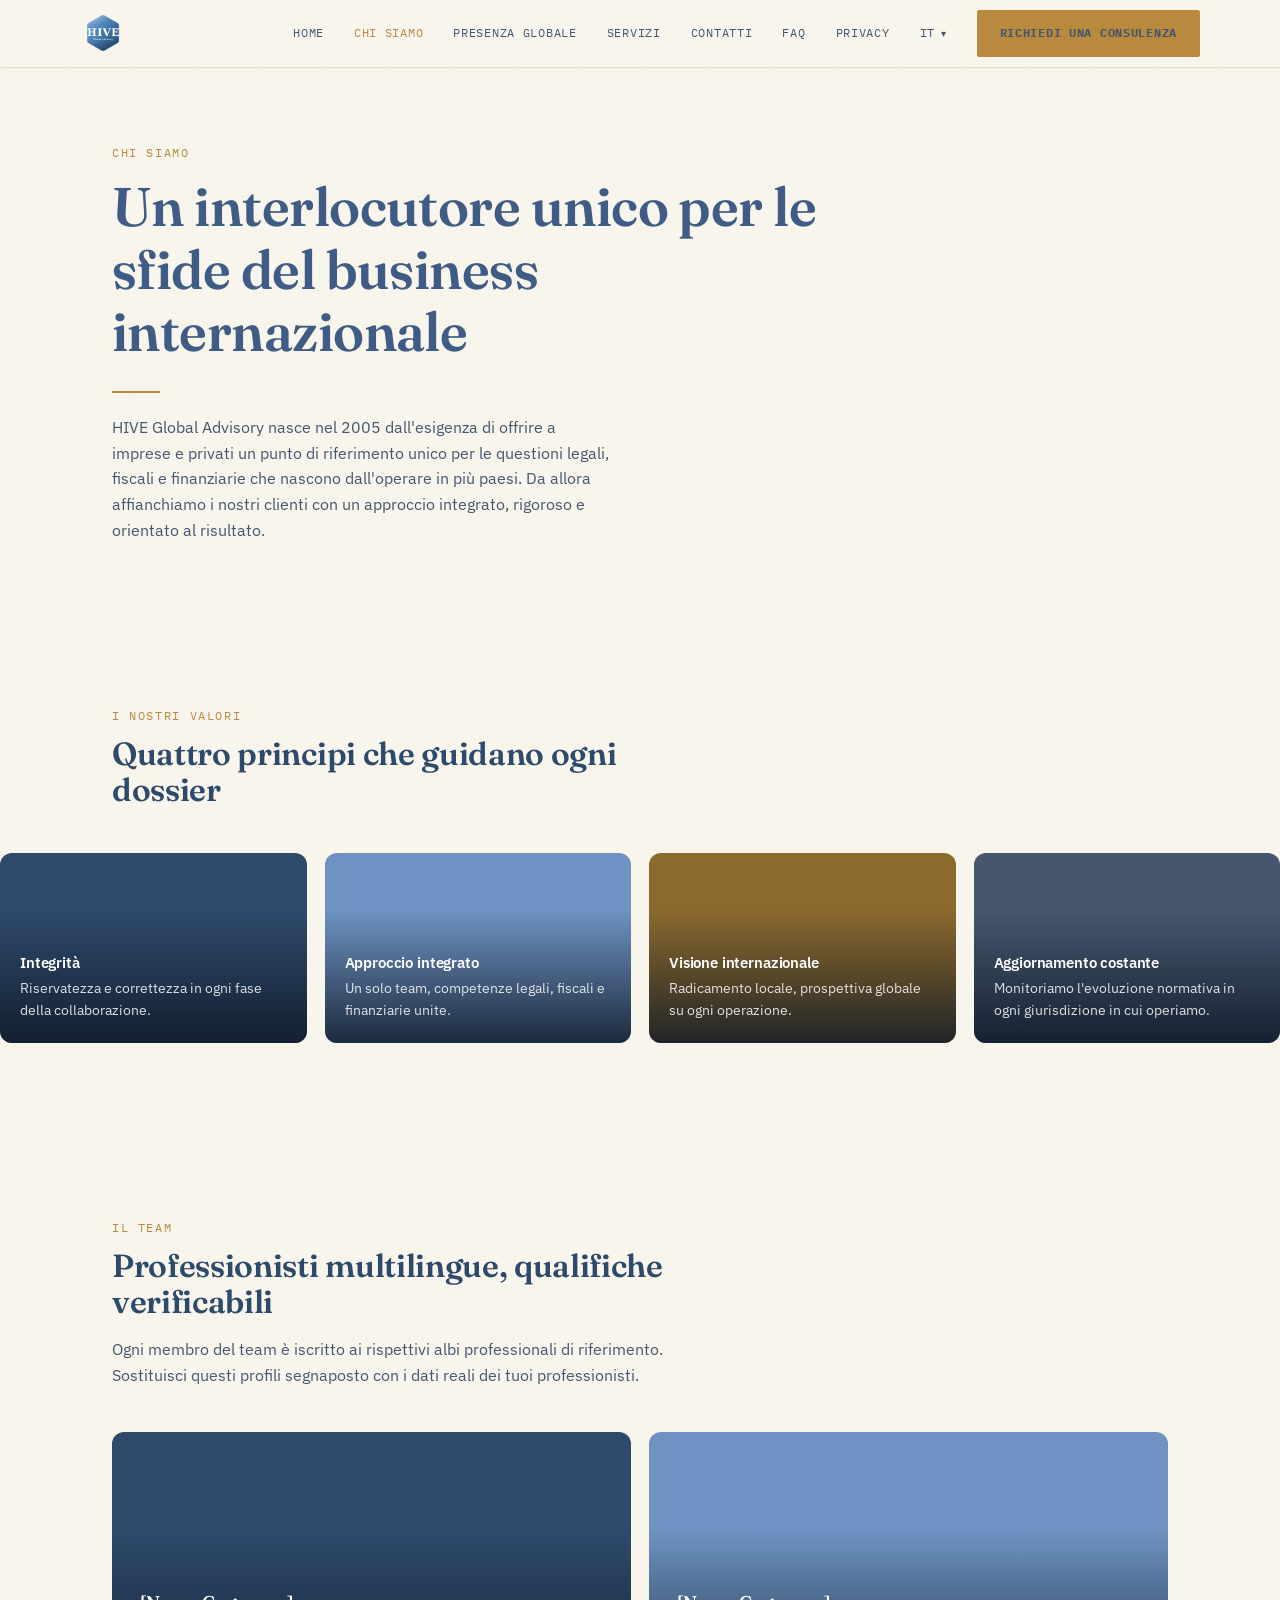
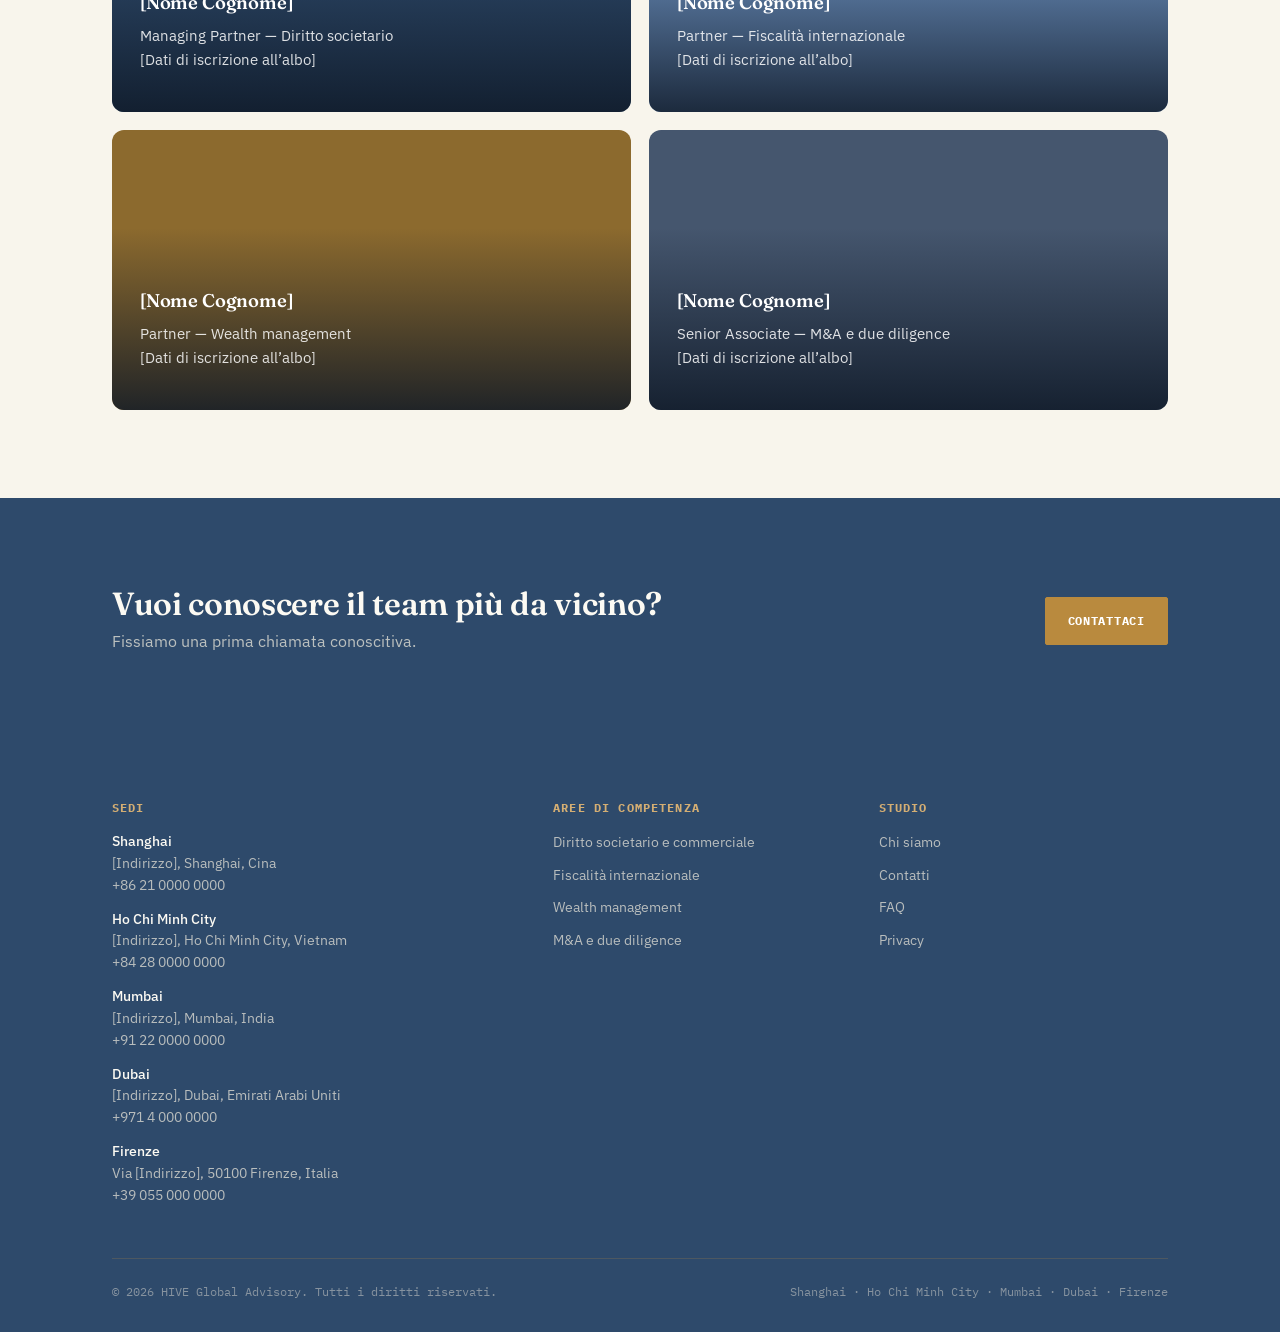
<file: it/about-us.html>
<!DOCTYPE html>
<html lang="it" dir="ltr">
<head>
<meta charset="UTF-8">
<meta name="viewport" content="width=device-width, initial-scale=1.0">
<title>HIVE Global Advisory — Chi siamo</title>
<meta name="description" content="HIVE Global Advisory nasce nel 2005 dall'esigenza di offrire a imprese e privati un punto di riferimento unico per le questioni legali, fiscali e finanziarie che nascono dall'operare in più paesi. Da allora affianchiamo i nostri clienti con un approccio integrato, rigoroso e orientato al risultato.">
<link rel="canonical" href="https://hiveglobaladvisory.com/it/about-us.html">
<link rel="alternate" hreflang="en" href="https://hiveglobaladvisory.com/en/about-us.html">
<link rel="alternate" hreflang="it" href="https://hiveglobaladvisory.com/it/about-us.html">
<link rel="alternate" hreflang="x-default" href="https://hiveglobaladvisory.com/en/about-us.html">
<meta property="og:type" content="website">
<meta property="og:site_name" content="HIVE Global Advisory">
<meta property="og:locale" content="it_IT">
<meta property="og:title" content="HIVE Global Advisory — Chi siamo">
<meta property="og:description" content="HIVE Global Advisory nasce nel 2005 dall'esigenza di offrire a imprese e privati un punto di riferimento unico per le questioni legali, fiscali e finanziarie che nascono dall'operare in più paesi. Da allora affianchiamo i nostri clienti con un approccio integrato, rigoroso e orientato al risultato.">
<meta property="og:url" content="https://hiveglobaladvisory.com/it/about-us.html">
<meta property="og:image" content="https://hiveglobaladvisory.com/assets/og-image.png">
<meta name="twitter:card" content="summary_large_image">
<meta name="twitter:title" content="HIVE Global Advisory — Chi siamo">
<meta name="twitter:description" content="HIVE Global Advisory nasce nel 2005 dall'esigenza di offrire a imprese e privati un punto di riferimento unico per le questioni legali, fiscali e finanziarie che nascono dall'operare in più paesi. Da allora affianchiamo i nostri clienti con un approccio integrato, rigoroso e orientato al risultato.">
<meta name="twitter:image" content="https://hiveglobaladvisory.com/assets/og-image.png">
<link rel="icon" href="../assets/logo-mark.svg" type="image/svg+xml">
<link rel="icon" href="../assets/favicon.png" sizes="any">
<link rel="preconnect" href="https://fonts.googleapis.com">
<link rel="preconnect" href="https://fonts.gstatic.com" crossorigin>
<link href="https://fonts.googleapis.com/css2?family=Fraunces:opsz,wght@9..144,500;9..144,600&family=IBM+Plex+Sans:wght@400;500;600&family=IBM+Plex+Mono:wght@400;500;700&display=swap" rel="stylesheet">
<link rel="stylesheet" href="../css/style.css">
</head>
<body>

<header class="site">
  <div class="wrap bar">
    <a href="index.html" class="mark">
      <img src="../assets/logo-full.png" alt="HIVE Global Advisory">
    </a>
    <input type="checkbox" id="nav-toggle">
    <label for="nav-toggle" class="nav-btn">Menu</label>
    <nav class="primary">
      <a href="index.html">Home</a>
      <a href="about-us.html" aria-current="page">Chi siamo</a>
      <a href="global-presence.html">Presenza globale</a>
      <a href="services.html">Servizi</a>
      <a href="contact-us.html">Contatti</a>
      <a href="faq.html">FAQ</a>
      <a href="privacy.html">Privacy</a>
      <details class="lang-switch">
        <summary>IT <span class="chev">▾</span></summary>
        <div class="lang-menu">
          <a href="../en/about-us.html">English</a>
          <a href="../it/about-us.html" aria-current="true">Italiano</a>
          <a class="soon" href="#" aria-disabled="true">Deutsch <span class="tag">presto</span></a>
          <a class="soon" href="#" aria-disabled="true">Français <span class="tag">presto</span></a>
          <a class="soon" href="#" aria-disabled="true">Español <span class="tag">presto</span></a>
          <a class="soon" href="#" aria-disabled="true">العربية <span class="tag">presto</span></a>
          <a class="soon" href="#" aria-disabled="true">Русский <span class="tag">presto</span></a>
        </div>
      </details>
      <a href="contact-us.html" class="btn btn-solid">Richiedi una consulenza</a>
    </nav>
  </div>
</header>

<section class="page-hero motif">
  <svg class="bg" width="100%" height="100%" aria-hidden="true"><defs><pattern id="grid" width="64" height="64" patternUnits="userSpaceOnUse"><path d="M 64 0 L 0 0 0 64" fill="none" stroke="#B98A3E" stroke-width="0.5"/></pattern></defs><rect width="100%" height="100%" fill="url(#grid)"/></svg>
  <div class="wrap">
    <span class="eyebrow">Chi siamo</span>
    <h1 style="max-width:20ch;">Un interlocutore unico per le sfide del business internazionale</h1>
    <div class="rule"></div>
    <p class="lede lede-sm">HIVE Global Advisory nasce nel 2005 dall'esigenza di offrire a imprese e privati un punto di riferimento unico per le questioni legali, fiscali e finanziarie che nascono dall'operare in più paesi. Da allora affianchiamo i nostri clienti con un approccio integrato, rigoroso e orientato al risultato.</p>
  </div>
</section>

<section>
  <div class="wrap">
    <div class="section-head">
      <span class="eyebrow">I nostri valori</span>
      <h2>Quattro principi che guidano ogni dossier</h2>
    </div>
  </div>
  <div class="facts">
    <div class="fact"><h3>Integrità</h3><p>Riservatezza e correttezza in ogni fase della collaborazione.</p></div>
    <div class="fact"><h3>Approccio integrato</h3><p>Un solo team, competenze legali, fiscali e finanziarie unite.</p></div>
    <div class="fact"><h3>Visione internazionale</h3><p>Radicamento locale, prospettiva globale su ogni operazione.</p></div>
    <div class="fact"><h3>Aggiornamento costante</h3><p>Monitoriamo l'evoluzione normativa in ogni giurisdizione in cui operiamo.</p></div>
  </div>
</section>

<section>
  <div class="wrap">
    <div class="section-head">
      <span class="eyebrow">Il team</span>
      <h2>Professionisti multilingue, qualifiche verificabili</h2>
      <p>Ogni membro del team è iscritto ai rispettivi albi professionali di riferimento. Sostituisci questi profili segnaposto con i dati reali dei tuoi professionisti.</p>
    </div>
    <div class="articles">
      <div class="article">
        <h3>[Nome Cognome]</h3>
        <p>Managing Partner — Diritto societario<br>[Dati di iscrizione all’albo]</p>
      </div>
      <div class="article">
        <h3>[Nome Cognome]</h3>
        <p>Partner — Fiscalità internazionale<br>[Dati di iscrizione all’albo]</p>
      </div>
      <div class="article">
        <h3>[Nome Cognome]</h3>
        <p>Partner — Wealth management<br>[Dati di iscrizione all’albo]</p>
      </div>
      <div class="article">
        <h3>[Nome Cognome]</h3>
        <p>Senior Associate — M&amp;A e due diligence<br>[Dati di iscrizione all’albo]</p>
      </div>
    </div>
  </div>
</section>

<section class="on-ink cta-band">
  <div class="wrap">
    <div>
      <h2>Vuoi conoscere il team più da vicino?</h2>
      <p style="margin:0;">Fissiamo una prima chiamata conoscitiva.</p>
    </div>
    <a href="contact-us.html" class="btn btn-solid">Contattaci</a>
  </div>
</section>

<footer class="site">
  <div class="wrap">
    <div class="grid">
      <div>
        <h4>Sedi</h4>
        <div class="office"><span class="city">Shanghai</span><br>[Indirizzo], Shanghai, Cina<br>+86 21 0000 0000</div>
        <div class="office"><span class="city">Ho Chi Minh City</span><br>[Indirizzo], Ho Chi Minh City, Vietnam<br>+84 28 0000 0000</div>
        <div class="office"><span class="city">Mumbai</span><br>[Indirizzo], Mumbai, India<br>+91 22 0000 0000</div>
        <div class="office"><span class="city">Dubai</span><br>[Indirizzo], Dubai, Emirati Arabi Uniti<br>+971 4 000 0000</div>
        <div class="office"><span class="city">Firenze</span><br>Via [Indirizzo], 50100 Firenze, Italia<br>+39 055 000 0000</div>
      </div>
      <div>
        <h4>Aree di competenza</h4>
        <ul>
          <li><a href="services.html#corporate">Diritto societario e commerciale</a></li>
          <li><a href="services.html#tax">Fiscalità internazionale</a></li>
          <li><a href="services.html#wealth">Wealth management</a></li>
          <li><a href="services.html#ma">M&amp;A e due diligence</a></li>
        </ul>
      </div>
      <div>
        <h4>Studio</h4>
        <ul>
          <li><a href="about-us.html">Chi siamo</a></li>
          <li><a href="contact-us.html">Contatti</a></li>
          <li><a href="faq.html">FAQ</a></li>
          <li><a href="privacy.html">Privacy</a></li>
        </ul>
      </div>
    </div>
    <div class="bottom">
      <span>&copy; <span id="year">2026</span> HIVE Global Advisory. Tutti i diritti riservati.</span>
      <span>Shanghai · Ho Chi Minh City · Mumbai · Dubai · Firenze</span>
    </div>
  </div>
</footer>
<script src="../js/main.js"></script>
</body>
</html>
</file>
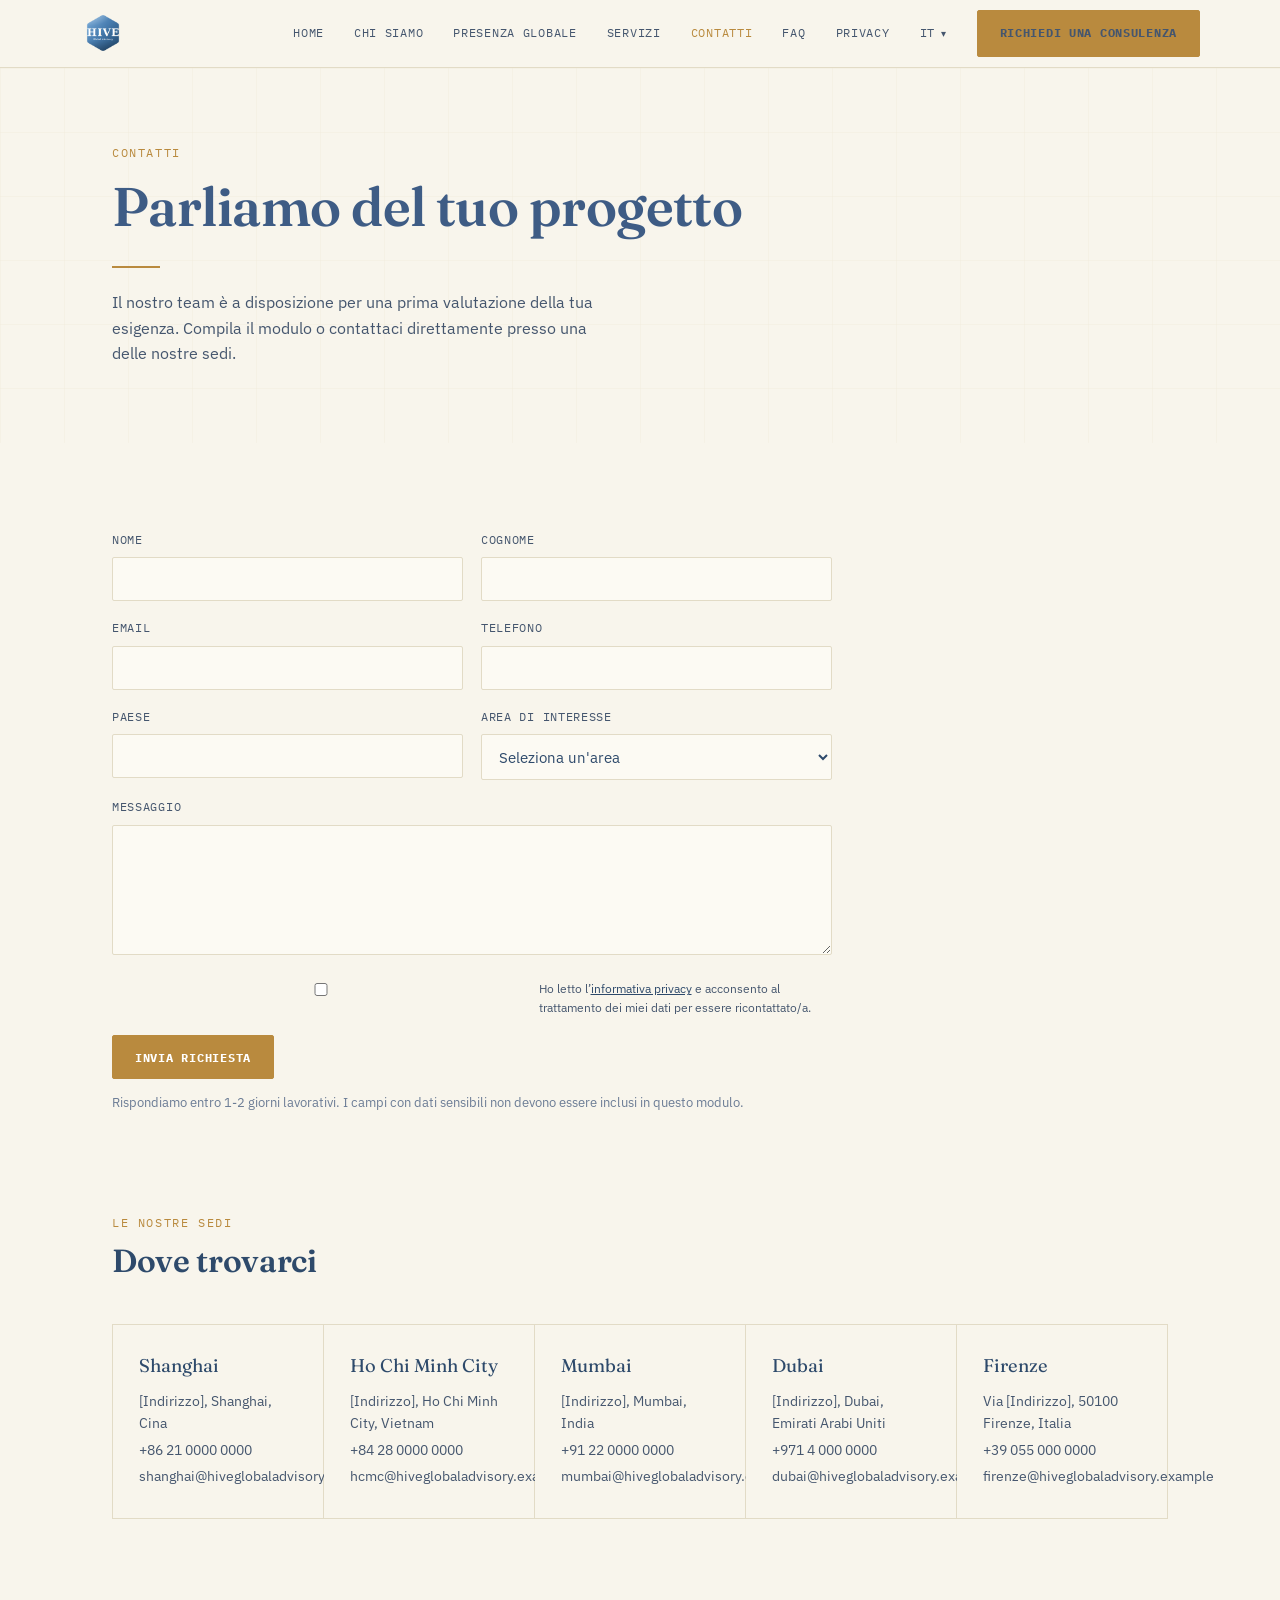
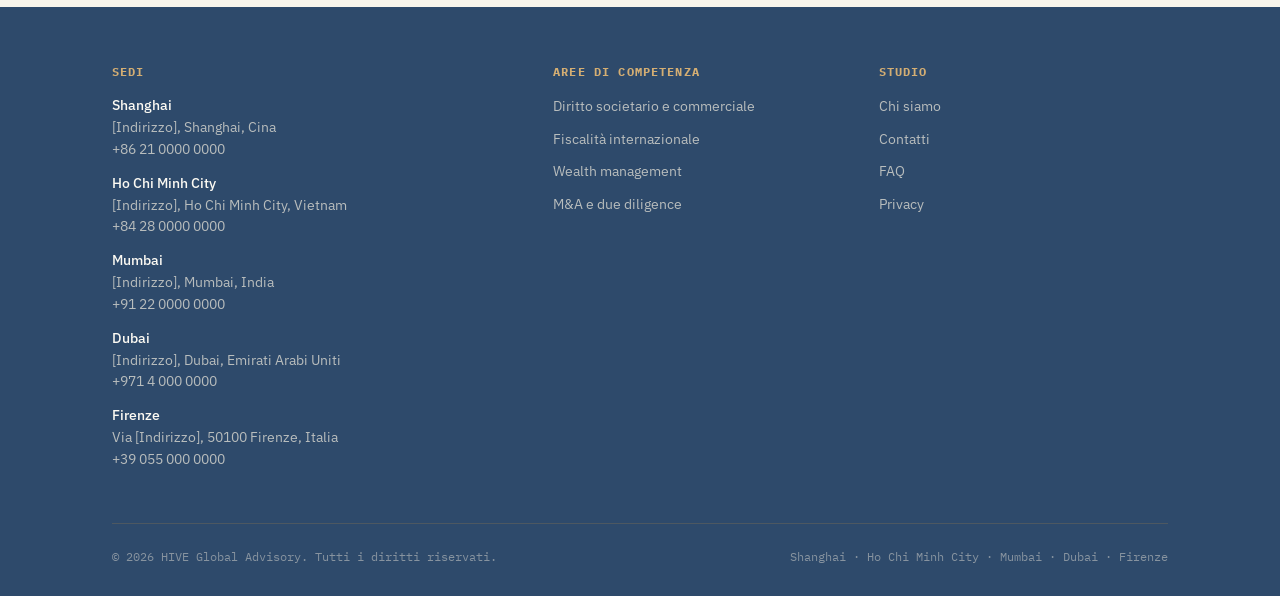
<file: it/contact-us.html>
<!DOCTYPE html>
<html lang="it" dir="ltr">
<head>
<meta charset="UTF-8">
<meta name="viewport" content="width=device-width, initial-scale=1.0">
<title>HIVE Global Advisory — Contatti</title>
<meta name="description" content="Il nostro team è a disposizione per una prima valutazione della tua esigenza. Compila il modulo o contattaci direttamente presso una delle nostre sedi.">
<link rel="canonical" href="https://hiveglobaladvisory.com/it/contact-us.html">
<link rel="alternate" hreflang="en" href="https://hiveglobaladvisory.com/en/contact-us.html">
<link rel="alternate" hreflang="it" href="https://hiveglobaladvisory.com/it/contact-us.html">
<link rel="alternate" hreflang="x-default" href="https://hiveglobaladvisory.com/en/contact-us.html">
<meta property="og:type" content="website">
<meta property="og:site_name" content="HIVE Global Advisory">
<meta property="og:locale" content="it_IT">
<meta property="og:title" content="HIVE Global Advisory — Contatti">
<meta property="og:description" content="Il nostro team è a disposizione per una prima valutazione della tua esigenza. Compila il modulo o contattaci direttamente presso una delle nostre sedi.">
<meta property="og:url" content="https://hiveglobaladvisory.com/it/contact-us.html">
<meta property="og:image" content="https://hiveglobaladvisory.com/assets/og-image.png">
<meta name="twitter:card" content="summary_large_image">
<meta name="twitter:title" content="HIVE Global Advisory — Contatti">
<meta name="twitter:description" content="Il nostro team è a disposizione per una prima valutazione della tua esigenza. Compila il modulo o contattaci direttamente presso una delle nostre sedi.">
<meta name="twitter:image" content="https://hiveglobaladvisory.com/assets/og-image.png">
<link rel="icon" href="../assets/logo-mark.svg" type="image/svg+xml">
<link rel="icon" href="../assets/favicon.png" sizes="any">
<link rel="preconnect" href="https://fonts.googleapis.com">
<link rel="preconnect" href="https://fonts.gstatic.com" crossorigin>
<link href="https://fonts.googleapis.com/css2?family=Fraunces:opsz,wght@9..144,500;9..144,600&family=IBM+Plex+Sans:wght@400;500;600&family=IBM+Plex+Mono:wght@400;500;700&display=swap" rel="stylesheet">
<link rel="stylesheet" href="../css/style.css">
<style>
.offices-4{ display:grid; grid-template-columns:repeat(auto-fit, minmax(210px,1fr)); gap:1px; background:var(--parchment-line); border:1px solid var(--parchment-line); margin-top:20px; }
.checkline{ display:flex; align-items:flex-start; gap:10px; font-size:.85rem; color:var(--slate); }
.checkline input{ width:auto; margin-top:3px; }
</style>
</head>
<body>

<header class="site">
  <div class="wrap bar">
    <a href="index.html" class="mark">
      <img src="../assets/logo-full.png" alt="HIVE Global Advisory">
    </a>
    <input type="checkbox" id="nav-toggle">
    <label for="nav-toggle" class="nav-btn">Menu</label>
    <nav class="primary">
      <a href="index.html">Home</a>
      <a href="about-us.html">Chi siamo</a>
      <a href="global-presence.html">Presenza globale</a>
      <a href="services.html">Servizi</a>
      <a href="contact-us.html" aria-current="page">Contatti</a>
      <a href="faq.html">FAQ</a>
      <a href="privacy.html">Privacy</a>
      <details class="lang-switch">
        <summary>IT <span class="chev">▾</span></summary>
        <div class="lang-menu">
          <a href="../en/contact-us.html">English</a>
          <a href="../it/contact-us.html" aria-current="true">Italiano</a>
          <a class="soon" href="#" aria-disabled="true">Deutsch <span class="tag">presto</span></a>
          <a class="soon" href="#" aria-disabled="true">Français <span class="tag">presto</span></a>
          <a class="soon" href="#" aria-disabled="true">Español <span class="tag">presto</span></a>
          <a class="soon" href="#" aria-disabled="true">العربية <span class="tag">presto</span></a>
          <a class="soon" href="#" aria-disabled="true">Русский <span class="tag">presto</span></a>
        </div>
      </details>
      <a href="contact-us.html" class="btn btn-solid">Richiedi una consulenza</a>
    </nav>
  </div>
</header>

<section class="page-hero motif">
  <svg class="bg" width="100%" height="100%" aria-hidden="true"><defs><pattern id="grid" width="64" height="64" patternUnits="userSpaceOnUse"><path d="M 64 0 L 0 0 0 64" fill="none" stroke="#B98A3E" stroke-width="0.5"/></pattern></defs><rect width="100%" height="100%" fill="url(#grid)"/></svg>
  <div class="wrap">
    <span class="eyebrow">Contatti</span>
    <h1 style="max-width:20ch;">Parliamo del tuo progetto</h1>
    <div class="rule"></div>
    <p class="lede lede-sm">Il nostro team è a disposizione per una prima valutazione della tua esigenza. Compila il modulo o contattaci direttamente presso una delle nostre sedi.</p>
  </div>
</section>

<section>
  <div class="wrap">
    <!--
      Static site: this form does not send data until connected to a
      service (Netlify Forms, Formspree, your own backend...).
      See the project README.
    -->
    <form class="contact" action="#" method="POST">
      <div>
        <label for="nome">Nome</label>
        <input type="text" id="nome" name="first_name" required>
      </div>
      <div>
        <label for="cognome">Cognome</label>
        <input type="text" id="cognome" name="last_name" required>
      </div>
      <div>
        <label for="email">Email</label>
        <input type="email" id="email" name="email" required>
      </div>
      <div>
        <label for="telefono">Telefono</label>
        <input type="tel" id="telefono" name="phone">
      </div>
      <div>
        <label for="paese">Paese</label>
        <input type="text" id="paese" name="country">
      </div>
      <div>
        <label for="area">Area di interesse</label>
        <select id="area" name="area">
          <option value="">Seleziona un'area</option>
          <option>Diritto societario e commerciale</option>
          <option>Fiscalità internazionale</option>
          <option>Wealth management</option>
          <option>M&amp;A e due diligence</option>
          <option>Altro</option>
        </select>
      </div>
      <div class="full">
        <label for="messaggio">Messaggio</label>
        <textarea id="messaggio" name="message" required></textarea>
      </div>
      <div class="full checkline">
        <input type="checkbox" id="privacy" name="privacy" required>
        <label for="privacy" style="text-transform:none; font-family:var(--font-body); letter-spacing:normal; margin:0;">Ho letto l&rsquo;<a href="privacy.html" style="color:var(--ink); text-decoration:underline;">informativa privacy</a> e acconsento al trattamento dei miei dati per essere ricontattato/a.</label>
      </div>
      <div class="full">
        <button type="submit" class="btn btn-solid">Invia richiesta</button>
        <p class="form-note">Rispondiamo entro 1-2 giorni lavorativi. I campi con dati sensibili non devono essere inclusi in questo modulo.</p>
      </div>
    </form>
  </div>
</section>

<section style="padding-top:0;">
  <div class="wrap">
    <div class="section-head">
      <span class="eyebrow">Le nostre sedi</span>
      <h2>Dove trovarci</h2>
    </div>
    <div class="offices-4">
      <div class="office-card">
        <div class="city">Shanghai</div>
        <p>[Indirizzo], Shanghai, Cina</p>
        <p>+86 21 0000 0000</p>
        <p>shanghai@hiveglobaladvisory.example</p>
      </div>
      <div class="office-card">
        <div class="city">Ho Chi Minh City</div>
        <p>[Indirizzo], Ho Chi Minh City, Vietnam</p>
        <p>+84 28 0000 0000</p>
        <p>hcmc@hiveglobaladvisory.example</p>
      </div>
      <div class="office-card">
        <div class="city">Mumbai</div>
        <p>[Indirizzo], Mumbai, India</p>
        <p>+91 22 0000 0000</p>
        <p>mumbai@hiveglobaladvisory.example</p>
      </div>
      <div class="office-card">
        <div class="city">Dubai</div>
        <p>[Indirizzo], Dubai, Emirati Arabi Uniti</p>
        <p>+971 4 000 0000</p>
        <p>dubai@hiveglobaladvisory.example</p>
      </div>
      <div class="office-card">
        <div class="city">Firenze</div>
        <p>Via [Indirizzo], 50100 Firenze, Italia</p>
        <p>+39 055 000 0000</p>
        <p>firenze@hiveglobaladvisory.example</p>
      </div>
    </div>
  </div>
</section>

<footer class="site">
  <div class="wrap">
    <div class="grid">
      <div>
        <h4>Sedi</h4>
        <div class="office"><span class="city">Shanghai</span><br>[Indirizzo], Shanghai, Cina<br>+86 21 0000 0000</div>
        <div class="office"><span class="city">Ho Chi Minh City</span><br>[Indirizzo], Ho Chi Minh City, Vietnam<br>+84 28 0000 0000</div>
        <div class="office"><span class="city">Mumbai</span><br>[Indirizzo], Mumbai, India<br>+91 22 0000 0000</div>
        <div class="office"><span class="city">Dubai</span><br>[Indirizzo], Dubai, Emirati Arabi Uniti<br>+971 4 000 0000</div>
        <div class="office"><span class="city">Firenze</span><br>Via [Indirizzo], 50100 Firenze, Italia<br>+39 055 000 0000</div>
      </div>
      <div>
        <h4>Aree di competenza</h4>
        <ul>
          <li><a href="services.html#corporate">Diritto societario e commerciale</a></li>
          <li><a href="services.html#tax">Fiscalità internazionale</a></li>
          <li><a href="services.html#wealth">Wealth management</a></li>
          <li><a href="services.html#ma">M&amp;A e due diligence</a></li>
        </ul>
      </div>
      <div>
        <h4>Studio</h4>
        <ul>
          <li><a href="about-us.html">Chi siamo</a></li>
          <li><a href="contact-us.html">Contatti</a></li>
          <li><a href="faq.html">FAQ</a></li>
          <li><a href="privacy.html">Privacy</a></li>
        </ul>
      </div>
    </div>
    <div class="bottom">
      <span>&copy; <span id="year">2026</span> HIVE Global Advisory. Tutti i diritti riservati.</span>
      <span>Shanghai · Ho Chi Minh City · Mumbai · Dubai · Firenze</span>
    </div>
  </div>
</footer>
<script src="../js/main.js"></script>
</body>
</html>
</file>
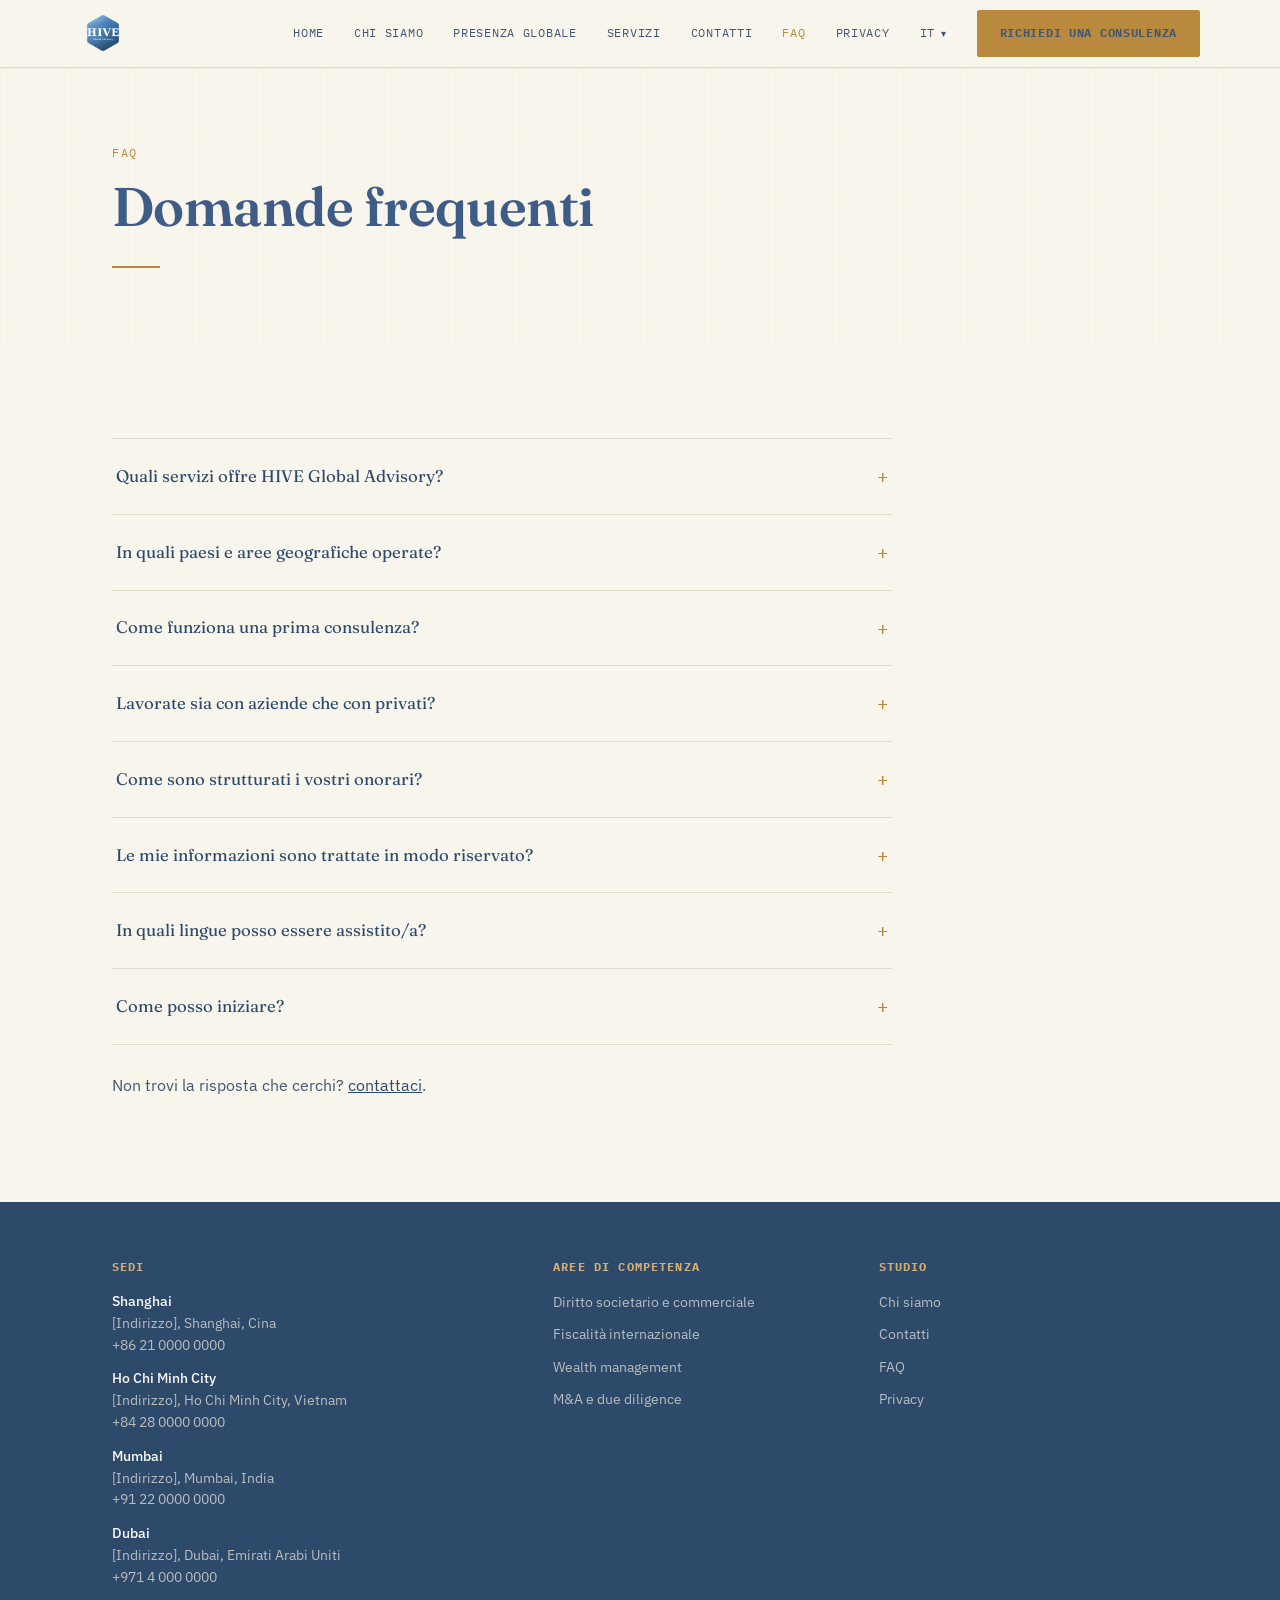
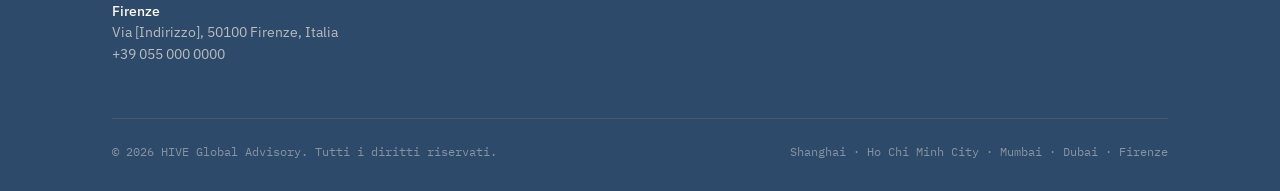
<file: it/faq.html>
<!DOCTYPE html>
<html lang="it" dir="ltr">
<head>
<meta charset="UTF-8">
<meta name="viewport" content="width=device-width, initial-scale=1.0">
<title>HIVE Global Advisory — FAQ</title>
<meta name="description" content="Domande frequenti">
<link rel="canonical" href="https://hiveglobaladvisory.com/it/faq.html">
<link rel="alternate" hreflang="en" href="https://hiveglobaladvisory.com/en/faq.html">
<link rel="alternate" hreflang="it" href="https://hiveglobaladvisory.com/it/faq.html">
<link rel="alternate" hreflang="x-default" href="https://hiveglobaladvisory.com/en/faq.html">
<meta property="og:type" content="website">
<meta property="og:site_name" content="HIVE Global Advisory">
<meta property="og:locale" content="it_IT">
<meta property="og:title" content="HIVE Global Advisory — FAQ">
<meta property="og:description" content="Domande frequenti">
<meta property="og:url" content="https://hiveglobaladvisory.com/it/faq.html">
<meta property="og:image" content="https://hiveglobaladvisory.com/assets/og-image.png">
<meta name="twitter:card" content="summary_large_image">
<meta name="twitter:title" content="HIVE Global Advisory — FAQ">
<meta name="twitter:description" content="Domande frequenti">
<meta name="twitter:image" content="https://hiveglobaladvisory.com/assets/og-image.png">
<link rel="icon" href="../assets/logo-mark.svg" type="image/svg+xml">
<link rel="icon" href="../assets/favicon.png" sizes="any">
<link rel="preconnect" href="https://fonts.googleapis.com">
<link rel="preconnect" href="https://fonts.gstatic.com" crossorigin>
<link href="https://fonts.googleapis.com/css2?family=Fraunces:opsz,wght@9..144,500;9..144,600&family=IBM+Plex+Sans:wght@400;500;600&family=IBM+Plex+Mono:wght@400;500;700&display=swap" rel="stylesheet">
<link rel="stylesheet" href="../css/style.css">
</head>
<body>

<header class="site">
  <div class="wrap bar">
    <a href="index.html" class="mark">
      <img src="../assets/logo-full.png" alt="HIVE Global Advisory">
    </a>
    <input type="checkbox" id="nav-toggle">
    <label for="nav-toggle" class="nav-btn">Menu</label>
    <nav class="primary">
      <a href="index.html">Home</a>
      <a href="about-us.html">Chi siamo</a>
      <a href="global-presence.html">Presenza globale</a>
      <a href="services.html">Servizi</a>
      <a href="contact-us.html">Contatti</a>
      <a href="faq.html" aria-current="page">FAQ</a>
      <a href="privacy.html">Privacy</a>
      <details class="lang-switch">
        <summary>IT <span class="chev">▾</span></summary>
        <div class="lang-menu">
          <a href="../en/faq.html">English</a>
          <a href="../it/faq.html" aria-current="true">Italiano</a>
          <a class="soon" href="#" aria-disabled="true">Deutsch <span class="tag">presto</span></a>
          <a class="soon" href="#" aria-disabled="true">Français <span class="tag">presto</span></a>
          <a class="soon" href="#" aria-disabled="true">Español <span class="tag">presto</span></a>
          <a class="soon" href="#" aria-disabled="true">العربية <span class="tag">presto</span></a>
          <a class="soon" href="#" aria-disabled="true">Русский <span class="tag">presto</span></a>
        </div>
      </details>
      <a href="contact-us.html" class="btn btn-solid">Richiedi una consulenza</a>
    </nav>
  </div>
</header>

<section class="page-hero motif">
  <svg class="bg" width="100%" height="100%" aria-hidden="true"><defs><pattern id="grid" width="64" height="64" patternUnits="userSpaceOnUse"><path d="M 64 0 L 0 0 0 64" fill="none" stroke="#B98A3E" stroke-width="0.5"/></pattern></defs><rect width="100%" height="100%" fill="url(#grid)"/></svg>
  <div class="wrap">
    <span class="eyebrow">FAQ</span>
    <h1 style="max-width:20ch;">Domande frequenti</h1>
    <div class="rule"></div>
  </div>
</section>

<section>
  <div class="wrap">
    <div class="faq-list">
      <details class="faq-item">
        <summary>Quali servizi offre HIVE Global Advisory? <span class="plus">+</span></summary>
        <div class="answer">Offriamo una consulenza legale, fiscale e finanziaria integrata per aziende e privati con interessi internazionali, che copre diritto societario e commerciale, fiscalità internazionale, wealth management e M&amp;A/due diligence. Il nostro team coordina le diverse competenze per darti un unico punto di riferimento anche sui dossier più complessi.</div>
      </details>
      <details class="faq-item">
        <summary>In quali paesi e aree geografiche operate? <span class="plus">+</span></summary>
        <div class="answer">Operiamo direttamente dalle nostre sedi di Shanghai, Ho Chi Minh City, Mumbai, Dubai e Firenze, e ci avvaliamo di una rete selezionata di corrispondenti in Nord America, America Latina, Medio Oriente, Europa e Asia-Pacifico. Trovi il quadro completo nella pagina Presenza globale.</div>
      </details>
      <details class="faq-item">
        <summary>Come funziona una prima consulenza? <span class="plus">+</span></summary>
        <div class="answer">Descrivi brevemente la tua esigenza tramite il modulo di contatto: un membro del nostro team ti risponderà entro 1-2 giorni lavorativi per fissare una prima chiamata conoscitiva, senza impegno.</div>
      </details>
      <details class="faq-item">
        <summary>Lavorate sia con aziende che con privati? <span class="plus">+</span></summary>
        <div class="answer">Sì. Affianchiamo aziende multinazionali e PMI in fase di espansione internazionale, così come privati e famiglie con patrimoni, redditi o questioni di residenza transnazionali.</div>
      </details>
      <details class="faq-item">
        <summary>Come sono strutturati i vostri onorari? <span class="plus">+</span></summary>
        <div class="answer">Gli onorari dipendono dall'ambito, dalla complessità e dalle giurisdizioni coinvolte. Concordiamo la struttura tariffaria — a ore, a forfait o a retainer — con ogni cliente prima di iniziare qualsiasi attività, senza sorprese.<span class="note">Personalizza con la politica tariffaria reale dello studio.</span></div>
      </details>
      <details class="faq-item">
        <summary>Le mie informazioni sono trattate in modo riservato? <span class="plus">+</span></summary>
        <div class="answer">Assolutamente sì. La riservatezza è un obbligo professionale per ogni membro del team, e tutte le informazioni dei clienti sono trattate secondo rigorose policy interne di protezione dei dati e deontologia professionale. Trovi maggiori dettagli nella pagina Privacy.</div>
      </details>
      <details class="faq-item">
        <summary>In quali lingue posso essere assistito/a? <span class="plus">+</span></summary>
        <div class="answer">Il nostro team è realmente multilingue: a seconda del dossier e del professionista coinvolto, assistiamo generalmente i clienti in italiano, inglese, francese, tedesco, spagnolo, russo e arabo.<span class="note">Verifica le combinazioni linguistiche effettivamente coperte dal team reale.</span></div>
      </details>
      <details class="faq-item">
        <summary>Come posso iniziare? <span class="plus">+</span></summary>
        <div class="answer">Il modo più rapido è compilare il modulo di contatto: descrivi brevemente cosa ti serve e il professionista più indicato del nostro team ti risponderà direttamente.</div>
      </details>
    </div>
    <p style="margin-top:28px; color:var(--slate);">Non trovi la risposta che cerchi? <a href="contact-us.html" style="color:var(--ink); text-decoration:underline;">contattaci</a>.</p>
  </div>
</section>

<footer class="site">
  <div class="wrap">
    <div class="grid">
      <div>
        <h4>Sedi</h4>
        <div class="office"><span class="city">Shanghai</span><br>[Indirizzo], Shanghai, Cina<br>+86 21 0000 0000</div>
        <div class="office"><span class="city">Ho Chi Minh City</span><br>[Indirizzo], Ho Chi Minh City, Vietnam<br>+84 28 0000 0000</div>
        <div class="office"><span class="city">Mumbai</span><br>[Indirizzo], Mumbai, India<br>+91 22 0000 0000</div>
        <div class="office"><span class="city">Dubai</span><br>[Indirizzo], Dubai, Emirati Arabi Uniti<br>+971 4 000 0000</div>
        <div class="office"><span class="city">Firenze</span><br>Via [Indirizzo], 50100 Firenze, Italia<br>+39 055 000 0000</div>
      </div>
      <div>
        <h4>Aree di competenza</h4>
        <ul>
          <li><a href="services.html#corporate">Diritto societario e commerciale</a></li>
          <li><a href="services.html#tax">Fiscalità internazionale</a></li>
          <li><a href="services.html#wealth">Wealth management</a></li>
          <li><a href="services.html#ma">M&amp;A e due diligence</a></li>
        </ul>
      </div>
      <div>
        <h4>Studio</h4>
        <ul>
          <li><a href="about-us.html">Chi siamo</a></li>
          <li><a href="contact-us.html">Contatti</a></li>
          <li><a href="faq.html">FAQ</a></li>
          <li><a href="privacy.html">Privacy</a></li>
        </ul>
      </div>
    </div>
    <div class="bottom">
      <span>&copy; <span id="year">2026</span> HIVE Global Advisory. Tutti i diritti riservati.</span>
      <span>Shanghai · Ho Chi Minh City · Mumbai · Dubai · Firenze</span>
    </div>
  </div>
</footer>
<script src="../js/main.js"></script>
</body>
</html>
</file>
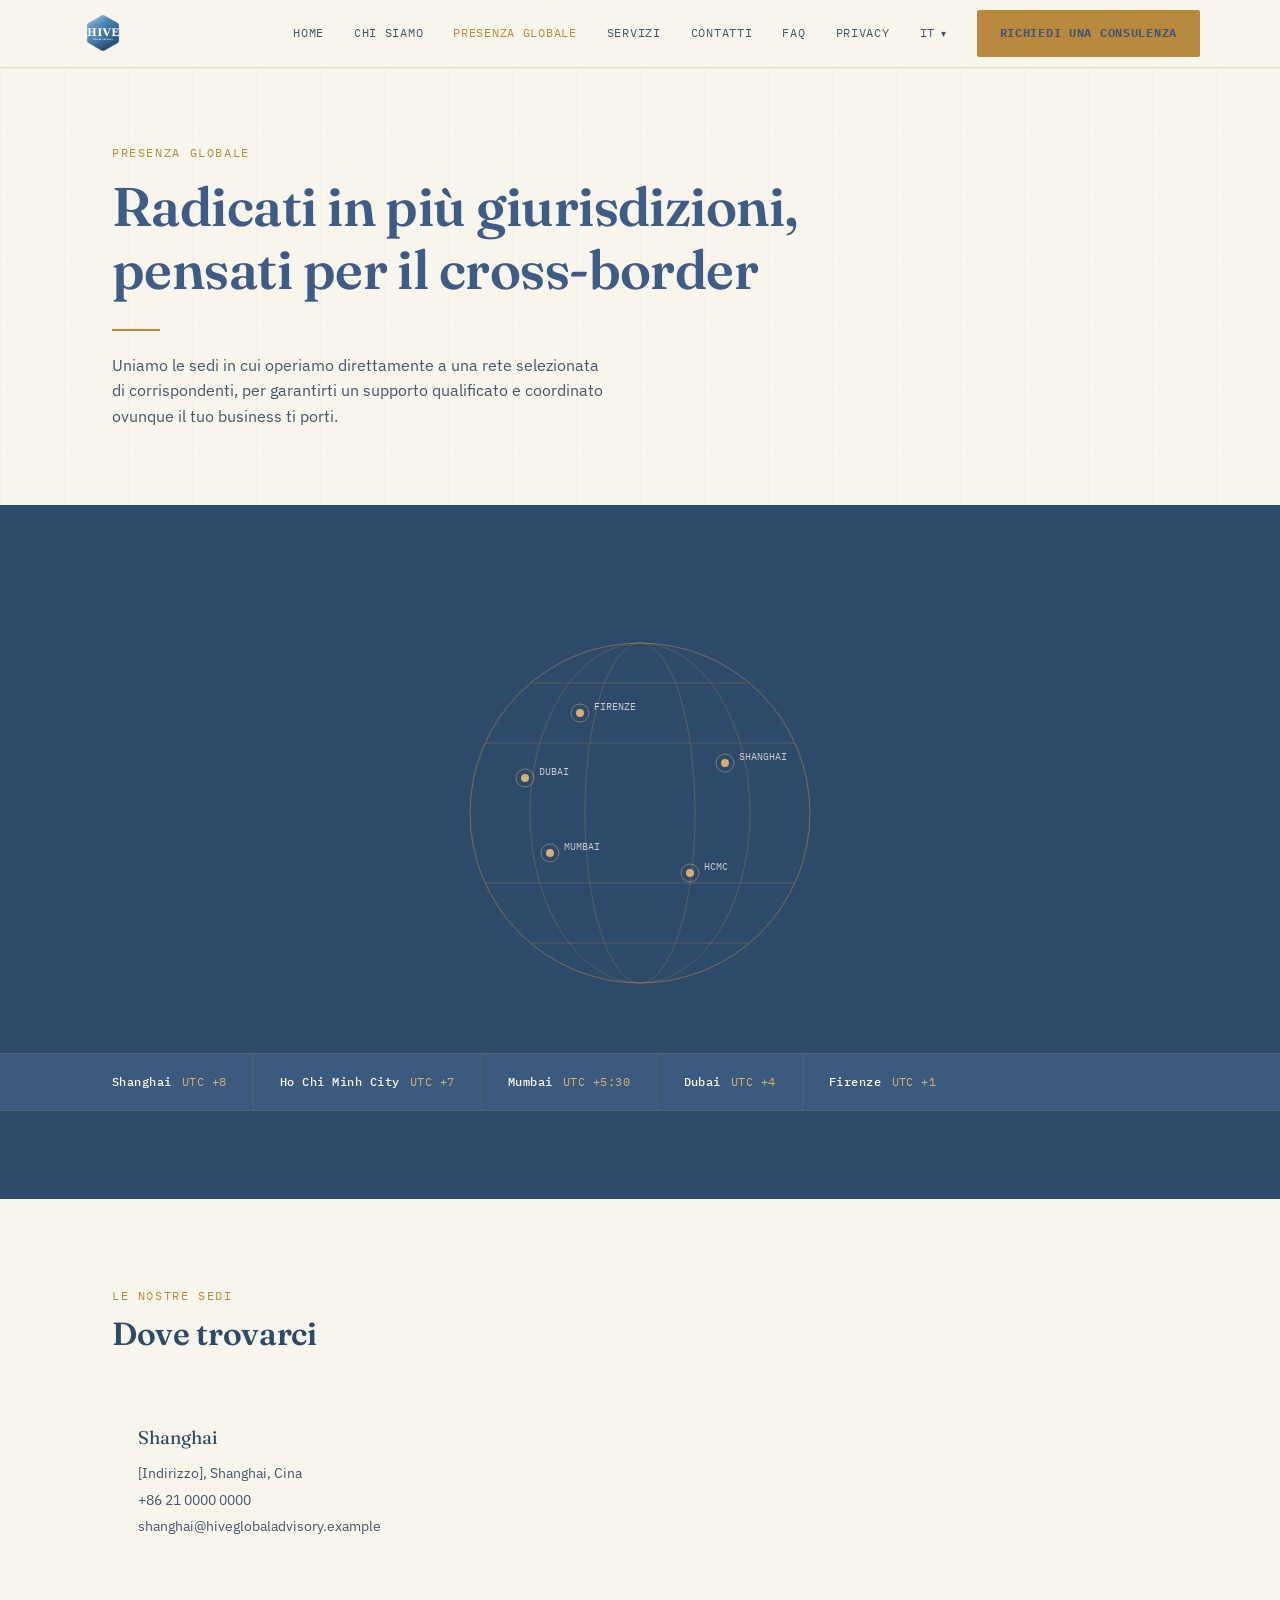
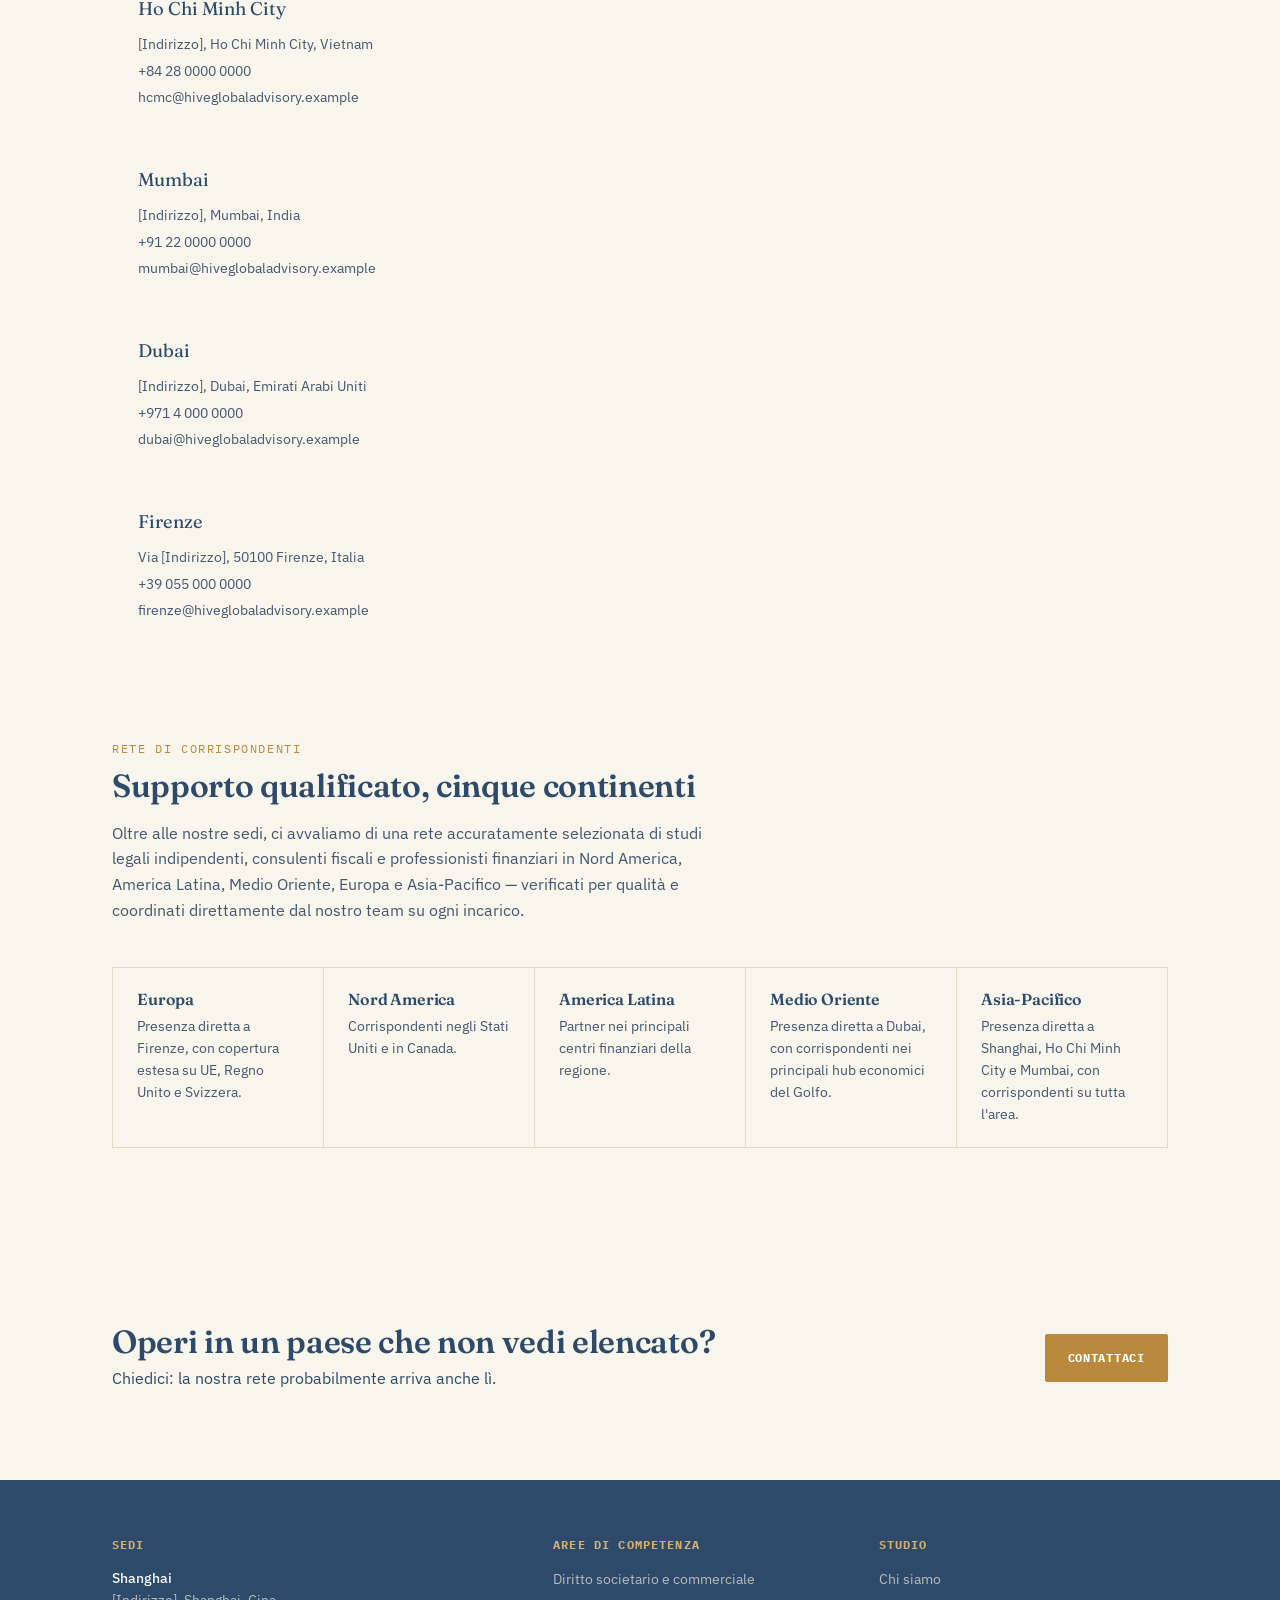
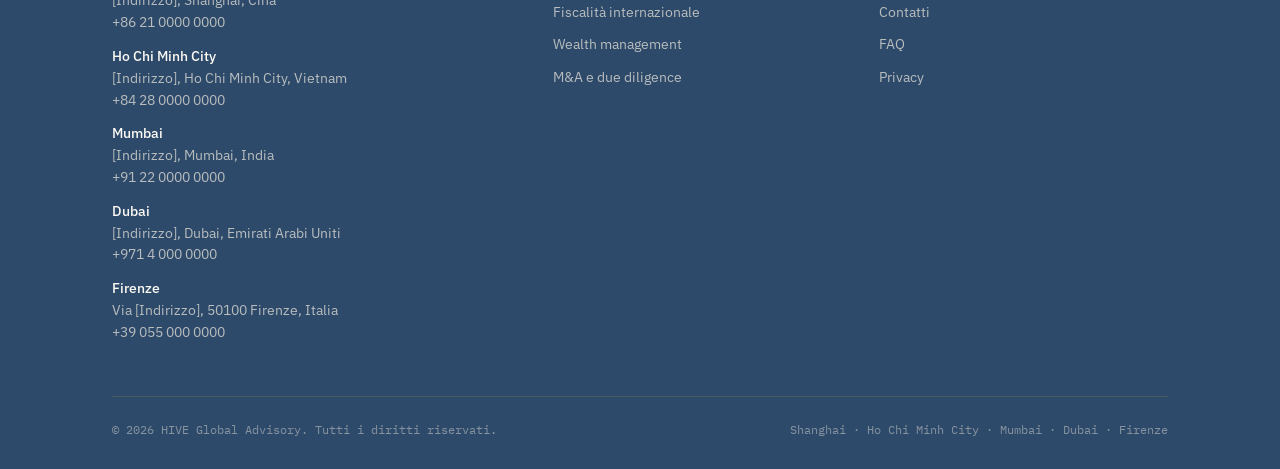
<file: it/global-presence.html>
<!DOCTYPE html>
<html lang="it" dir="ltr">
<head>
<meta charset="UTF-8">
<meta name="viewport" content="width=device-width, initial-scale=1.0">
<title>HIVE Global Advisory — Presenza globale</title>
<meta name="description" content="Uniamo le sedi in cui operiamo direttamente a una rete selezionata di corrispondenti, per garantirti un supporto qualificato e coordinato ovunque il tuo business ti porti.">
<link rel="canonical" href="https://hiveglobaladvisory.com/it/global-presence.html">
<link rel="alternate" hreflang="en" href="https://hiveglobaladvisory.com/en/global-presence.html">
<link rel="alternate" hreflang="it" href="https://hiveglobaladvisory.com/it/global-presence.html">
<link rel="alternate" hreflang="x-default" href="https://hiveglobaladvisory.com/en/global-presence.html">
<meta property="og:type" content="website">
<meta property="og:site_name" content="HIVE Global Advisory">
<meta property="og:locale" content="it_IT">
<meta property="og:title" content="HIVE Global Advisory — Presenza globale">
<meta property="og:description" content="Uniamo le sedi in cui operiamo direttamente a una rete selezionata di corrispondenti, per garantirti un supporto qualificato e coordinato ovunque il tuo business ti porti.">
<meta property="og:url" content="https://hiveglobaladvisory.com/it/global-presence.html">
<meta property="og:image" content="https://hiveglobaladvisory.com/assets/og-image.png">
<meta name="twitter:card" content="summary_large_image">
<meta name="twitter:title" content="HIVE Global Advisory — Presenza globale">
<meta name="twitter:description" content="Uniamo le sedi in cui operiamo direttamente a una rete selezionata di corrispondenti, per garantirti un supporto qualificato e coordinato ovunque il tuo business ti porti.">
<meta name="twitter:image" content="https://hiveglobaladvisory.com/assets/og-image.png">
<link rel="icon" href="../assets/logo-mark.svg" type="image/svg+xml">
<link rel="icon" href="../assets/favicon.png" sizes="any">
<link rel="preconnect" href="https://fonts.googleapis.com">
<link rel="preconnect" href="https://fonts.gstatic.com" crossorigin>
<link href="https://fonts.googleapis.com/css2?family=Fraunces:opsz,wght@9..144,500;9..144,600&family=IBM+Plex+Sans:wght@400;500;600&family=IBM+Plex+Mono:wght@400;500;700&display=swap" rel="stylesheet">
<link rel="stylesheet" href="../css/style.css">
</head>
<body>

<header class="site">
  <div class="wrap bar">
    <a href="index.html" class="mark">
      <img src="../assets/logo-full.png" alt="HIVE Global Advisory">
    </a>
    <input type="checkbox" id="nav-toggle">
    <label for="nav-toggle" class="nav-btn">Menu</label>
    <nav class="primary">
      <a href="index.html">Home</a>
      <a href="about-us.html">Chi siamo</a>
      <a href="global-presence.html" aria-current="page">Presenza globale</a>
      <a href="services.html">Servizi</a>
      <a href="contact-us.html">Contatti</a>
      <a href="faq.html">FAQ</a>
      <a href="privacy.html">Privacy</a>
      <details class="lang-switch">
        <summary>IT <span class="chev">▾</span></summary>
        <div class="lang-menu">
          <a href="../en/global-presence.html">English</a>
          <a href="../it/global-presence.html" aria-current="true">Italiano</a>
          <a class="soon" href="#" aria-disabled="true">Deutsch <span class="tag">presto</span></a>
          <a class="soon" href="#" aria-disabled="true">Français <span class="tag">presto</span></a>
          <a class="soon" href="#" aria-disabled="true">Español <span class="tag">presto</span></a>
          <a class="soon" href="#" aria-disabled="true">العربية <span class="tag">presto</span></a>
          <a class="soon" href="#" aria-disabled="true">Русский <span class="tag">presto</span></a>
        </div>
      </details>
      <a href="contact-us.html" class="btn btn-solid">Richiedi una consulenza</a>
    </nav>
  </div>
</header>

<section class="page-hero motif">
  <svg class="bg" width="100%" height="100%" aria-hidden="true"><defs><pattern id="grid" width="64" height="64" patternUnits="userSpaceOnUse"><path d="M 64 0 L 0 0 0 64" fill="none" stroke="#B98A3E" stroke-width="0.5"/></pattern></defs><rect width="100%" height="100%" fill="url(#grid)"/></svg>
  <div class="wrap">
    <span class="eyebrow">Presenza globale</span>
    <h1 style="max-width:24ch;">Radicati in più giurisdizioni, pensati per il cross-border</h1>
    <div class="rule"></div>
    <p class="lede lede-sm">Uniamo le sedi in cui operiamo direttamente a una rete selezionata di corrispondenti, per garantirti un supporto qualificato e coordinato ovunque il tuo business ti porti.</p>
  </div>
</section>

<section class="on-ink">
  <div class="globe-wrap"><svg class="globe" viewBox="0 0 420 420" aria-hidden="true">
      <circle class="rim" cx="210" cy="210" r="170"/>
      <ellipse class="meridian" cx="210" cy="210" rx="110" ry="170"/>
      <ellipse class="meridian" cx="210" cy="210" rx="55" ry="170"/>
      <line class="meridian" x1="55.1" y1="140" x2="364.9" y2="140"/>
      <line class="meridian" x1="55.1" y1="280" x2="364.9" y2="280"/>
      <line class="meridian" x1="100.5" y1="80" x2="319.5" y2="80"/>
      <line class="meridian" x1="100.5" y1="340" x2="319.5" y2="340"/>
      <g><circle class="pin-ring" cx="150" cy="110" r="9"/><circle class="pin" cx="150" cy="110" r="4"/>
        <text x="164" y="107">FIRENZE</text></g>
      <g><circle class="pin-ring" cx="95" cy="175" r="9"/><circle class="pin" cx="95" cy="175" r="4"/>
        <text x="109" y="172">DUBAI</text></g>
      <g><circle class="pin-ring" cx="120" cy="250" r="9"/><circle class="pin" cx="120" cy="250" r="4"/>
        <text x="134" y="247">MUMBAI</text></g>
      <g><circle class="pin-ring" cx="260" cy="270" r="9"/><circle class="pin" cx="260" cy="270" r="4"/>
        <text x="274" y="267">HCMC</text></g>
      <g><circle class="pin-ring" cx="295" cy="160" r="9"/><circle class="pin" cx="295" cy="160" r="4"/>
        <text x="309" y="157">SHANGHAI</text></g>
    </svg></div>
  <div class="ticker on-ink">
  <div class="wrap">
    <span class="stop"><span class="city">Shanghai</span><span class="tz">UTC +8</span></span>
    <span class="stop"><span class="city">Ho Chi Minh City</span><span class="tz">UTC +7</span></span>
    <span class="stop"><span class="city">Mumbai</span><span class="tz">UTC +5:30</span></span>
    <span class="stop"><span class="city">Dubai</span><span class="tz">UTC +4</span></span>
    <span class="stop"><span class="city">Firenze</span><span class="tz">UTC +1</span></span>
  </div>
</div>
</section>

<section>
  <div class="wrap">
    <div class="section-head">
      <span class="eyebrow">Le nostre sedi</span>
      <h2>Dove trovarci</h2>
    </div>
    <div class="offices-4">
      <div class="office-card">
        <div class="city">Shanghai</div>
        <p>[Indirizzo], Shanghai, Cina</p>
        <p>+86 21 0000 0000</p>
        <p>shanghai@hiveglobaladvisory.example</p>
      </div>
      <div class="office-card">
        <div class="city">Ho Chi Minh City</div>
        <p>[Indirizzo], Ho Chi Minh City, Vietnam</p>
        <p>+84 28 0000 0000</p>
        <p>hcmc@hiveglobaladvisory.example</p>
      </div>
      <div class="office-card">
        <div class="city">Mumbai</div>
        <p>[Indirizzo], Mumbai, India</p>
        <p>+91 22 0000 0000</p>
        <p>mumbai@hiveglobaladvisory.example</p>
      </div>
      <div class="office-card">
        <div class="city">Dubai</div>
        <p>[Indirizzo], Dubai, Emirati Arabi Uniti</p>
        <p>+971 4 000 0000</p>
        <p>dubai@hiveglobaladvisory.example</p>
      </div>
      <div class="office-card">
        <div class="city">Firenze</div>
        <p>Via [Indirizzo], 50100 Firenze, Italia</p>
        <p>+39 055 000 0000</p>
        <p>firenze@hiveglobaladvisory.example</p>
      </div>
    </div>
  </div>
</section>

<section style="padding-top:0;">
  <div class="wrap">
    <div class="section-head">
      <span class="eyebrow">Rete di corrispondenti</span>
      <h2>Supporto qualificato, cinque continenti</h2>
      <p>Oltre alle nostre sedi, ci avvaliamo di una rete accuratamente selezionata di studi legali indipendenti, consulenti fiscali e professionisti finanziari in Nord America, America Latina, Medio Oriente, Europa e Asia-Pacifico — verificati per qualità e coordinati direttamente dal nostro team su ogni incarico.</p>
    </div>
    <div class="regions">
      <div class="region-card"><h3>Europa</h3><p>Presenza diretta a Firenze, con copertura estesa su UE, Regno Unito e Svizzera.</p></div>
      <div class="region-card"><h3>Nord America</h3><p>Corrispondenti negli Stati Uniti e in Canada.</p></div>
      <div class="region-card"><h3>America Latina</h3><p>Partner nei principali centri finanziari della regione.</p></div>
      <div class="region-card"><h3>Medio Oriente</h3><p>Presenza diretta a Dubai, con corrispondenti nei principali hub economici del Golfo.</p></div>
      <div class="region-card"><h3>Asia-Pacifico</h3><p>Presenza diretta a Shanghai, Ho Chi Minh City e Mumbai, con corrispondenti su tutta l'area.</p></div>
    </div>
  </div>
</section>

<section class="cta-band">
  <div class="wrap">
    <div>
      <h2>Operi in un paese che non vedi elencato?</h2>
      <p style="margin:0;">Chiedici: la nostra rete probabilmente arriva anche lì.</p>
    </div>
    <a href="contact-us.html" class="btn btn-solid">Contattaci</a>
  </div>
</section>

<footer class="site">
  <div class="wrap">
    <div class="grid">
      <div>
        <h4>Sedi</h4>
        <div class="office"><span class="city">Shanghai</span><br>[Indirizzo], Shanghai, Cina<br>+86 21 0000 0000</div>
        <div class="office"><span class="city">Ho Chi Minh City</span><br>[Indirizzo], Ho Chi Minh City, Vietnam<br>+84 28 0000 0000</div>
        <div class="office"><span class="city">Mumbai</span><br>[Indirizzo], Mumbai, India<br>+91 22 0000 0000</div>
        <div class="office"><span class="city">Dubai</span><br>[Indirizzo], Dubai, Emirati Arabi Uniti<br>+971 4 000 0000</div>
        <div class="office"><span class="city">Firenze</span><br>Via [Indirizzo], 50100 Firenze, Italia<br>+39 055 000 0000</div>
      </div>
      <div>
        <h4>Aree di competenza</h4>
        <ul>
          <li><a href="services.html#corporate">Diritto societario e commerciale</a></li>
          <li><a href="services.html#tax">Fiscalità internazionale</a></li>
          <li><a href="services.html#wealth">Wealth management</a></li>
          <li><a href="services.html#ma">M&amp;A e due diligence</a></li>
        </ul>
      </div>
      <div>
        <h4>Studio</h4>
        <ul>
          <li><a href="about-us.html">Chi siamo</a></li>
          <li><a href="contact-us.html">Contatti</a></li>
          <li><a href="faq.html">FAQ</a></li>
          <li><a href="privacy.html">Privacy</a></li>
        </ul>
      </div>
    </div>
    <div class="bottom">
      <span>&copy; <span id="year">2026</span> HIVE Global Advisory. Tutti i diritti riservati.</span>
      <span>Shanghai · Ho Chi Minh City · Mumbai · Dubai · Firenze</span>
    </div>
  </div>
</footer>
<script src="../js/main.js"></script>
</body>
</html>
</file>
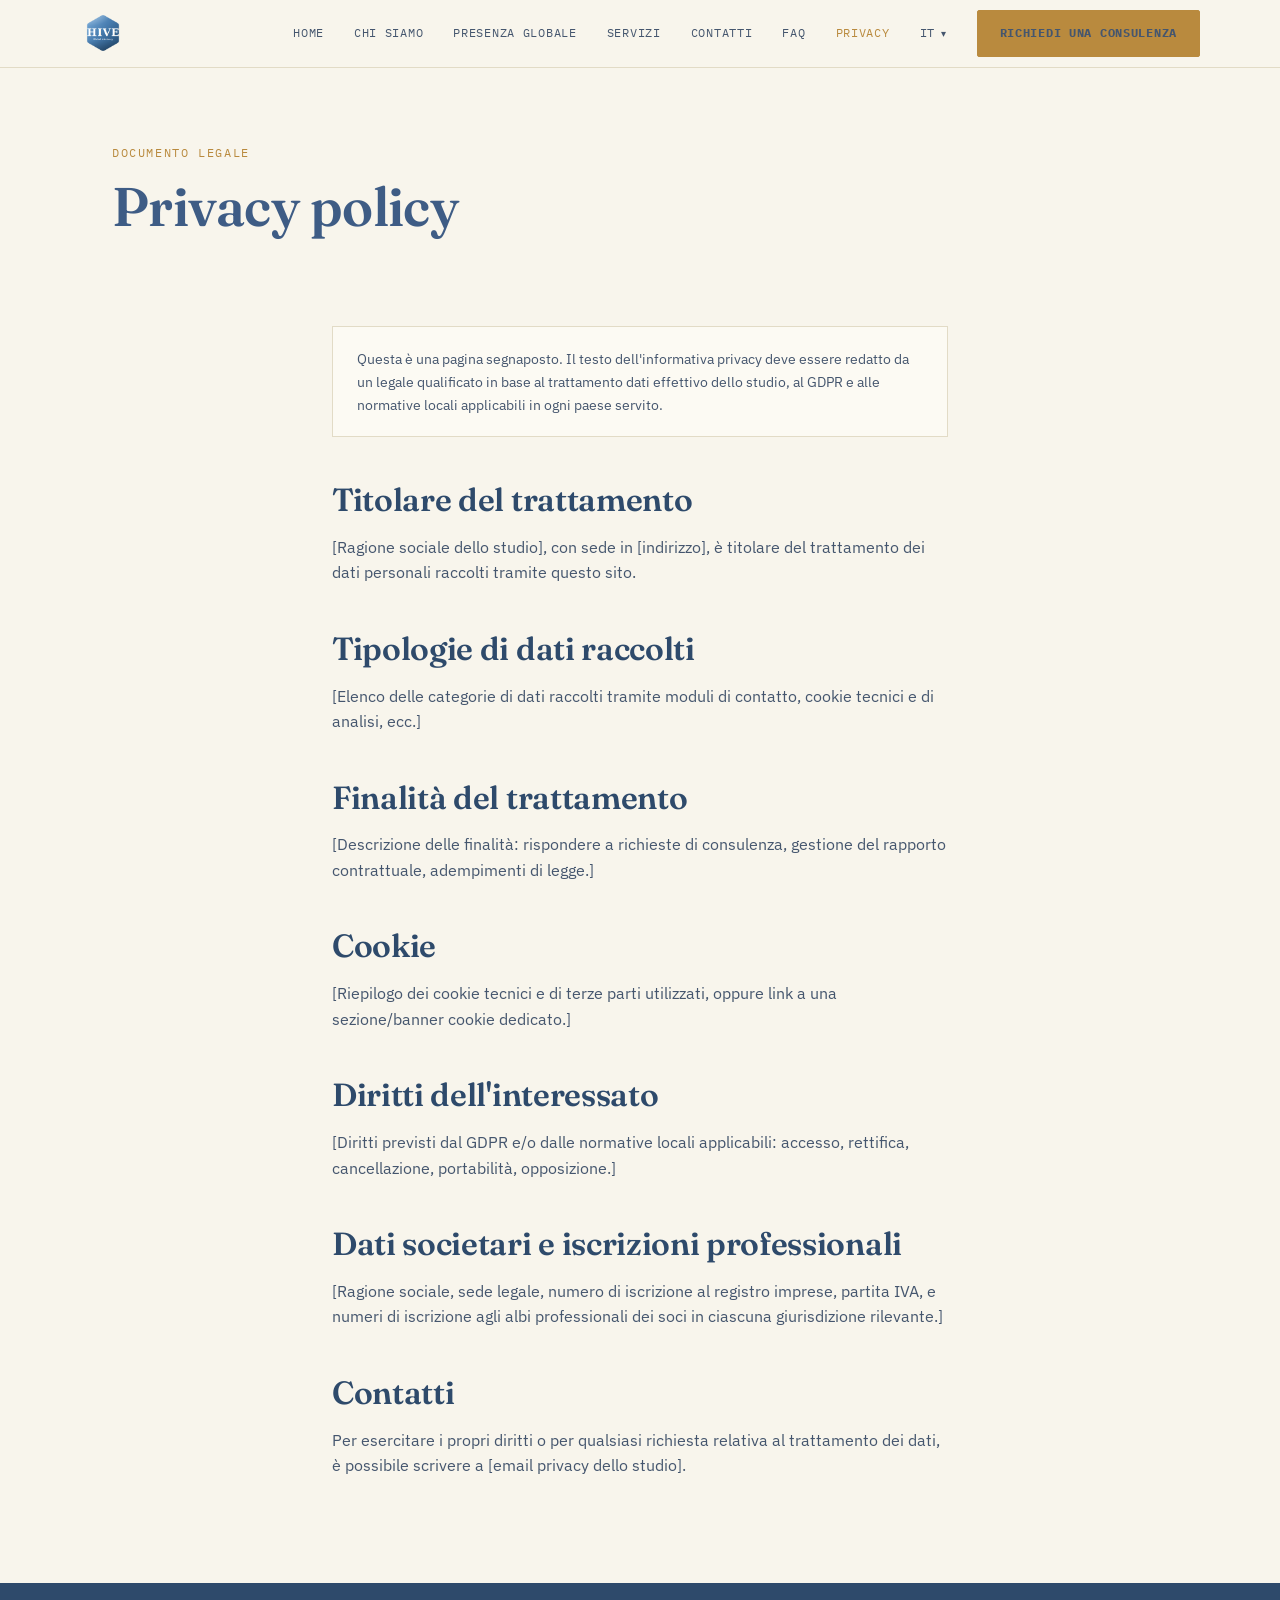
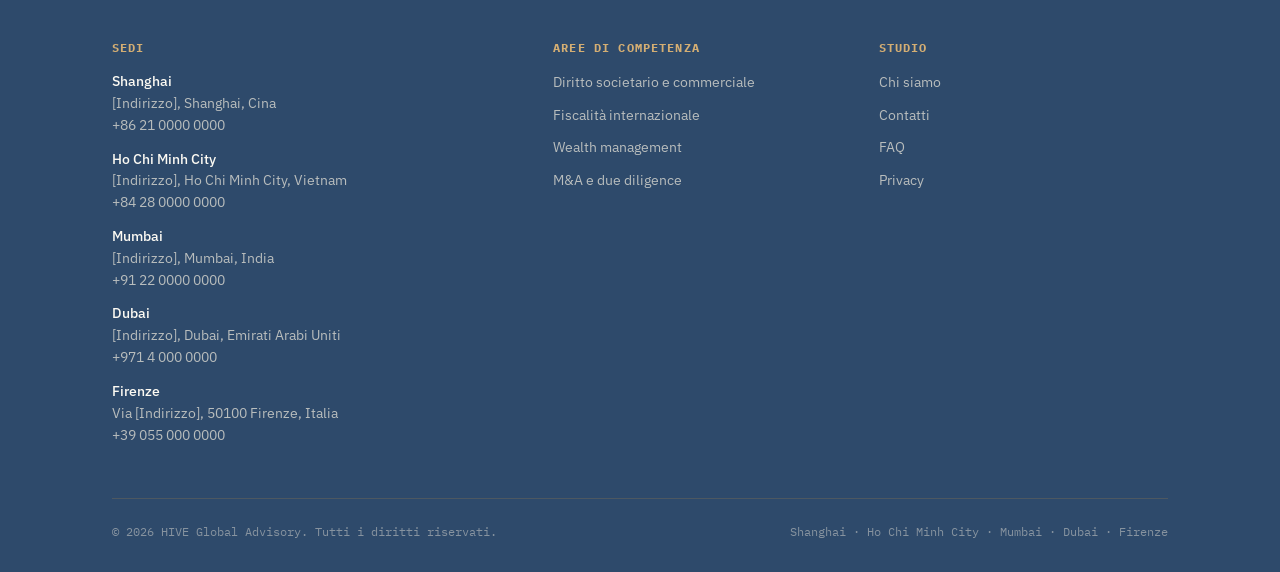
<file: it/privacy.html>
<!DOCTYPE html>
<html lang="it" dir="ltr">
<head>
<meta charset="UTF-8">
<meta name="viewport" content="width=device-width, initial-scale=1.0">
<title>HIVE Global Advisory — Privacy policy</title>
<meta name="description" content="Privacy policy">
<link rel="canonical" href="https://hiveglobaladvisory.com/it/privacy.html">
<link rel="alternate" hreflang="en" href="https://hiveglobaladvisory.com/en/privacy.html">
<link rel="alternate" hreflang="it" href="https://hiveglobaladvisory.com/it/privacy.html">
<link rel="alternate" hreflang="x-default" href="https://hiveglobaladvisory.com/en/privacy.html">
<meta property="og:type" content="website">
<meta property="og:site_name" content="HIVE Global Advisory">
<meta property="og:locale" content="it_IT">
<meta property="og:title" content="HIVE Global Advisory — Privacy policy">
<meta property="og:description" content="Privacy policy">
<meta property="og:url" content="https://hiveglobaladvisory.com/it/privacy.html">
<meta property="og:image" content="https://hiveglobaladvisory.com/assets/og-image.png">
<meta name="twitter:card" content="summary_large_image">
<meta name="twitter:title" content="HIVE Global Advisory — Privacy policy">
<meta name="twitter:description" content="Privacy policy">
<meta name="twitter:image" content="https://hiveglobaladvisory.com/assets/og-image.png">
<link rel="icon" href="../assets/logo-mark.svg" type="image/svg+xml">
<link rel="icon" href="../assets/favicon.png" sizes="any">
<link rel="preconnect" href="https://fonts.googleapis.com">
<link rel="preconnect" href="https://fonts.gstatic.com" crossorigin>
<link href="https://fonts.googleapis.com/css2?family=Fraunces:opsz,wght@9..144,500;9..144,600&family=IBM+Plex+Sans:wght@400;500;600&family=IBM+Plex+Mono:wght@400;500;700&display=swap" rel="stylesheet">
<link rel="stylesheet" href="../css/style.css">
</head>
<body>

<header class="site">
  <div class="wrap bar">
    <a href="index.html" class="mark">
      <img src="../assets/logo-full.png" alt="HIVE Global Advisory">
    </a>
    <input type="checkbox" id="nav-toggle">
    <label for="nav-toggle" class="nav-btn">Menu</label>
    <nav class="primary">
      <a href="index.html">Home</a>
      <a href="about-us.html">Chi siamo</a>
      <a href="global-presence.html">Presenza globale</a>
      <a href="services.html">Servizi</a>
      <a href="contact-us.html">Contatti</a>
      <a href="faq.html">FAQ</a>
      <a href="privacy.html" aria-current="page">Privacy</a>
      <details class="lang-switch">
        <summary>IT <span class="chev">▾</span></summary>
        <div class="lang-menu">
          <a href="../en/privacy.html">English</a>
          <a href="../it/privacy.html" aria-current="true">Italiano</a>
          <a class="soon" href="#" aria-disabled="true">Deutsch <span class="tag">presto</span></a>
          <a class="soon" href="#" aria-disabled="true">Français <span class="tag">presto</span></a>
          <a class="soon" href="#" aria-disabled="true">Español <span class="tag">presto</span></a>
          <a class="soon" href="#" aria-disabled="true">العربية <span class="tag">presto</span></a>
          <a class="soon" href="#" aria-disabled="true">Русский <span class="tag">presto</span></a>
        </div>
      </details>
      <a href="contact-us.html" class="btn btn-solid">Richiedi una consulenza</a>
    </nav>
  </div>
</header>

<section class="page-hero">
  <div class="wrap">
    <span class="eyebrow">Documento legale</span>
    <h1>Privacy policy</h1>
  </div>
</section>

<section style="padding-top:0;">
  <div class="wrap legal-body">
    <div class="legal-notice">Questa è una pagina segnaposto. Il testo dell'informativa privacy deve essere redatto da un legale qualificato in base al trattamento dati effettivo dello studio, al GDPR e alle normative locali applicabili in ogni paese servito.</div>
    <h2>Titolare del trattamento</h2>
    <p>[Ragione sociale dello studio], con sede in [indirizzo], è titolare del trattamento dei dati personali raccolti tramite questo sito.</p>
    <h2>Tipologie di dati raccolti</h2>
    <p>[Elenco delle categorie di dati raccolti tramite moduli di contatto, cookie tecnici e di analisi, ecc.]</p>
    <h2>Finalità del trattamento</h2>
    <p>[Descrizione delle finalità: rispondere a richieste di consulenza, gestione del rapporto contrattuale, adempimenti di legge.]</p>
    <h2>Cookie</h2>
    <p>[Riepilogo dei cookie tecnici e di terze parti utilizzati, oppure link a una sezione/banner cookie dedicato.]</p>
    <h2>Diritti dell'interessato</h2>
    <p>[Diritti previsti dal GDPR e/o dalle normative locali applicabili: accesso, rettifica, cancellazione, portabilità, opposizione.]</p>
    <h2>Dati societari e iscrizioni professionali</h2>
    <p>[Ragione sociale, sede legale, numero di iscrizione al registro imprese, partita IVA, e numeri di iscrizione agli albi professionali dei soci in ciascuna giurisdizione rilevante.]</p>
    <h2>Contatti</h2>
    <p>Per esercitare i propri diritti o per qualsiasi richiesta relativa al trattamento dei dati, è possibile scrivere a [email privacy dello studio].</p>
  </div>
</section>

<footer class="site">
  <div class="wrap">
    <div class="grid">
      <div>
        <h4>Sedi</h4>
        <div class="office"><span class="city">Shanghai</span><br>[Indirizzo], Shanghai, Cina<br>+86 21 0000 0000</div>
        <div class="office"><span class="city">Ho Chi Minh City</span><br>[Indirizzo], Ho Chi Minh City, Vietnam<br>+84 28 0000 0000</div>
        <div class="office"><span class="city">Mumbai</span><br>[Indirizzo], Mumbai, India<br>+91 22 0000 0000</div>
        <div class="office"><span class="city">Dubai</span><br>[Indirizzo], Dubai, Emirati Arabi Uniti<br>+971 4 000 0000</div>
        <div class="office"><span class="city">Firenze</span><br>Via [Indirizzo], 50100 Firenze, Italia<br>+39 055 000 0000</div>
      </div>
      <div>
        <h4>Aree di competenza</h4>
        <ul>
          <li><a href="services.html#corporate">Diritto societario e commerciale</a></li>
          <li><a href="services.html#tax">Fiscalità internazionale</a></li>
          <li><a href="services.html#wealth">Wealth management</a></li>
          <li><a href="services.html#ma">M&amp;A e due diligence</a></li>
        </ul>
      </div>
      <div>
        <h4>Studio</h4>
        <ul>
          <li><a href="about-us.html">Chi siamo</a></li>
          <li><a href="contact-us.html">Contatti</a></li>
          <li><a href="faq.html">FAQ</a></li>
          <li><a href="privacy.html">Privacy</a></li>
        </ul>
      </div>
    </div>
    <div class="bottom">
      <span>&copy; <span id="year">2026</span> HIVE Global Advisory. Tutti i diritti riservati.</span>
      <span>Shanghai · Ho Chi Minh City · Mumbai · Dubai · Firenze</span>
    </div>
  </div>
</footer>
<script src="../js/main.js"></script>
</body>
</html>
</file>
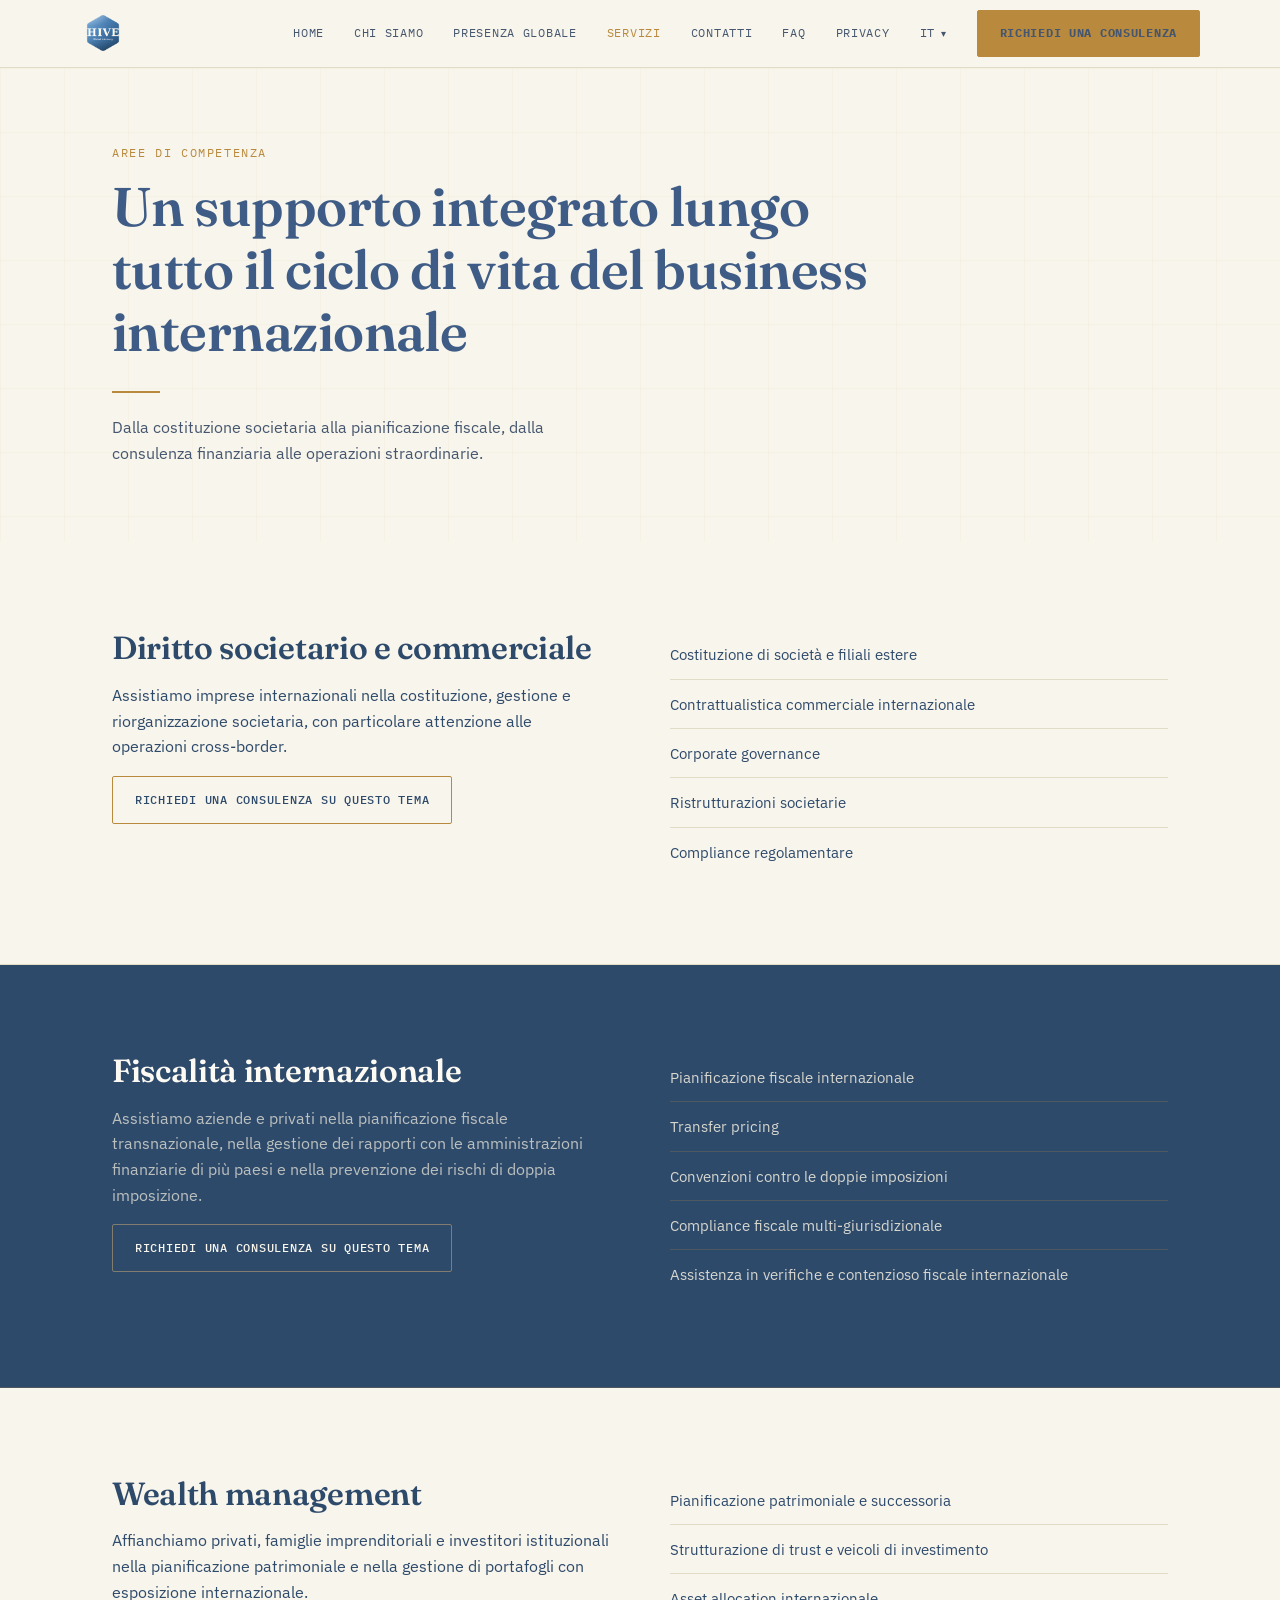
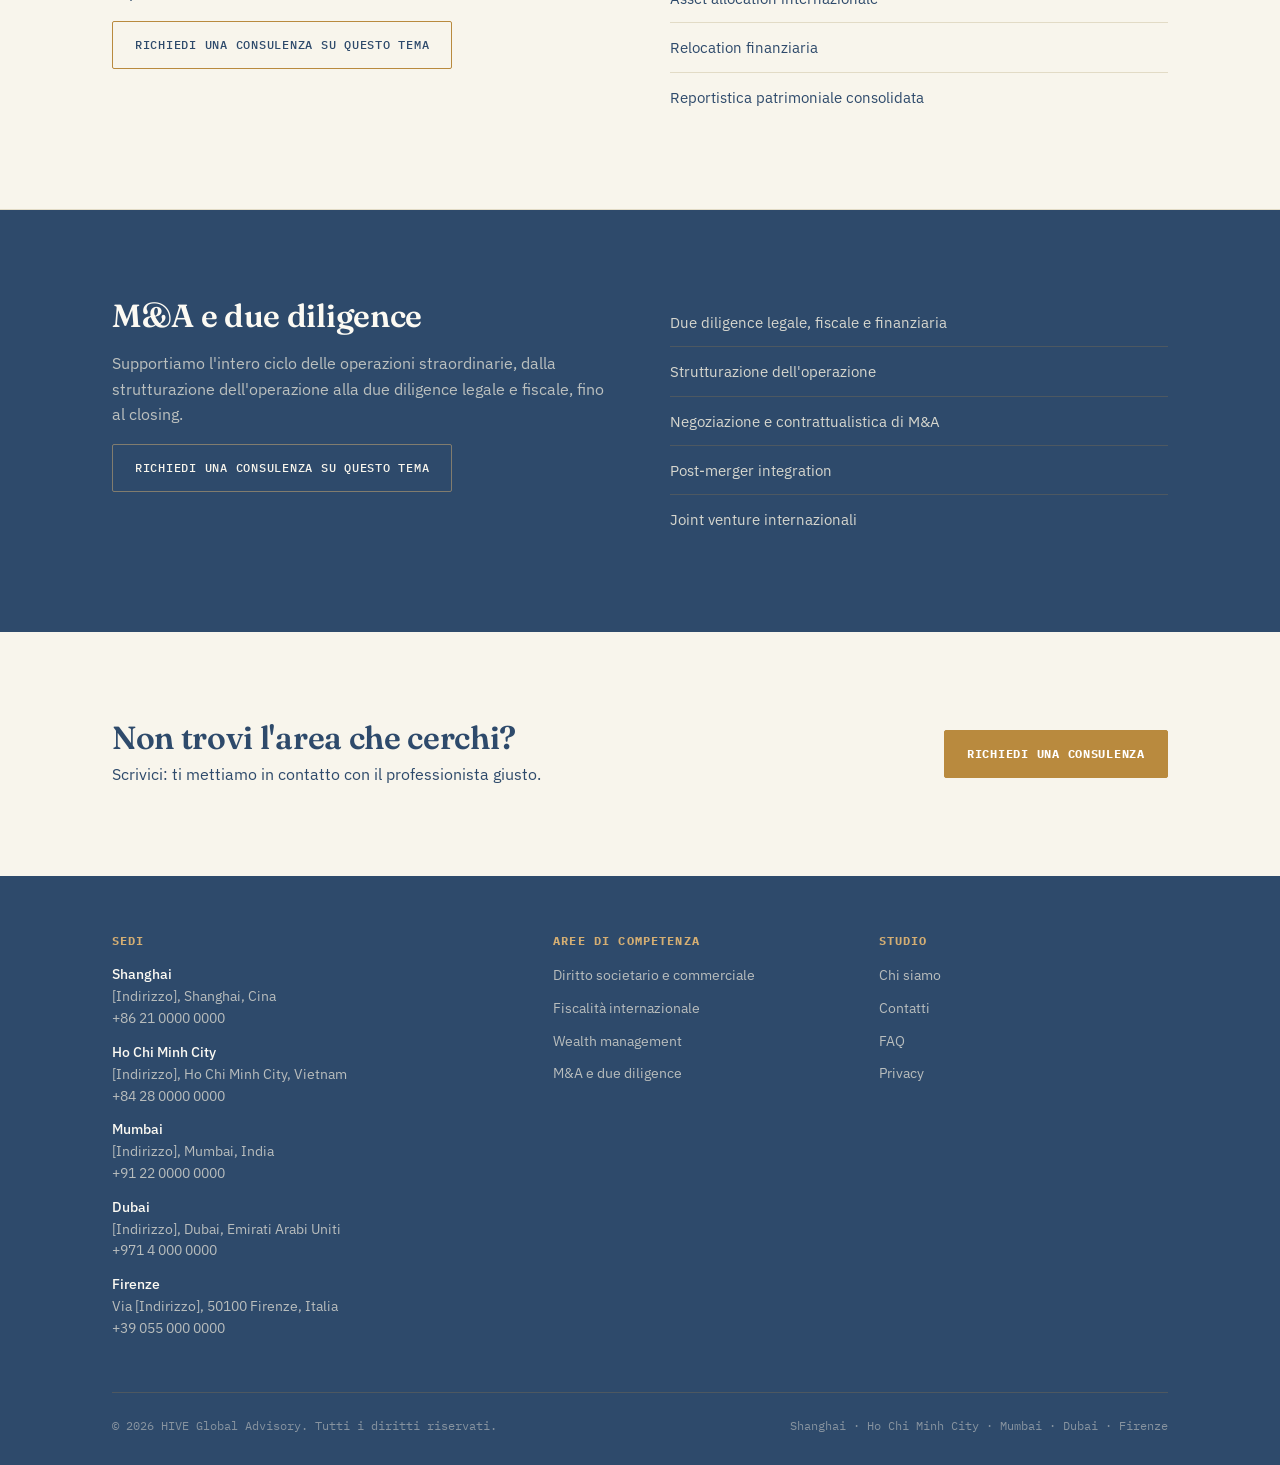
<file: it/services.html>
<!DOCTYPE html>
<html lang="it" dir="ltr">
<head>
<meta charset="UTF-8">
<meta name="viewport" content="width=device-width, initial-scale=1.0">
<title>HIVE Global Advisory — Servizi</title>
<meta name="description" content="Dalla costituzione societaria alla pianificazione fiscale, dalla consulenza finanziaria alle operazioni straordinarie.">
<link rel="canonical" href="https://hiveglobaladvisory.com/it/services.html">
<link rel="alternate" hreflang="en" href="https://hiveglobaladvisory.com/en/services.html">
<link rel="alternate" hreflang="it" href="https://hiveglobaladvisory.com/it/services.html">
<link rel="alternate" hreflang="x-default" href="https://hiveglobaladvisory.com/en/services.html">
<meta property="og:type" content="website">
<meta property="og:site_name" content="HIVE Global Advisory">
<meta property="og:locale" content="it_IT">
<meta property="og:title" content="HIVE Global Advisory — Servizi">
<meta property="og:description" content="Dalla costituzione societaria alla pianificazione fiscale, dalla consulenza finanziaria alle operazioni straordinarie.">
<meta property="og:url" content="https://hiveglobaladvisory.com/it/services.html">
<meta property="og:image" content="https://hiveglobaladvisory.com/assets/og-image.png">
<meta name="twitter:card" content="summary_large_image">
<meta name="twitter:title" content="HIVE Global Advisory — Servizi">
<meta name="twitter:description" content="Dalla costituzione societaria alla pianificazione fiscale, dalla consulenza finanziaria alle operazioni straordinarie.">
<meta name="twitter:image" content="https://hiveglobaladvisory.com/assets/og-image.png">
<link rel="icon" href="../assets/logo-mark.svg" type="image/svg+xml">
<link rel="icon" href="../assets/favicon.png" sizes="any">
<link rel="preconnect" href="https://fonts.googleapis.com">
<link rel="preconnect" href="https://fonts.gstatic.com" crossorigin>
<link href="https://fonts.googleapis.com/css2?family=Fraunces:opsz,wght@9..144,500;9..144,600&family=IBM+Plex+Sans:wght@400;500;600&family=IBM+Plex+Mono:wght@400;500;700&display=swap" rel="stylesheet">
<link rel="stylesheet" href="../css/style.css">
<style>
.practice{ padding: 88px 0; border-bottom: 1px solid var(--parchment-line); }
.practice .grid{ display: grid; grid-template-columns: 1fr 1fr; gap: 60px; align-items: start; }
@media (max-width: 760px){ .practice .grid{ grid-template-columns: 1fr; gap: 30px; } }
.practice .ref{ font-family: var(--font-mono); color: var(--brass); font-size: .85rem; display: block; margin-bottom: 14px; }
.practice.on-ink{ border-bottom-color: var(--ink-line); }
.practice ul{ list-style: none; margin: 0; padding: 0; }
.practice li{ font-size: .95rem; padding: 12px 0; border-top: 1px solid var(--parchment-line); }
.practice.on-ink li{ border-top-color: var(--ink-line); color: rgba(243,238,223,.85); }
.practice li:first-child{ border-top: none; }
</style>
</head>
<body>

<header class="site">
  <div class="wrap bar">
    <a href="index.html" class="mark">
      <img src="../assets/logo-full.png" alt="HIVE Global Advisory">
    </a>
    <input type="checkbox" id="nav-toggle">
    <label for="nav-toggle" class="nav-btn">Menu</label>
    <nav class="primary">
      <a href="index.html">Home</a>
      <a href="about-us.html">Chi siamo</a>
      <a href="global-presence.html">Presenza globale</a>
      <a href="services.html" aria-current="page">Servizi</a>
      <a href="contact-us.html">Contatti</a>
      <a href="faq.html">FAQ</a>
      <a href="privacy.html">Privacy</a>
      <details class="lang-switch">
        <summary>IT <span class="chev">▾</span></summary>
        <div class="lang-menu">
          <a href="../en/services.html">English</a>
          <a href="../it/services.html" aria-current="true">Italiano</a>
          <a class="soon" href="#" aria-disabled="true">Deutsch <span class="tag">presto</span></a>
          <a class="soon" href="#" aria-disabled="true">Français <span class="tag">presto</span></a>
          <a class="soon" href="#" aria-disabled="true">Español <span class="tag">presto</span></a>
          <a class="soon" href="#" aria-disabled="true">العربية <span class="tag">presto</span></a>
          <a class="soon" href="#" aria-disabled="true">Русский <span class="tag">presto</span></a>
        </div>
      </details>
      <a href="contact-us.html" class="btn btn-solid">Richiedi una consulenza</a>
    </nav>
  </div>
</header>

<section class="page-hero motif">
  <svg class="bg" width="100%" height="100%" aria-hidden="true"><defs><pattern id="grid" width="64" height="64" patternUnits="userSpaceOnUse"><path d="M 64 0 L 0 0 0 64" fill="none" stroke="#B98A3E" stroke-width="0.5"/></pattern></defs><rect width="100%" height="100%" fill="url(#grid)"/></svg>
  <div class="wrap">
    <span class="eyebrow">Aree di competenza</span>
    <h1 style="max-width:22ch;">Un supporto integrato lungo tutto il ciclo di vita del business internazionale</h1>
    <div class="rule"></div>
    <p class="lede lede-sm">Dalla costituzione societaria alla pianificazione fiscale, dalla consulenza finanziaria alle operazioni straordinarie.</p>
  </div>
</section>

<section id="corporate" class="practice">
  <div class="wrap grid">
    <div>
      <h2>Diritto societario e commerciale</h2>
      <p>Assistiamo imprese internazionali nella costituzione, gestione e riorganizzazione societaria, con particolare attenzione alle operazioni cross-border.</p>
      <a href="contact-us.html" class="btn btn-ghost">Richiedi una consulenza su questo tema</a>
    </div>
    <ul>
        <li>Costituzione di società e filiali estere</li>
        <li>Contrattualistica commerciale internazionale</li>
        <li>Corporate governance</li>
        <li>Ristrutturazioni societarie</li>
        <li>Compliance regolamentare</li>
    </ul>
  </div>
</section>

<section id="tax" class="practice on-ink">
  <div class="wrap grid">
    <div>
      <h2>Fiscalità internazionale</h2>
      <p>Assistiamo aziende e privati nella pianificazione fiscale transnazionale, nella gestione dei rapporti con le amministrazioni finanziarie di più paesi e nella prevenzione dei rischi di doppia imposizione.</p>
      <a href="contact-us.html" class="btn btn-ghost">Richiedi una consulenza su questo tema</a>
    </div>
    <ul>
        <li>Pianificazione fiscale internazionale</li>
        <li>Transfer pricing</li>
        <li>Convenzioni contro le doppie imposizioni</li>
        <li>Compliance fiscale multi-giurisdizionale</li>
        <li>Assistenza in verifiche e contenzioso fiscale internazionale</li>
    </ul>
  </div>
</section>

<section id="wealth" class="practice">
  <div class="wrap grid">
    <div>
      <h2>Wealth management</h2>
      <p>Affianchiamo privati, famiglie imprenditoriali e investitori istituzionali nella pianificazione patrimoniale e nella gestione di portafogli con esposizione internazionale.</p>
      <a href="contact-us.html" class="btn btn-ghost">Richiedi una consulenza su questo tema</a>
    </div>
    <ul>
        <li>Pianificazione patrimoniale e successoria</li>
        <li>Strutturazione di trust e veicoli di investimento</li>
        <li>Asset allocation internazionale</li>
        <li>Relocation finanziaria</li>
        <li>Reportistica patrimoniale consolidata</li>
    </ul>
  </div>
</section>

<section id="ma" class="practice on-ink" style="border-bottom:none;">
  <div class="wrap grid">
    <div>
      <h2>M&amp;A e due diligence</h2>
      <p>Supportiamo l'intero ciclo delle operazioni straordinarie, dalla strutturazione dell'operazione alla due diligence legale e fiscale, fino al closing.</p>
      <a href="contact-us.html" class="btn btn-ghost">Richiedi una consulenza su questo tema</a>
    </div>
    <ul>
        <li>Due diligence legale, fiscale e finanziaria</li>
        <li>Strutturazione dell'operazione</li>
        <li>Negoziazione e contrattualistica di M&amp;A</li>
        <li>Post-merger integration</li>
        <li>Joint venture internazionali</li>
    </ul>
  </div>
</section>

<section class="cta-band">
  <div class="wrap">
    <div>
      <h2>Non trovi l'area che cerchi?</h2>
      <p style="margin:0;">Scrivici: ti mettiamo in contatto con il professionista giusto.</p>
    </div>
    <a href="contact-us.html" class="btn btn-solid">Richiedi una consulenza</a>
  </div>
</section>

<footer class="site">
  <div class="wrap">
    <div class="grid">
      <div>
        <h4>Sedi</h4>
        <div class="office"><span class="city">Shanghai</span><br>[Indirizzo], Shanghai, Cina<br>+86 21 0000 0000</div>
        <div class="office"><span class="city">Ho Chi Minh City</span><br>[Indirizzo], Ho Chi Minh City, Vietnam<br>+84 28 0000 0000</div>
        <div class="office"><span class="city">Mumbai</span><br>[Indirizzo], Mumbai, India<br>+91 22 0000 0000</div>
        <div class="office"><span class="city">Dubai</span><br>[Indirizzo], Dubai, Emirati Arabi Uniti<br>+971 4 000 0000</div>
        <div class="office"><span class="city">Firenze</span><br>Via [Indirizzo], 50100 Firenze, Italia<br>+39 055 000 0000</div>
      </div>
      <div>
        <h4>Aree di competenza</h4>
        <ul>
          <li><a href="services.html#corporate">Diritto societario e commerciale</a></li>
          <li><a href="services.html#tax">Fiscalità internazionale</a></li>
          <li><a href="services.html#wealth">Wealth management</a></li>
          <li><a href="services.html#ma">M&amp;A e due diligence</a></li>
        </ul>
      </div>
      <div>
        <h4>Studio</h4>
        <ul>
          <li><a href="about-us.html">Chi siamo</a></li>
          <li><a href="contact-us.html">Contatti</a></li>
          <li><a href="faq.html">FAQ</a></li>
          <li><a href="privacy.html">Privacy</a></li>
        </ul>
      </div>
    </div>
    <div class="bottom">
      <span>&copy; <span id="year">2026</span> HIVE Global Advisory. Tutti i diritti riservati.</span>
      <span>Shanghai · Ho Chi Minh City · Mumbai · Dubai · Firenze</span>
    </div>
  </div>
</footer>
<script src="../js/main.js"></script>
</body>
</html>
</file>
<file: css/style.css>
/* ===================================================================
   Studio & Partners — sistema di design "ink & brass"
   Palette ispirata alla cartografia storica: inchiostro notturno,
   carta pergamena, ottone invecchiato. Serif carattere + sans utility.
   =================================================================== */

:root{
  --ink: #2E4A6B;
  --ink-soft: #3C5A7D;
  --ink-line: rgba(185, 138, 62, .22);
  --parchment: #F8F5EC;
  --parchment-line: #E2DBC6;
  --brass: #B98A3E;
  --brass-light: #D4AE73;
  --slate: #45566E;
  --slate-light: #6B7C95;
  --white: #FCFAF3;
  --blue: #3E5C85;
  --blue-light: #6E93C2;
  --bronze: #8C6A2E;

  --font-display: "Fraunces", Georgia, serif;
  --font-body: "IBM Plex Sans", -apple-system, BlinkMacSystemFont, sans-serif;
  --font-mono: "IBM Plex Mono", ui-monospace, monospace;

  --max: 1120px;
  --radius: 2px;
}

*, *::before, *::after{ box-sizing: border-box; }
html{ scroll-behavior: smooth; }
@media (prefers-reduced-motion: reduce){
  html{ scroll-behavior: auto; }
  *{ animation-duration: .01ms !important; transition-duration: .01ms !important; }
}

body{
  margin: 0;
  background: var(--parchment);
  color: var(--ink);
  font-family: var(--font-body);
  font-size: 16px;
  line-height: 1.6;
  -webkit-font-smoothing: antialiased;
}

h1, h2, h3{
  font-family: var(--font-display);
  font-weight: 600;
  line-height: 1.15;
  margin: 0 0 .5em;
  letter-spacing: -.01em;
}
h1{ font-size: clamp(2.1rem, 4.4vw, 3.4rem); }
h2{ font-size: clamp(1.5rem, 2.6vw, 2rem); }
h3{ font-size: 1.15rem; }
p{ margin: 0 0 1em; }
a{ color: inherit; }

.eyebrow{
  font-family: var(--font-mono);
  font-size: .72rem;
  letter-spacing: .14em;
  text-transform: uppercase;
  color: var(--brass);
}

.wrap{ max-width: var(--max); margin: 0 auto; padding: 0 32px; }
@media (max-width: 640px){ .wrap{ padding: 0 20px; } }

section{ padding: 88px 0; }
@media (max-width: 640px){ section{ padding: 56px 0; } }

.on-ink{ background: var(--ink); color: var(--parchment); }
.on-ink .eyebrow{ color: var(--brass-light); }
.on-ink h1, .on-ink h2, .on-ink h3{ color: var(--white); }
.on-ink p{ color: rgba(243,238,223,.72); }

/* ---------- buttons ---------- */
.btn{
  display: inline-flex;
  align-items: center;
  gap: 8px;
  font-family: var(--font-mono);
  font-weight: 500;
  font-size: .78rem;
  letter-spacing: .06em;
  text-transform: uppercase;
  text-decoration: none;
  padding: 13px 22px;
  border-radius: var(--radius);
  border: 1px solid var(--brass);
  transition: background .15s ease, color .15s ease;
  cursor: pointer;
  background: none;
}
.btn-solid{ background: var(--brass); color: #FFFFFF; font-weight: 700; }
.btn-solid:hover{ background: var(--brass-light); }
.btn-ghost{ color: inherit; }
.btn-ghost:hover{ background: var(--ink-line); }
.on-ink .btn-ghost{ border-color: rgba(212,174,115,.5); }
.btn:focus-visible{ outline: 2px solid var(--brass); outline-offset: 3px; }

/* ---------- header ---------- */
header.site{
  position: sticky; top: 0; z-index: 50;
  background: var(--parchment);
  border-bottom: 1px solid var(--parchment-line);
}
header.site .bar{
  display: flex; align-items: center; justify-content: space-between;
  padding: 10px 0;
}
.mark{
  display: inline-flex; align-items: center; gap: 10px;
  text-decoration: none;
}
.mark .box{
  width: 28px; height: 28px; border: 1px solid var(--brass);
  display: flex; align-items: center; justify-content: center;
  font-family: var(--font-display); font-size: .85rem; color: var(--brass);
}
nav.primary{ display: flex; align-items: center; gap: 30px; }
nav.primary a{
  font-family: var(--font-mono); font-size: .74rem; letter-spacing: .06em;
  text-transform: uppercase; text-decoration: none; color: var(--slate);
}
nav.primary a:hover, nav.primary a[aria-current="page"]{ color: var(--brass); }
.lang{ color: var(--slate-light) !important; }
#nav-toggle{ display: none; }
.nav-btn{ display: none; }
@media (max-width: 860px){
  nav.primary{
    position: absolute; top: 100%; left: 0; right: 0;
    background: var(--parchment); flex-direction: column; align-items: flex-start;
    gap: 18px; padding: 22px 20px 26px; border-bottom: 1px solid var(--parchment-line);
    display: none;
  }
  #nav-toggle:checked ~ nav.primary{ display: flex; }
  .nav-btn{
    display: inline-flex; background: none; border: 1px solid var(--parchment-line);
    color: var(--ink); font-family: var(--font-mono); font-size: .8rem;
    padding: 8px 12px; cursor: pointer;
  }
}

/* ---------- hero (light) ---------- */
.hero{
  position: relative; overflow: hidden;
  padding: 120px 0 96px;
  background: var(--parchment);
}
.hero .graticule{
  position: absolute; inset: 0; opacity: .14; pointer-events: none;
}
.hero .wrap{ position: relative; }
.hero h1{ max-width: 15ch; color: var(--blue); }
.rule{ width: 48px; height: 2px; background: var(--brass); margin: 22px 0; }
.hero .lede{ max-width: 46ch; font-size: 1.08rem; color: var(--slate); }
.hero .cta-row{ display: flex; gap: 14px; flex-wrap: wrap; margin-top: 30px; }
.hero .btn-ghost{ border-color: var(--parchment-line); color: var(--ink); }
.hero .btn-ghost:hover{ background: var(--white); }
.hero-grid{ display: grid; grid-template-columns: 1.3fr 1fr; gap: 40px; align-items: center; }
.hero-logo{ display: flex; justify-content: center; }
.hero-logo img{ width: 100%; max-width: 240px; height: auto; }
@media (max-width: 760px){
  .hero-grid{ grid-template-columns: 1fr; }
  .hero-logo{ order: -1; max-width: 150px; margin: 0 auto 10px; }
  .hero-logo img{ max-width: 150px; }
}

/* ---------- timezone ticker (signature element) ---------- */
.ticker{
  background: var(--ink-soft); border-top: 1px solid var(--ink-line);
  border-bottom: 1px solid var(--ink-line);
}
.ticker .wrap{
  display: flex; flex-wrap: wrap; gap: 0;
}
.ticker .stop{
  font-family: var(--font-mono); font-size: .78rem; letter-spacing: .04em;
  color: rgba(243,238,223,.8);
  padding: 18px 26px 18px 0; margin-right: 26px;
  border-right: 1px solid var(--ink-line);
  display: flex; align-items: baseline; gap: 10px;
}
.ticker .stop:last-child{ border-right: none; }
.ticker .stop .city{ color: var(--white); font-weight: 500; }
.ticker .stop .tz{ color: var(--brass-light); }

/* ---------- section headers ---------- */
.section-head{ max-width: 60ch; margin-bottom: 44px; }
.section-head .eyebrow{ display: block; margin-bottom: 10px; }
.section-head p{ color: var(--slate); }

/* ---------- practice areas: image cards with overlay ---------- */
.articles{ display: grid; grid-template-columns: repeat(2, 1fr); gap: 18px; }
@media (max-width: 760px){ .articles{ grid-template-columns: 1fr; } }
.article{
  position: relative; overflow: hidden; border-radius: 12px;
  min-height: 280px; padding: 26px 28px;
  display: flex; flex-direction: column; justify-content: flex-end;
  background-size: cover; background-position: center;
}
.article::before{
  content: ""; position: absolute; inset: 0;
  background: linear-gradient(180deg, rgba(14,24,38,0) 35%, rgba(14,24,38,.85) 100%);
}
.article:nth-child(4n+1){ background-color: var(--ink); }
.article:nth-child(4n+2){ background-color: var(--blue-light); }
.article:nth-child(4n+3){ background-color: var(--bronze); }
.article:nth-child(4n+4){ background-color: var(--slate); }
.article > *{ position: relative; z-index: 1; }
.article h3{ color: #FFFFFF; }
.article p{ color: rgba(255,255,255,.85); font-size: .95rem; }
.article ul{ list-style: none; margin: 14px 0 18px; padding: 0; }
.article li{ font-size: .88rem; color: rgba(255,255,255,.85); padding: 6px 0; border-top: 1px solid rgba(255,255,255,.2); }
.article li:first-child{ border-top: none; }
.article a.more{ font-family: var(--font-mono); font-size: .74rem; letter-spacing: .05em; text-transform: uppercase; color: #FFFFFF; text-decoration: none; border-bottom: 1px solid var(--brass-light); padding-bottom: 2px; align-self: flex-start; }

/* ---------- why-us: image cards with overlay ---------- */
.facts{ display: grid; grid-template-columns: repeat(4, 1fr); gap: 18px; }
@media (max-width: 760px){ .facts{ grid-template-columns: repeat(2, 1fr); } }
.fact{
  position: relative; overflow: hidden; border-radius: 12px;
  min-height: 190px; padding: 22px 20px;
  display: flex; flex-direction: column; justify-content: flex-end;
  background-size: cover; background-position: center;
}
.fact::before{
  content: ""; position: absolute; inset: 0;
  background: linear-gradient(180deg, rgba(14,24,38,0) 30%, rgba(14,24,38,.85) 100%);
}
.fact:nth-child(4n+1){ background-color: var(--ink); }
.fact:nth-child(4n+2){ background-color: var(--blue-light); }
.fact:nth-child(4n+3){ background-color: var(--bronze); }
.fact:nth-child(4n+4){ background-color: var(--slate); }
.fact > *{ position: relative; z-index: 1; }
.fact h3{ font-family: var(--font-body); font-size: .95rem; font-weight: 600; margin-bottom: 6px; color: #FFFFFF; }
.fact p{ font-size: .86rem; color: rgba(255,255,255,.85); margin: 0; }

/* ---------- insights / gazette list ---------- */
.gazette{ border-top: 1px solid var(--parchment-line); }
.gazette-item{ display: flex; gap: 26px; padding: 22px 0; border-bottom: 1px solid var(--parchment-line); align-items: baseline; flex-wrap: wrap; }
.gazette-item .tag{ font-family: var(--font-mono); font-size: .72rem; color: var(--brass); letter-spacing: .05em; text-transform: uppercase; width: 110px; flex-shrink: 0; }
.gazette-item .headline{ font-family: var(--font-display); font-size: 1.05rem; flex: 1; min-width: 220px; }
.gazette-item .date{ font-family: var(--font-mono); font-size: .74rem; color: var(--slate-light); }

/* ---------- team teaser ---------- */
.team-split{ display: flex; justify-content: space-between; align-items: flex-end; gap: 30px; flex-wrap: wrap; }
.team-split .copy{ max-width: 44ch; }

/* ---------- cta band ---------- */
.cta-band{ text-align: left; }
.cta-band .wrap{ display: flex; justify-content: space-between; align-items: center; gap: 30px; flex-wrap: wrap; }
.cta-band h2{ margin-bottom: 6px; }

/* ---------- cards (generic parchment card on ink) ---------- */
.card{ background: var(--white); color: var(--ink); padding: 28px; border: 1px solid var(--parchment-line); }

/* ---------- footer ---------- */
footer.site{ background: var(--ink); color: rgba(243,238,223,.7); padding: 56px 0 30px; }
footer.site .grid{ display: grid; grid-template-columns: 1.4fr 1fr 1fr; gap: 36px; padding-bottom: 40px; border-bottom: 1px solid var(--ink-line); }
@media (max-width: 760px){ footer.site .grid{ grid-template-columns: 1fr; } }
footer.site h4{ font-family: var(--font-mono); font-size: .72rem; letter-spacing: .1em; text-transform: uppercase; color: var(--brass-light); margin: 0 0 14px; }
footer.site .office{ font-size: .88rem; margin-bottom: 12px; line-height: 1.55; }
footer.site .office .city{ color: var(--white); font-weight: 500; }
footer.site a{ text-decoration: none; color: inherit; }
footer.site ul{ list-style: none; margin: 0; padding: 0; }
footer.site li{ margin-bottom: 10px; font-size: .88rem; }
footer.site .bottom{ display: flex; justify-content: space-between; align-items: center; gap: 16px; flex-wrap: wrap; padding-top: 24px; font-family: var(--font-mono); font-size: .72rem; color: rgba(243,238,223,.45); }

/* ---------- generic page hero (subpages) ---------- */
.page-hero{ padding: 76px 0 60px; background: var(--parchment); }
.page-hero .eyebrow{ margin-bottom: 14px; display: block; }
.page-hero h1{ color: var(--blue); }
.page-hero .lede{ color: var(--slate); }
.page-hero .btn-ghost{ border-color: var(--parchment-line); color: var(--ink); }
.page-hero .btn-ghost:hover{ background: var(--white); }

/* ---------- form ---------- */
form.contact{ display: grid; grid-template-columns: 1fr 1fr; gap: 18px; max-width: 720px; }
form.contact .full{ grid-column: 1 / -1; }
@media (max-width: 640px){ form.contact{ grid-template-columns: 1fr; } }
form.contact label{ display: block; font-family: var(--font-mono); font-size: .72rem; text-transform: uppercase; letter-spacing: .06em; color: var(--slate); margin-bottom: 8px; }
form.contact input, form.contact select, form.contact textarea{
  width: 100%; font-family: var(--font-body); font-size: .95rem; color: var(--ink);
  background: var(--white); border: 1px solid var(--parchment-line); border-radius: var(--radius);
  padding: 11px 13px;
}
form.contact input:focus, form.contact select:focus, form.contact textarea:focus{
  outline: 2px solid var(--brass); outline-offset: 1px; border-color: var(--brass);
}
form.contact textarea{ min-height: 130px; resize: vertical; }
.form-note{ font-size: .8rem; color: var(--slate-light); margin-top: 14px; }

/* ---------- offices list on contact page ---------- */
.offices{ display: grid; grid-template-columns: repeat(3, 1fr); gap: 1px; background: var(--parchment-line); border: 1px solid var(--parchment-line); margin-top: 20px; }
@media (max-width: 760px){ .offices{ grid-template-columns: 1fr; } }
.office-card{ background: var(--parchment); padding: 26px; }
.office-card .city{ font-family: var(--font-display); font-size: 1.15rem; margin-bottom: 10px; }
.office-card p{ font-size: .88rem; color: var(--slate); margin: 0 0 4px; }

/* ---------- simple legal stub page ---------- */
.legal-body{ max-width: 68ch; }
.legal-body h2{ margin-top: 1.4em; }
.legal-body p{ color: var(--slate); }
.legal-notice{ background: var(--white); border: 1px solid var(--parchment-line); padding: 20px 24px; font-size: .9rem; color: var(--slate); margin-bottom: 40px; }

/* ===================================================================
   Estensioni: brand HIVE, selettore lingua, accordion FAQ, globo
   =================================================================== */

/* ---------- brand mark (logo only in header, no wordmark) ---------- */
.mark img{ display:block; height:46px; width:auto; }

/* ---------- language switcher ---------- */
details.lang-switch{ position: relative; }
details.lang-switch summary{
  list-style: none; cursor: pointer;
  font-family: var(--font-mono); font-size: .74rem; letter-spacing: .06em; text-transform: uppercase;
  color: var(--slate); display: flex; align-items: center; gap: 6px;
}
details.lang-switch summary::-webkit-details-marker{ display:none; }
details.lang-switch summary .chev{ font-size: .6rem; }
details.lang-switch[open] summary{ color: var(--brass); }
.lang-menu{
  position: absolute; top: calc(100% + 14px); right: 0; z-index: 60;
  background: var(--white); border: 1px solid var(--parchment-line);
  min-width: 190px; padding: 6px 0; box-shadow: 0 8px 24px rgba(20,20,10,.08);
}
.lang-menu a{
  display: flex; justify-content: space-between; align-items: center; gap: 10px;
  padding: 9px 16px; font-family: var(--font-body); font-size: .86rem;
  text-decoration: none; color: var(--ink);
}
.lang-menu a:hover{ background: var(--parchment); }
.lang-menu a[aria-current="true"]{ color: var(--brass); }
.lang-menu a.soon{ color: var(--slate-light); opacity: .6; pointer-events: none; }
.lang-menu .tag{
  font-family: var(--font-mono); font-size: .6rem; letter-spacing: .04em; text-transform: uppercase;
  border: 1px solid var(--parchment-line); padding: 1px 6px; border-radius: 2px;
}
@media (max-width: 860px){
  details.lang-switch{ order: 1; }
  .lang-menu{ right: auto; left: 0; }
}

/* ---------- FAQ accordion ---------- */
.faq-list{ border-top: 1px solid var(--parchment-line); max-width: 78ch; }
.faq-item{ border-bottom: 1px solid var(--parchment-line); }
.faq-item summary{
  list-style: none; cursor: pointer; padding: 22px 4px;
  display: flex; justify-content: space-between; align-items: center; gap: 20px;
  font-family: var(--font-display); font-size: 1.05rem; color: var(--ink);
}
.faq-item summary::-webkit-details-marker{ display:none; }
.faq-item summary .plus{ font-family: var(--font-mono); color: var(--brass); font-size: 1.2rem; flex-shrink:0; transition: transform .15s ease; }
.faq-item[open] summary .plus{ transform: rotate(45deg); }
.faq-item .answer{ padding: 0 4px 24px; max-width: 64ch; color: var(--slate); font-size: .95rem; line-height: 1.65; }
.faq-item .answer .note{ display:block; margin-top:8px; font-size:.82rem; color: var(--slate-light); }

/* ---------- globe illustration ---------- */
.globe-wrap{ display:flex; justify-content:center; padding: 10px 0 30px; }
.globe{ width: min(420px, 90%); height: auto; }
.globe .rim{ fill:none; stroke: var(--brass); stroke-width: 1; opacity:.55; }
.globe .meridian{ fill:none; stroke: var(--brass); stroke-width: .75; opacity:.4; }
.globe .pin{ fill: var(--brass-light); }
.globe .pin-ring{ fill:none; stroke: var(--brass-light); stroke-width: 1; opacity:.5; }
.globe text{ font-family: var(--font-mono); font-size: 10px; fill: rgba(243,238,223,.8); }

/* ---------- region grid (correspondent network) ---------- */
.regions{ display:grid; grid-template-columns:repeat(auto-fit, minmax(190px,1fr)); gap:1px; background:var(--parchment-line); border:1px solid var(--parchment-line); margin-top:20px; }
.region-card{ background:var(--parchment); padding:22px 24px; }
.region-card h3{ font-size:1rem; margin-bottom:6px; }
.region-card p{ font-size:.86rem; color:var(--slate); margin:0; }

/* ---------- hero background motif (reused across inner pages) ---------- */
.page-hero.motif{ position:relative; overflow:hidden; }
.page-hero.motif svg.bg{ position:absolute; inset:0; opacity:.14; pointer-events:none; }
.page-hero.motif .wrap{ position:relative; }

/* ---------- small helper ---------- */
.lede-sm{ max-width:50ch; color:rgba(243,238,223,.78); }

/* ---------- faq on dark section (home teaser) ---------- */
.on-ink .faq-list{ border-top-color: var(--ink-line); }
.on-ink .faq-item{ border-bottom-color: var(--ink-line); }
.on-ink .faq-item summary{ color: var(--white); }
.on-ink .faq-item .answer{ color: rgba(243,238,223,.78); }
</file>
